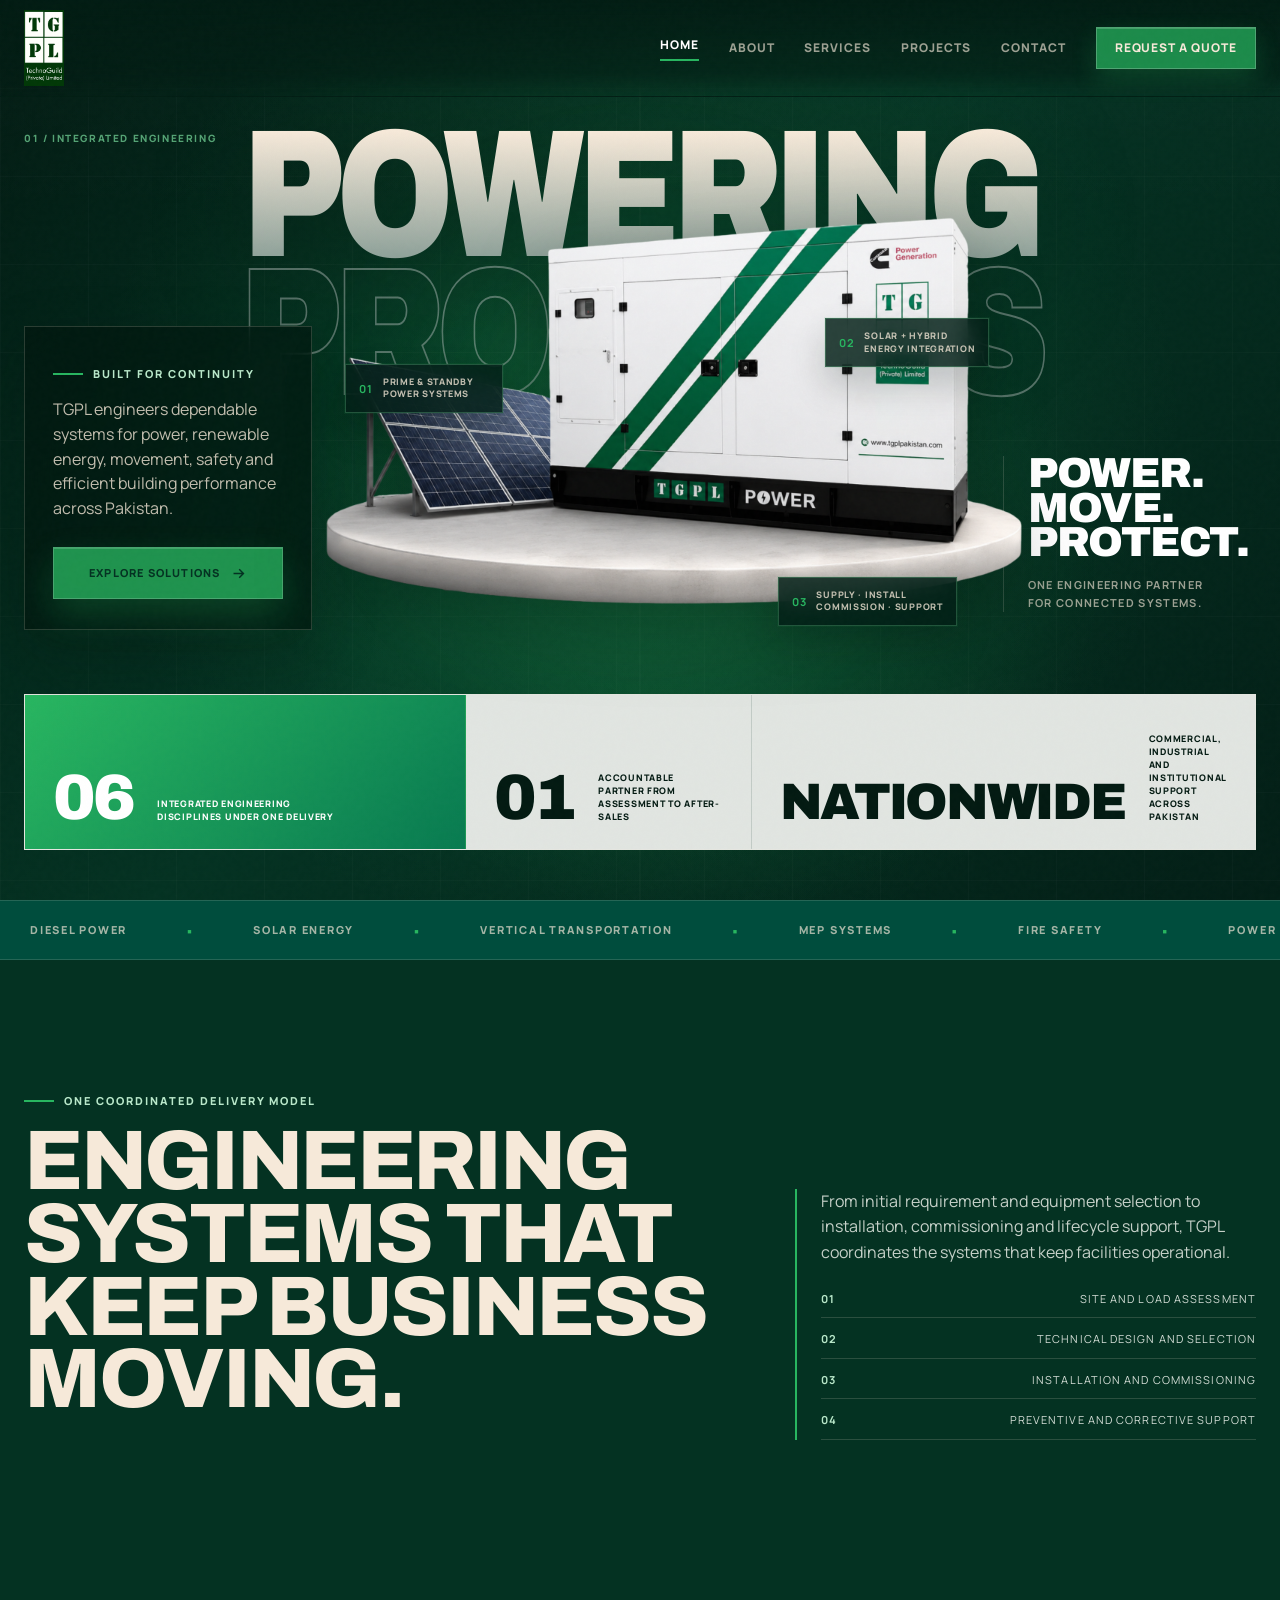
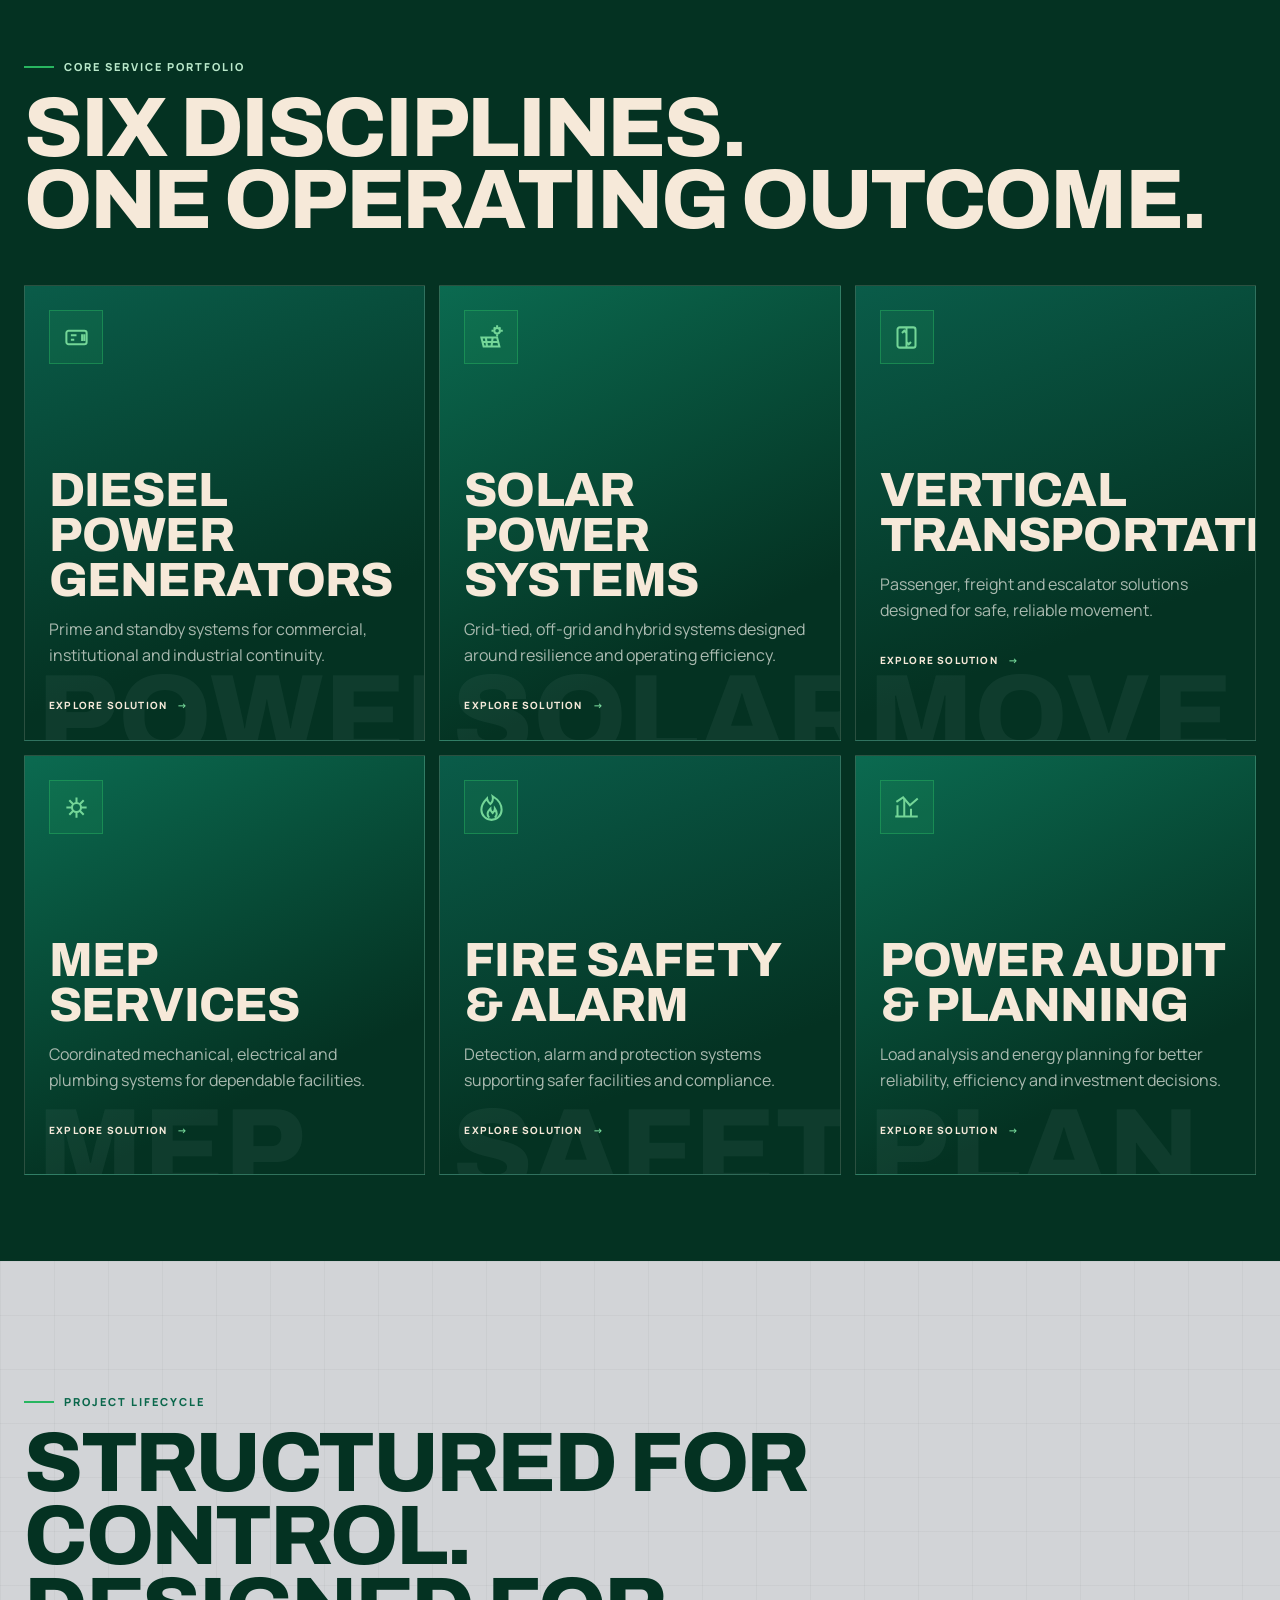
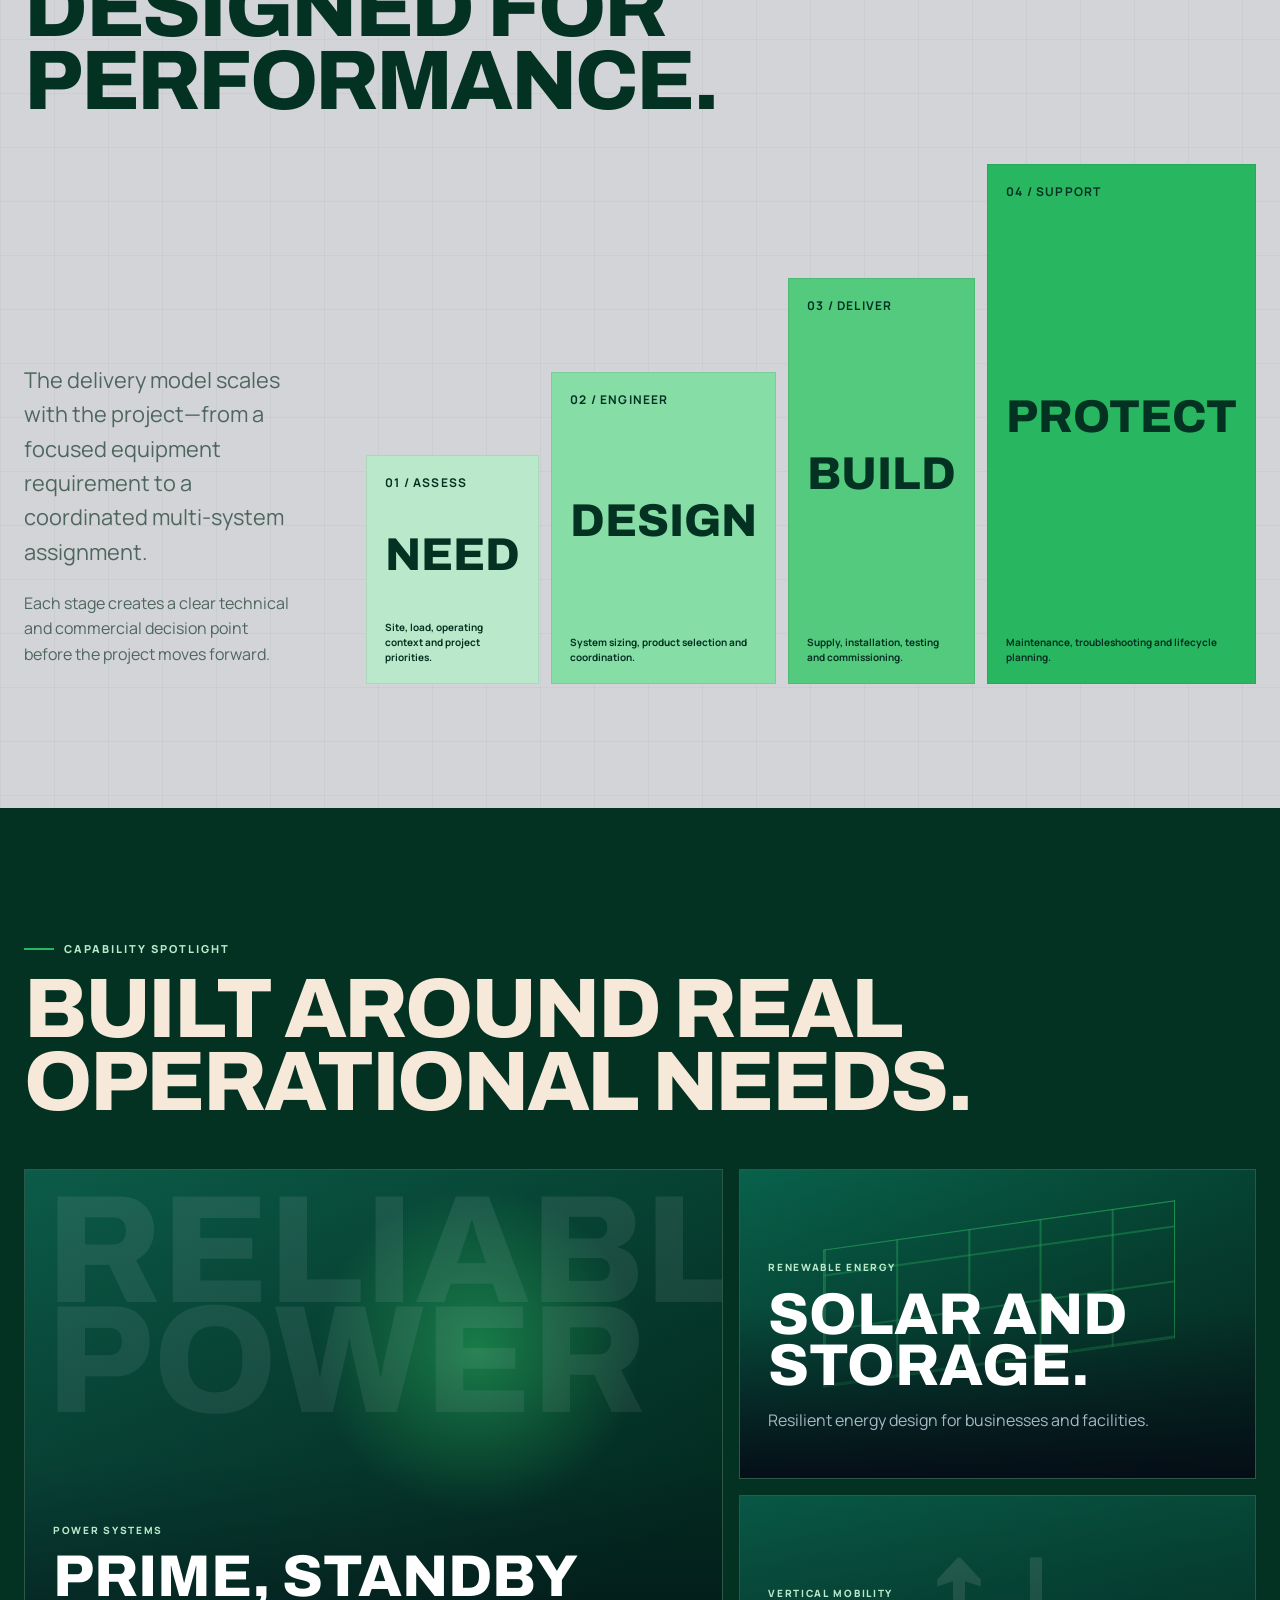
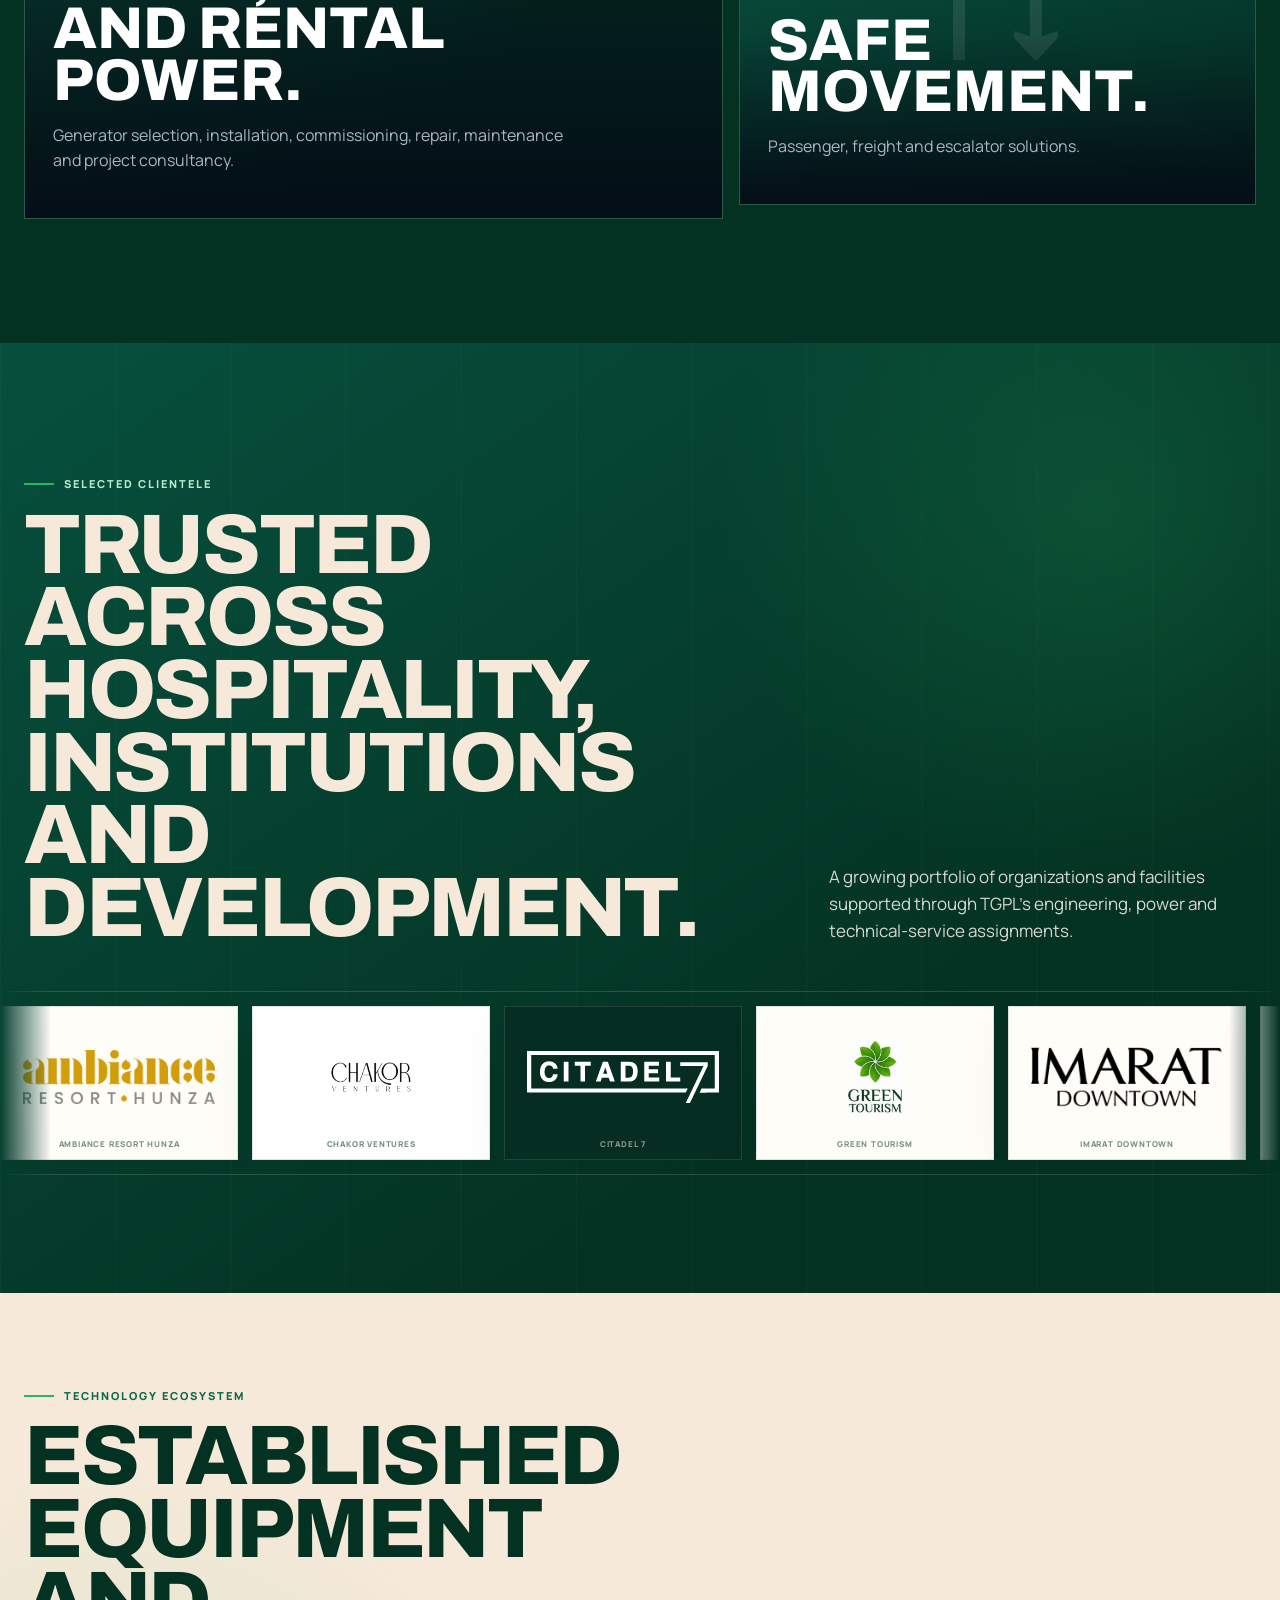
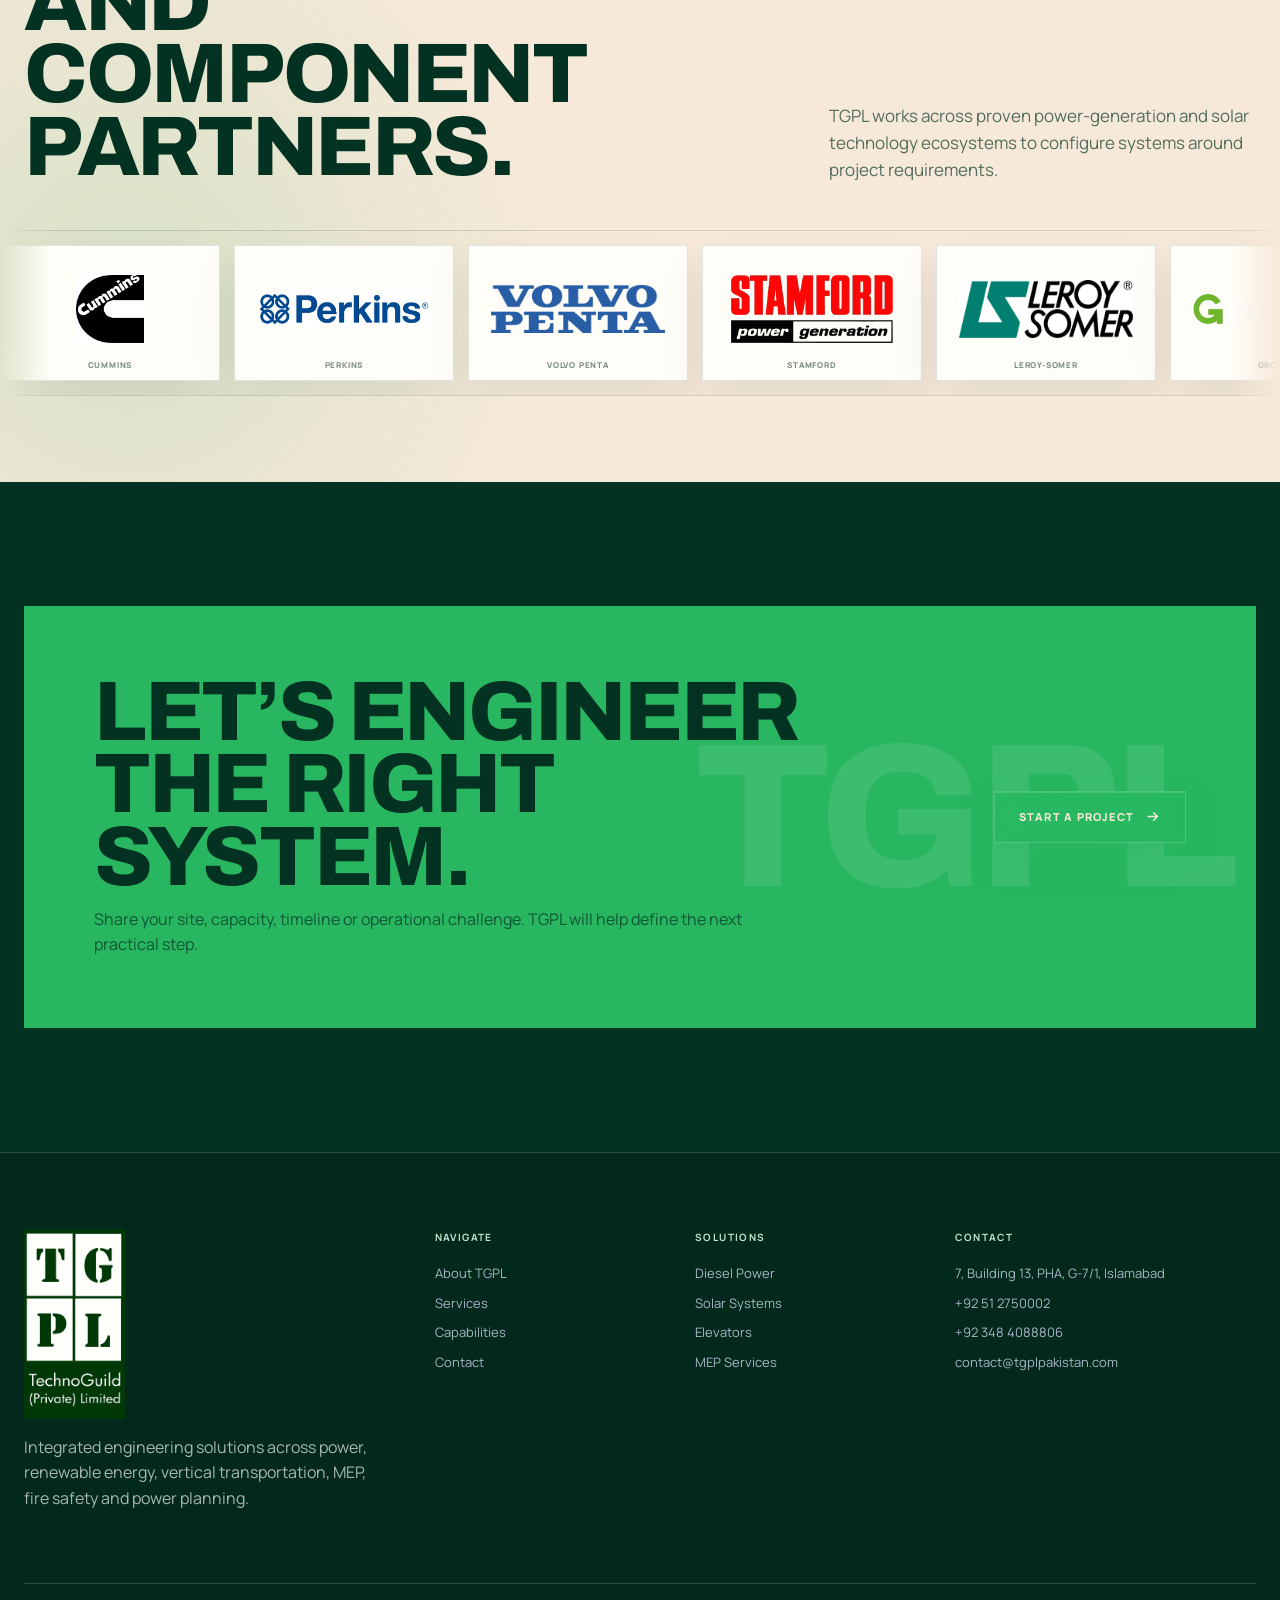
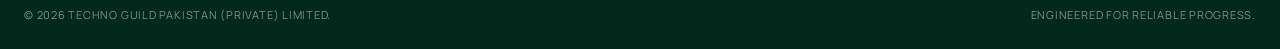
<file: index.html>
<!doctype html>
<html lang="en">
<head>
  <meta charset="utf-8">
  <meta name="viewport" content="width=device-width,initial-scale=1">
  <title>TGPL | Integrated Engineering Solutions Pakistan</title>
  <meta name="description" content="TGPL provides diesel power, solar, vertical transportation, MEP, fire safety and power-planning solutions across Pakistan.">
  <meta name="theme-color" content="#043222">
  <link rel="icon" href="assets/brand/tgpl-logo-complete.png" type="image/png">
  <link rel="manifest" href="site.webmanifest">
  <link rel="stylesheet" href="assets/styles.css?v=6">
</head>
<body class="home">
<header class="site-header">
  <div class="container nav">
    <a class="brand" href="index.html" aria-label="TGPL home"><img src="assets/brand/tgpl-logo-complete.png" alt="Techno Guild Pakistan (Private) Limited"></a>
    <button class="nav-toggle" aria-label="Open navigation" aria-expanded="false"><span></span><span></span><span></span></button>
    <nav class="nav-links">
      <a href="index.html" class="active">Home</a>
      <a href="about.html">About</a>
      <a href="services.html">Services</a>
      <a href="projects.html">Projects</a>
      <a href="contact.html">Contact</a>
      <a class="nav-cta" href="contact.html">Request a quote</a>
    </nav>
  </div>
</header>

<main>
  <section class="hero hero-v4">
    <div class="hero-v4-grid" aria-hidden="true"></div>
    <div class="hero-v4-glow" aria-hidden="true"></div>
    <div class="hero-v4-backdrop" aria-hidden="true">
      <span>Powering</span>
      <span>Progress</span>
    </div>

    <div class="container hero-v4-stage">
      <div class="hero-v4-index">01 / INTEGRATED ENGINEERING</div>

      <h1 class="mobile-hero-title" aria-label="Powering Progress"><span>Powering</span><span>Progress</span></h1>

      <article class="hero-v4-copy reveal">
        <span class="eyebrow">Built for continuity</span>
        <p>TGPL engineers dependable systems for power, renewable energy, movement, safety and efficient building performance across Pakistan.</p>
        <a class="btn btn-primary" href="services.html">Explore solutions
          <svg viewBox="0 0 24 24" fill="none" stroke="currentColor" stroke-width="2" aria-hidden="true"><path d="M5 12h14M13 6l6 6-6 6"/></svg>
        </a>
      </article>

      <div class="hero-v4-visual reveal delay-1" data-parallax aria-label="TGPL generator and solar system visual">
        <img class="hero-system-photo" src="assets/source/hero-generator-solar.png" alt="TGPL diesel generator with solar panel array" loading="eager">

        <div class="hero-float-card hero-float-a"><b>01</b><span>Prime &amp; standby<br>power systems</span></div>
        <div class="hero-float-card hero-float-b"><b>02</b><span>Solar + hybrid<br>energy integration</span></div>
        <div class="hero-float-card hero-float-c"><b>03</b><span>Supply · install<br>commission · support</span></div>
      </div>

      <aside class="hero-v4-side reveal delay-2">
        <strong>Power.<br>Move.<br>Protect.</strong>
        <span>One engineering partner<br>for connected systems.</span>
      </aside>

      <div class="hero-v4-metrics reveal delay-2" aria-label="TGPL delivery model">
        <div class="hero-v4-metric hero-v4-metric-accent"><strong>06</strong><span>Integrated engineering<br>disciplines under one delivery</span></div>
        <div class="hero-v4-metric"><strong>01</strong><span>Accountable partner from<br>assessment to after-sales</span></div>
        <div class="hero-v4-metric hero-v4-metric-wide"><strong>Nationwide</strong><span>Commercial, industrial and<br>institutional support across Pakistan</span></div>
      </div>
    </div>
  </section>

  <div class="marquee">
    <div class="marquee-track">
      <span>Diesel Power</span><span>Solar Energy</span><span>Vertical Transportation</span><span>MEP Systems</span><span>Fire Safety</span><span>Power Planning</span>
      <span>Diesel Power</span><span>Solar Energy</span><span>Vertical Transportation</span><span>MEP Systems</span><span>Fire Safety</span><span>Power Planning</span>
    </div>
  </div>

  <section class="section">
    <div class="container editorial-intro">
      <div class="reveal">
        <span class="eyebrow">One coordinated delivery model</span>
        <h2 class="h2">Engineering systems that keep business moving.</h2>
      </div>
      <div class="intro-note reveal delay-1">
        <p>From initial requirement and equipment selection to installation, commissioning and lifecycle support, TGPL coordinates the systems that keep facilities operational.</p>
        <div class="micro-list">
          <span><b>01</b> Site and load assessment</span>
          <span><b>02</b> Technical design and selection</span>
          <span><b>03</b> Installation and commissioning</span>
          <span><b>04</b> Preventive and corrective support</span>
        </div>
      </div>
    </div>
  </section>

  <section class="section-sm">
    <div class="container">
      <span class="eyebrow reveal">Core service portfolio</span>
      <h2 class="h2 reveal">Six disciplines.<br>One operating outcome.</h2>
      <div class="service-grid">
        <article class="service-card reveal" data-word="Power">
          <div class="service-icon"><svg viewBox="0 0 24 24" fill="none" stroke="currentColor" stroke-width="1.8"><rect x="3" y="6" width="18" height="12" rx="2"/><path d="M7 10h5M7 14h3M17 9v6M19 9v6"/></svg></div>
          <h3 class="h3">Diesel Power Generators</h3>
          <p>Prime and standby systems for commercial, institutional and industrial continuity.</p>
          <a class="service-link" href="diesel-generators.html">Explore solution <span>→</span></a>
        </article>
        <article class="service-card reveal" data-word="Solar">
          <div class="service-icon"><svg viewBox="0 0 24 24" fill="none" stroke="currentColor" stroke-width="1.8"><circle cx="17" cy="6" r="2.5"/><path d="M17 1v2M17 9v2M12 6h2M20 6h2M14 3l1.2 1.2M20 3l-1.2 1.2"/><path d="M3 12h14l2 8H5l-2-8Z"/><path d="M7 12l1 8M13 12l-1 8M4 16h14"/></svg></div>
          <h3 class="h3">Solar Power Systems</h3>
          <p>Grid-tied, off-grid and hybrid systems designed around resilience and operating efficiency.</p>
          <a class="service-link" href="solar-power.html">Explore solution <span>→</span></a>
        </article>
        <article class="service-card reveal" data-word="Move">
          <div class="service-icon"><svg viewBox="0 0 24 24" fill="none" stroke="currentColor" stroke-width="1.8"><rect x="4" y="3" width="16" height="18" rx="2"/><path d="M12 3v18M8 8l2-2 2 2M16 16l-2 2-2-2"/></svg></div>
          <h3 class="h3">Vertical Transportation</h3>
          <p>Passenger, freight and escalator solutions designed for safe, reliable movement.</p>
          <a class="service-link" href="vertical-transportation.html">Explore solution <span>→</span></a>
        </article>
        <article class="service-card reveal" data-word="MEP">
          <div class="service-icon"><svg viewBox="0 0 24 24" fill="none" stroke="currentColor" stroke-width="1.8"><path d="M12 3v5M12 16v5M3 12h5M16 12h5"/><circle cx="12" cy="12" r="4"/><path d="M5.6 5.6l3.5 3.5M14.9 14.9l3.5 3.5M18.4 5.6l-3.5 3.5M9.1 14.9l-3.5 3.5"/></svg></div>
          <h3 class="h3">MEP Services</h3>
          <p>Coordinated mechanical, electrical and plumbing systems for dependable facilities.</p>
          <a class="service-link" href="mep-services.html">Explore solution <span>→</span></a>
        </article>
        <article class="service-card reveal" data-word="Safety">
          <div class="service-icon"><svg viewBox="0 0 24 24" fill="none" stroke="currentColor" stroke-width="1.8"><path d="M13 2s1 4-2 7c-2-2-3-3-3-5-3 3-5 6-5 10a9 9 0 0 0 18 0c0-5-3-9-8-12Z"/><path d="M10 21c-2-2-2-5 1-8 0 2 1 3 2 4 1-1 2-2 2-4 2 3 2 6 0 8"/></svg></div>
          <h3 class="h3">Fire Safety & Alarm</h3>
          <p>Detection, alarm and protection systems supporting safer facilities and compliance.</p>
          <a class="service-link" href="fire-safety.html">Explore solution <span>→</span></a>
        </article>
        <article class="service-card reveal" data-word="Plan">
          <div class="service-icon"><svg viewBox="0 0 24 24" fill="none" stroke="currentColor" stroke-width="1.8"><path d="M4 20V10M10 20V4M16 20v-7M22 20H2"/><path d="m3 7 6-4 6 7 7-6"/></svg></div>
          <h3 class="h3">Power Audit & Planning</h3>
          <p>Load analysis and energy planning for better reliability, efficiency and investment decisions.</p>
          <a class="service-link" href="power-audit.html">Explore solution <span>→</span></a>
        </article>
      </div>
    </div>
  </section>

  <section class="section light-section">
    <div class="container">
      <span class="eyebrow reveal">Project lifecycle</span>
      <h2 class="h2 reveal">Structured for control.<br>Designed for performance.</h2>
      <div class="lifecycle-grid">
        <div class="lifecycle-copy reveal">
          <p class="lead">The delivery model scales with the project—from a focused equipment requirement to a coordinated multi-system assignment.</p>
          <p class="muted">Each stage creates a clear technical and commercial decision point before the project moves forward.</p>
        </div>
        <div class="lifecycle-bars reveal delay-1">
          <div class="lifecycle-bar" style="--h:44%"><i>01 / Assess</i><strong>Need</strong><span>Site, load, operating context and project priorities.</span></div>
          <div class="lifecycle-bar" style="--h:60%"><i>02 / Engineer</i><strong>Design</strong><span>System sizing, product selection and coordination.</span></div>
          <div class="lifecycle-bar" style="--h:78%"><i>03 / Deliver</i><strong>Build</strong><span>Supply, installation, testing and commissioning.</span></div>
          <div class="lifecycle-bar" style="--h:100%"><i>04 / Support</i><strong>Protect</strong><span>Maintenance, troubleshooting and lifecycle planning.</span></div>
        </div>
      </div>
    </div>
  </section>

  <section class="section">
    <div class="container">
      <span class="eyebrow reveal">Capability spotlight</span>
      <h2 class="h2 reveal">Built around real<br>operational needs.</h2>
      <div class="work-grid">
        <article class="work-card tall reveal">
          <div class="work-visual visual-generator"></div>
          <div class="work-content">
            <span class="work-tag">Power systems</span>
            <h3>Prime, standby and rental power.</h3>
            <p>Generator selection, installation, commissioning, repair, maintenance and project consultancy.</p>
          </div>
        </article>
        <div>
          <article class="work-card small reveal delay-1">
            <div class="work-visual visual-solar"></div>
            <div class="work-content"><span class="work-tag">Renewable energy</span><h3>Solar and storage.</h3><p>Resilient energy design for businesses and facilities.</p></div>
          </article>
          <article class="work-card small reveal delay-2" style="margin-top:16px">
            <div class="work-visual visual-elevator"></div>
            <div class="work-content"><span class="work-tag">Vertical mobility</span><h3>Safe movement.</h3><p>Passenger, freight and escalator solutions.</p></div>
          </article>
        </div>
      </div>
    </div>
  </section>


  <section class="section clientele-section">
    <div class="container logo-section-head">
      <div class="reveal">
        <span class="eyebrow">Selected clientele</span>
        <h2 class="h2">Trusted across hospitality,<br>institutions and development.</h2>
      </div>
      <p class="lead reveal delay-1">A growing portfolio of organizations and facilities supported through TGPL’s engineering, power and technical-service assignments.</p>
    </div>
    <div class="logo-rail client-rail reveal" aria-label="Selected TGPL clients">
      <div class="logo-track">
        <div class="logo-set"><div class="logo-tile"><img src="assets/clients/ambiance-resort-hunza.webp" alt="Ambiance Resort Hunza" loading="lazy"><span>Ambiance Resort Hunza</span></div><div class="logo-tile chakor-card"><img src="assets/clients/chakor-ventures.png" alt="Chakor Ventures" loading="lazy"><span>Chakor Ventures</span></div><div class="logo-tile dark"><img src="assets/clients/citadel-7.webp" alt="Citadel 7" loading="lazy"><span>Citadel 7</span></div><div class="logo-tile"><img src="assets/clients/green-tourism.webp" alt="Green Tourism" loading="lazy"><span>Green Tourism</span></div><div class="logo-tile"><img src="assets/clients/imarat-downtown.webp" alt="IMARAT Downtown" loading="lazy"><span>IMARAT Downtown</span></div><div class="logo-tile"><img src="assets/clients/islamabad-club.webp" alt="Islamabad Club" loading="lazy"><span>Islamabad Club</span></div><div class="logo-tile"><img src="assets/clients/marriott-international.png" alt="Marriott International" loading="lazy"><span>Marriott International</span></div><div class="logo-tile"><img src="assets/clients/numl.webp" alt="National University of Modern Languages" loading="lazy"><span>National University of Modern Languages</span></div><div class="logo-tile"><img src="assets/clients/ramada.webp" alt="Ramada" loading="lazy"><span>Ramada</span></div></div>
        <div class="logo-set" aria-hidden="true"><div class="logo-tile" aria-hidden="true"><img src="assets/clients/ambiance-resort-hunza.webp" alt="" loading="lazy"><span>Ambiance Resort Hunza</span></div><div class="logo-tile chakor-card" aria-hidden="true"><img src="assets/clients/chakor-ventures.png" alt="" loading="lazy"><span>Chakor Ventures</span></div><div class="logo-tile dark" aria-hidden="true"><img src="assets/clients/citadel-7.webp" alt="" loading="lazy"><span>Citadel 7</span></div><div class="logo-tile" aria-hidden="true"><img src="assets/clients/green-tourism.webp" alt="" loading="lazy"><span>Green Tourism</span></div><div class="logo-tile" aria-hidden="true"><img src="assets/clients/imarat-downtown.webp" alt="" loading="lazy"><span>IMARAT Downtown</span></div><div class="logo-tile" aria-hidden="true"><img src="assets/clients/islamabad-club.webp" alt="" loading="lazy"><span>Islamabad Club</span></div><div class="logo-tile" aria-hidden="true"><img src="assets/clients/marriott-international.png" alt="" loading="lazy"><span>Marriott International</span></div><div class="logo-tile" aria-hidden="true"><img src="assets/clients/numl.webp" alt="" loading="lazy"><span>National University of Modern Languages</span></div><div class="logo-tile" aria-hidden="true"><img src="assets/clients/ramada.webp" alt="" loading="lazy"><span>Ramada</span></div></div>
      </div>
    </div>
  </section>


  <section class="section-sm partner-section">
    <div class="container logo-section-head">
      <div class="reveal">
        <span class="eyebrow">Technology ecosystem</span>
        <h2 class="h2">Established equipment<br>and component partners.</h2>
      </div>
      <p class="lead reveal delay-1">TGPL works across proven power-generation and solar technology ecosystems to configure systems around project requirements.</p>
    </div>
    <div class="logo-rail partner-rail reveal" aria-label="TGPL technology partners">
      <div class="logo-track logo-track-reverse">
        <div class="logo-set"><div class="logo-tile"><img src="assets/partners/cummins.webp" alt="Cummins" loading="lazy"><span>Cummins</span></div><div class="logo-tile"><img src="assets/partners/perkins.webp" alt="Perkins" loading="lazy"><span>Perkins</span></div><div class="logo-tile"><img src="assets/partners/volvo-penta.webp" alt="Volvo Penta" loading="lazy"><span>Volvo Penta</span></div><div class="logo-tile"><img src="assets/partners/stamford.webp" alt="Stamford" loading="lazy"><span>Stamford</span></div><div class="logo-tile"><img src="assets/partners/leroy-somer.webp" alt="Leroy-Somer" loading="lazy"><span>Leroy-Somer</span></div><div class="logo-tile"><img src="assets/partners/growatt.webp" alt="Growatt" loading="lazy"><span>Growatt</span></div><div class="logo-tile"><img src="assets/partners/ja-solar.webp" alt="JA Solar" loading="lazy"><span>JA Solar</span></div><div class="logo-tile"><img src="assets/partners/jinko-solar.webp" alt="Jinko Solar" loading="lazy"><span>Jinko Solar</span></div><div class="logo-tile"><img src="assets/partners/knox.webp" alt="Knox" loading="lazy"><span>Knox</span></div><div class="logo-tile"><img src="assets/partners/canadian-solar.webp" alt="Canadian Solar" loading="lazy"><span>Canadian Solar</span></div><div class="logo-tile"><img src="assets/partners/longi-solar.webp" alt="LONGi Solar" loading="lazy"><span>LONGi Solar</span></div><div class="logo-tile"><img src="assets/partners/schneider-electric.webp" alt="Schneider Electric" loading="lazy"><span>Schneider Electric</span></div></div>
        <div class="logo-set" aria-hidden="true"><div class="logo-tile" aria-hidden="true"><img src="assets/partners/cummins.webp" alt="" loading="lazy"><span>Cummins</span></div><div class="logo-tile" aria-hidden="true"><img src="assets/partners/perkins.webp" alt="" loading="lazy"><span>Perkins</span></div><div class="logo-tile" aria-hidden="true"><img src="assets/partners/volvo-penta.webp" alt="" loading="lazy"><span>Volvo Penta</span></div><div class="logo-tile" aria-hidden="true"><img src="assets/partners/stamford.webp" alt="" loading="lazy"><span>Stamford</span></div><div class="logo-tile" aria-hidden="true"><img src="assets/partners/leroy-somer.webp" alt="" loading="lazy"><span>Leroy-Somer</span></div><div class="logo-tile" aria-hidden="true"><img src="assets/partners/growatt.webp" alt="" loading="lazy"><span>Growatt</span></div><div class="logo-tile" aria-hidden="true"><img src="assets/partners/ja-solar.webp" alt="" loading="lazy"><span>JA Solar</span></div><div class="logo-tile" aria-hidden="true"><img src="assets/partners/jinko-solar.webp" alt="" loading="lazy"><span>Jinko Solar</span></div><div class="logo-tile" aria-hidden="true"><img src="assets/partners/knox.webp" alt="" loading="lazy"><span>Knox</span></div><div class="logo-tile" aria-hidden="true"><img src="assets/partners/canadian-solar.webp" alt="" loading="lazy"><span>Canadian Solar</span></div><div class="logo-tile" aria-hidden="true"><img src="assets/partners/longi-solar.webp" alt="" loading="lazy"><span>LONGi Solar</span></div><div class="logo-tile" aria-hidden="true"><img src="assets/partners/schneider-electric.webp" alt="" loading="lazy"><span>Schneider Electric</span></div></div>
      </div>
    </div>
  </section>

  <section class="section">
    <div class="container">
      <div class="cta-band reveal">
        <div><h2 class="h2">Let’s engineer the right system.</h2><p>Share your site, capacity, timeline or operational challenge. TGPL will help define the next practical step.</p></div>
        <a class="btn" href="contact.html">Start a project <svg viewBox="0 0 24 24" fill="none" stroke="currentColor" stroke-width="2"><path d="M5 12h14M13 6l6 6-6 6"/></svg></a>
      </div>
    </div>
  </section>
</main>

<footer class="site-footer">
  <div class="container">
    <div class="footer-grid">
      <div class="footer-brand"><img src="assets/brand/tgpl-logo-complete.png" alt="Techno Guild Pakistan (Private) Limited"><p>Integrated engineering solutions across power, renewable energy, vertical transportation, MEP, fire safety and power planning.</p></div>
      <div class="footer-col"><h5>Navigate</h5><a href="about.html">About TGPL</a><a href="services.html">Services</a><a href="projects.html">Capabilities</a><a href="contact.html">Contact</a></div>
      <div class="footer-col"><h5>Solutions</h5><a href="diesel-generators.html">Diesel Power</a><a href="solar-power.html">Solar Systems</a><a href="vertical-transportation.html">Elevators</a><a href="mep-services.html">MEP Services</a></div>
      <div class="footer-col"><h5>Contact</h5><span>7, Building 13, PHA, G-7/1, Islamabad</span><a href="tel:+92512750002">+92 51 2750002</a><a href="tel:+923484088806">+92 348 4088806</a><a href="mailto:contact@tgplpakistan.com">contact@tgplpakistan.com</a></div>
    </div>
    <div class="footer-bottom"><span>© <span data-year></span> Techno Guild Pakistan (Private) Limited.</span><span>Engineered for reliable progress.</span></div>
  </div>
</footer>
<script src="assets/app.js?v=6"></script>
</body>
</html>
</file>
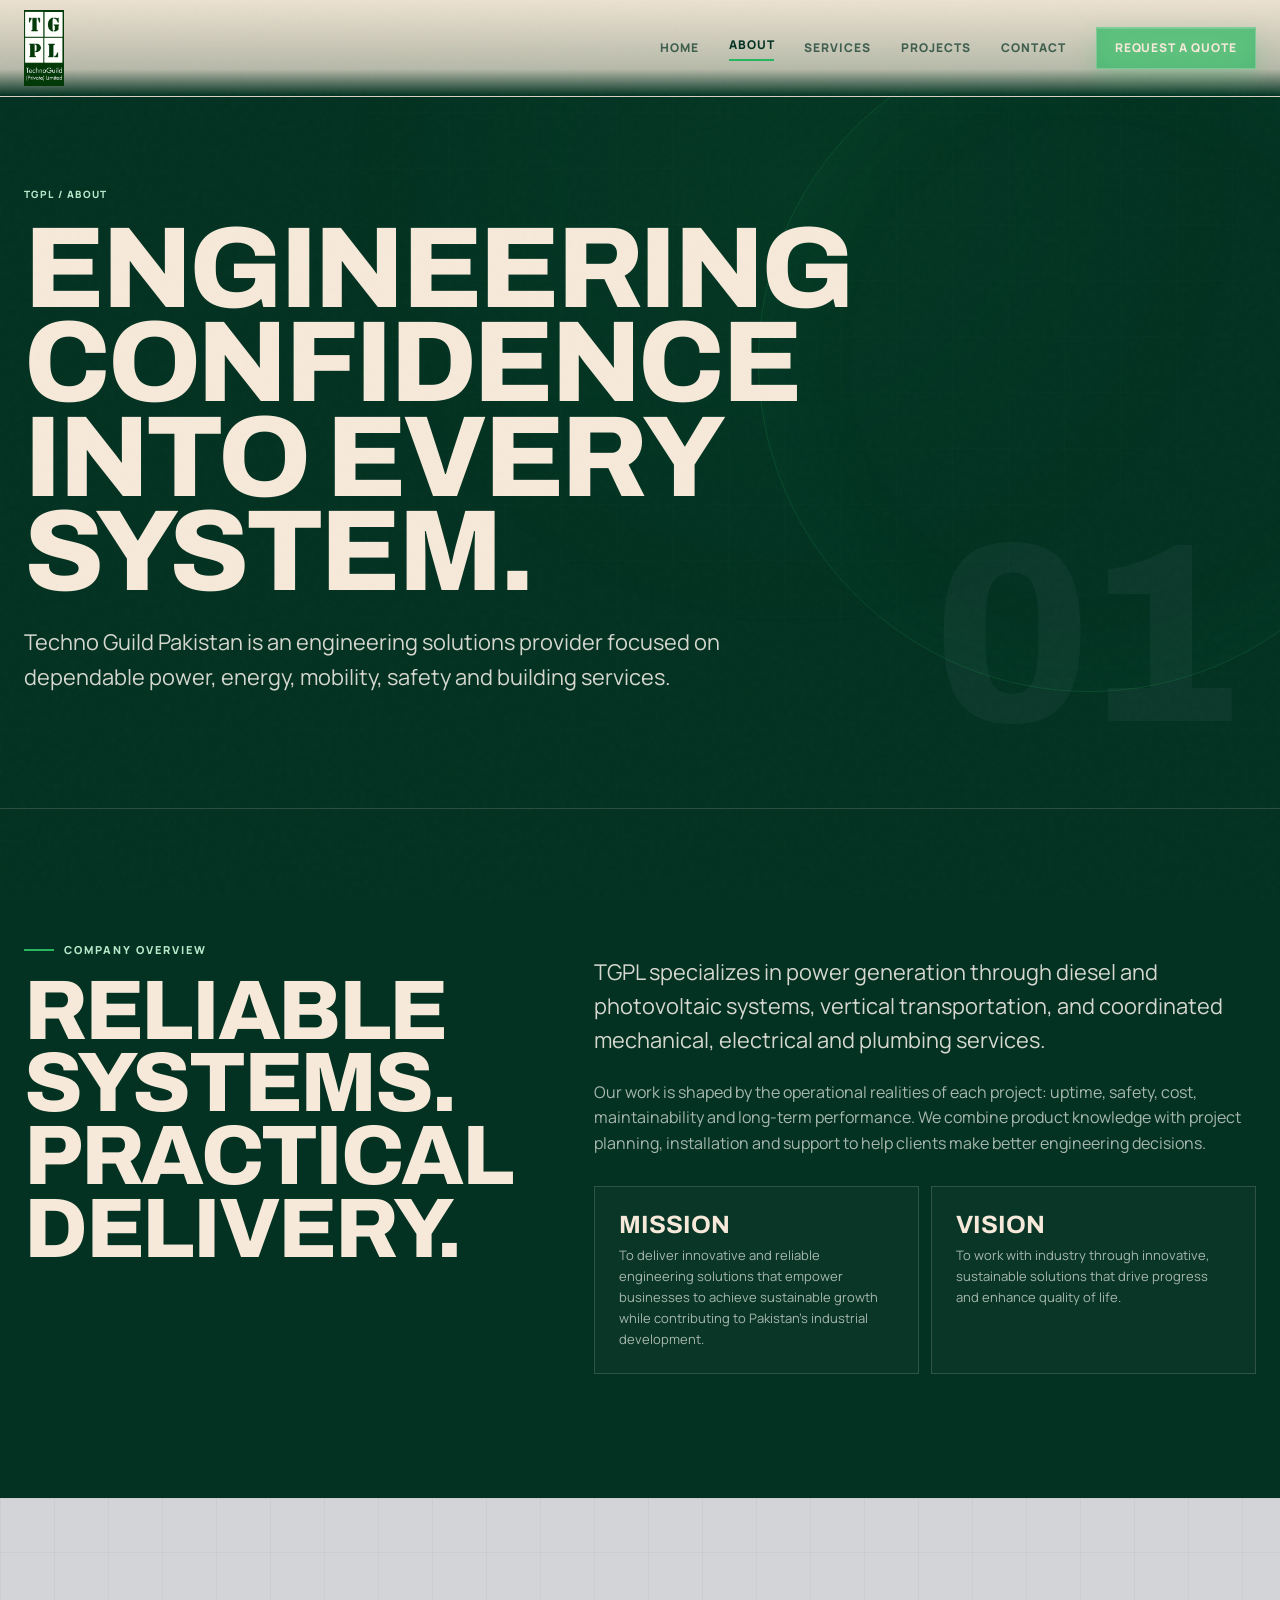
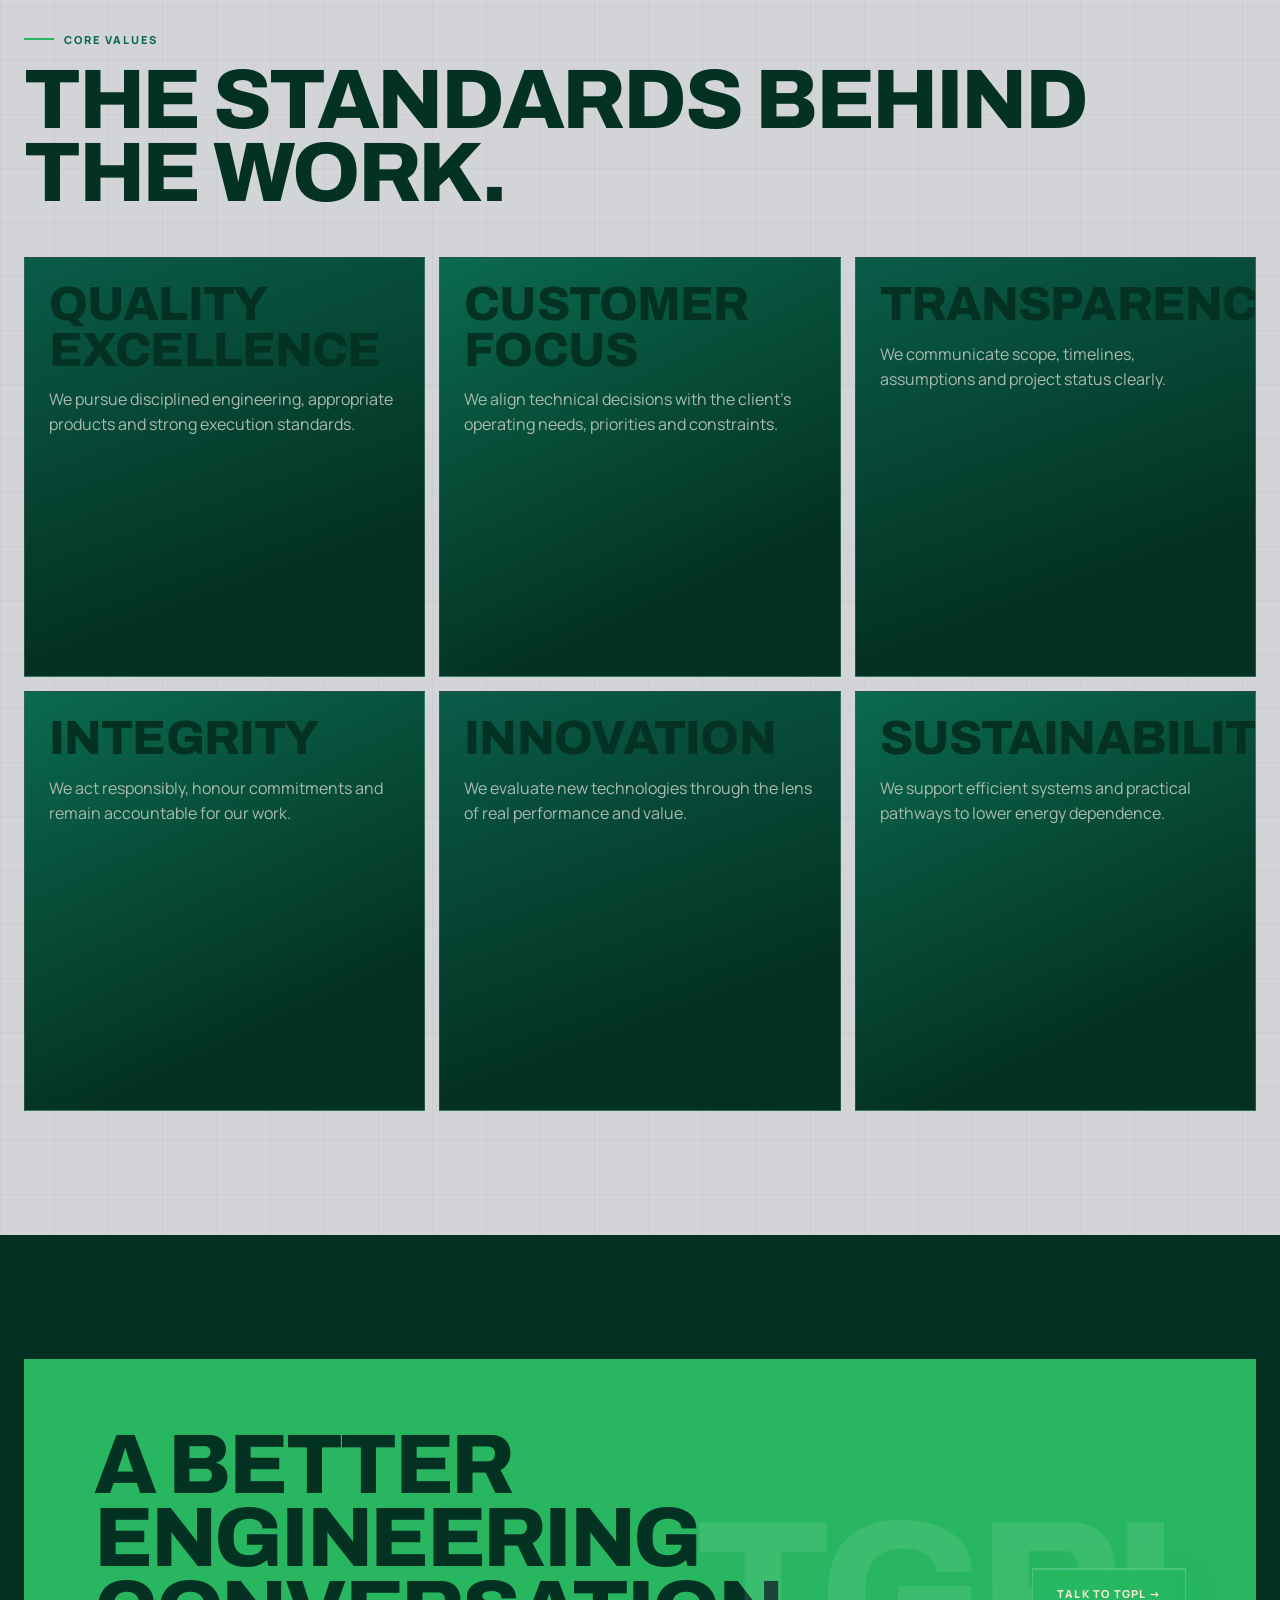
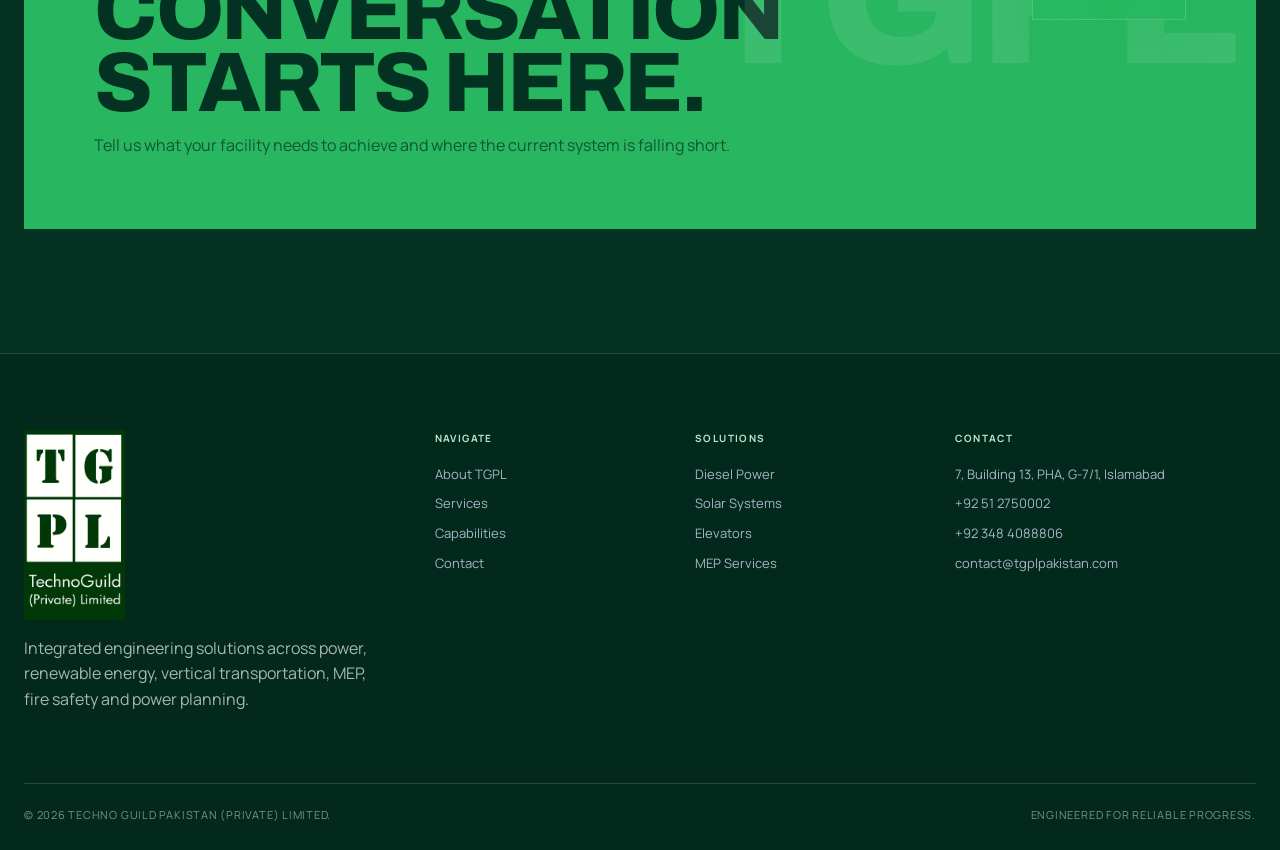
<file: about.html>
<!doctype html><html lang="en"><head><meta charset="utf-8"><meta name="viewport" content="width=device-width,initial-scale=1"><title>About TGPL | Techno Guild Pakistan</title><meta name="description" content="Learn about TGPL, its mission, vision and engineering approach."><meta name="theme-color" content="#043222"><link rel="icon" href="assets/brand/tgpl-logo-complete.png" type="image/png"><link rel="manifest" href="site.webmanifest"><link rel="stylesheet" href="assets/styles.css"></head><body><header class="site-header"><div class="container nav"><a class="brand" href="index.html" aria-label="TGPL home"><img src="assets/brand/tgpl-logo-complete.png" alt="Techno Guild Pakistan (Private) Limited"></a><button class="nav-toggle" aria-label="Open navigation" aria-expanded="false"><span></span><span></span><span></span></button><nav class="nav-links"><a href="index.html" class="">Home</a><a href="about.html" class="active">About</a><a href="services.html" class="">Services</a><a href="projects.html" class="">Projects</a><a href="contact.html" class="">Contact</a><a class="nav-cta" href="contact.html">Request a quote</a></nav></div></header><main><section class="page-hero"><div class="container page-hero-grid"><div class="reveal"><span class="breadcrumb">TGPL / About</span><h1 class="h1">Engineering confidence into every system.</h1><p class="lead">Techno Guild Pakistan is an engineering solutions provider focused on dependable power, energy, mobility, safety and building services.</p></div><div class="page-number">01</div></div></section><section class="section"><div class="container split"><div class="sticky reveal"><span class="eyebrow">Company overview</span><h2 class="h2">Reliable systems.<br>Practical delivery.</h2></div><div class="reveal"><p class="lead">TGPL specializes in power generation through diesel and photovoltaic systems, vertical transportation, and coordinated mechanical, electrical and plumbing services.</p><p class="muted">Our work is shaped by the operational realities of each project: uptime, safety, cost, maintainability and long-term performance. We combine product knowledge with project planning, installation and support to help clients make better engineering decisions.</p><div class="feature-grid"><div class="feature"><h4>Mission</h4><p>To deliver innovative and reliable engineering solutions that empower businesses to achieve sustainable growth while contributing to Pakistan’s industrial development.</p></div><div class="feature"><h4>Vision</h4><p>To work with industry through innovative, sustainable solutions that drive progress and enhance quality of life.</p></div></div></div></div></section><section class="section light-section"><div class="container"><span class="eyebrow reveal">Core values</span><h2 class="h2 reveal">The standards behind<br>the work.</h2><div class="service-grid"><article class="service-card reveal"><h3 class="h3">Quality excellence</h3><p>We pursue disciplined engineering, appropriate products and strong execution standards.</p></article><article class="service-card reveal delay-1"><h3 class="h3">Customer focus</h3><p>We align technical decisions with the client’s operating needs, priorities and constraints.</p></article><article class="service-card reveal delay-2"><h3 class="h3">Transparency</h3><p>We communicate scope, timelines, assumptions and project status clearly.</p></article><article class="service-card reveal"><h3 class="h3">Integrity</h3><p>We act responsibly, honour commitments and remain accountable for our work.</p></article><article class="service-card reveal delay-1"><h3 class="h3">Innovation</h3><p>We evaluate new technologies through the lens of real performance and value.</p></article><article class="service-card reveal delay-2"><h3 class="h3">Sustainability</h3><p>We support efficient systems and practical pathways to lower energy dependence.</p></article></div></div></section><section class="section"><div class="container"><div class="cta-band reveal"><div><h2 class="h2">A better engineering conversation starts here.</h2><p>Tell us what your facility needs to achieve and where the current system is falling short.</p></div><a class="btn" href="contact.html">Talk to TGPL →</a></div></div></section></main><footer class="site-footer"><div class="container"><div class="footer-grid"><div class="footer-brand"><img src="assets/brand/tgpl-logo-complete.png" alt="Techno Guild Pakistan (Private) Limited"><p>Integrated engineering solutions across power, renewable energy, vertical transportation, MEP, fire safety and power planning.</p></div><div class="footer-col"><h5>Navigate</h5><a href="about.html">About TGPL</a><a href="services.html">Services</a><a href="projects.html">Capabilities</a><a href="contact.html">Contact</a></div><div class="footer-col"><h5>Solutions</h5><a href="diesel-generators.html">Diesel Power</a><a href="solar-power.html">Solar Systems</a><a href="vertical-transportation.html">Elevators</a><a href="mep-services.html">MEP Services</a></div><div class="footer-col"><h5>Contact</h5><span>7, Building 13, PHA, G-7/1, Islamabad</span><a href="tel:+92512750002">+92 51 2750002</a><a href="tel:+923484088806">+92 348 4088806</a><a href="mailto:contact@tgplpakistan.com">contact@tgplpakistan.com</a></div></div><div class="footer-bottom"><span>© <span data-year></span> Techno Guild Pakistan (Private) Limited.</span><span>Engineered for reliable progress.</span></div></div></footer><script src="assets/app.js"></script></body></html>
</file>
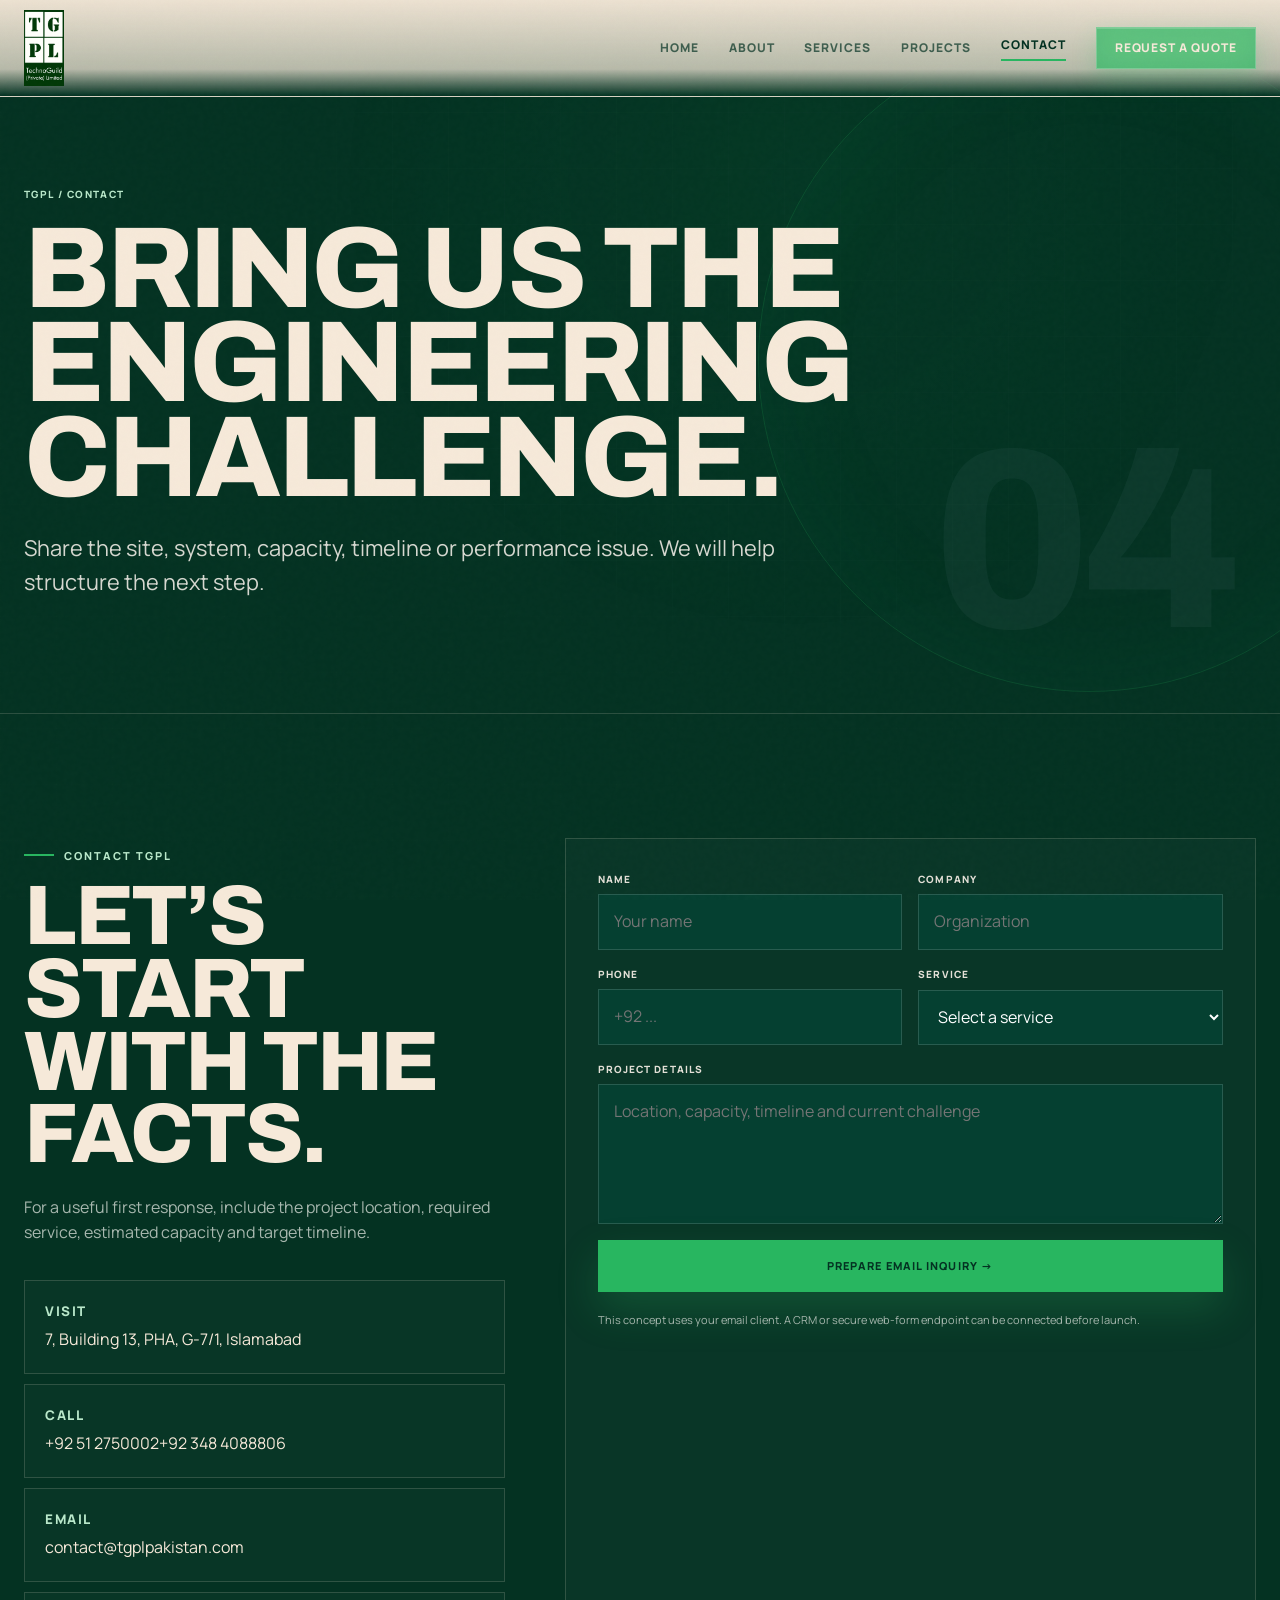
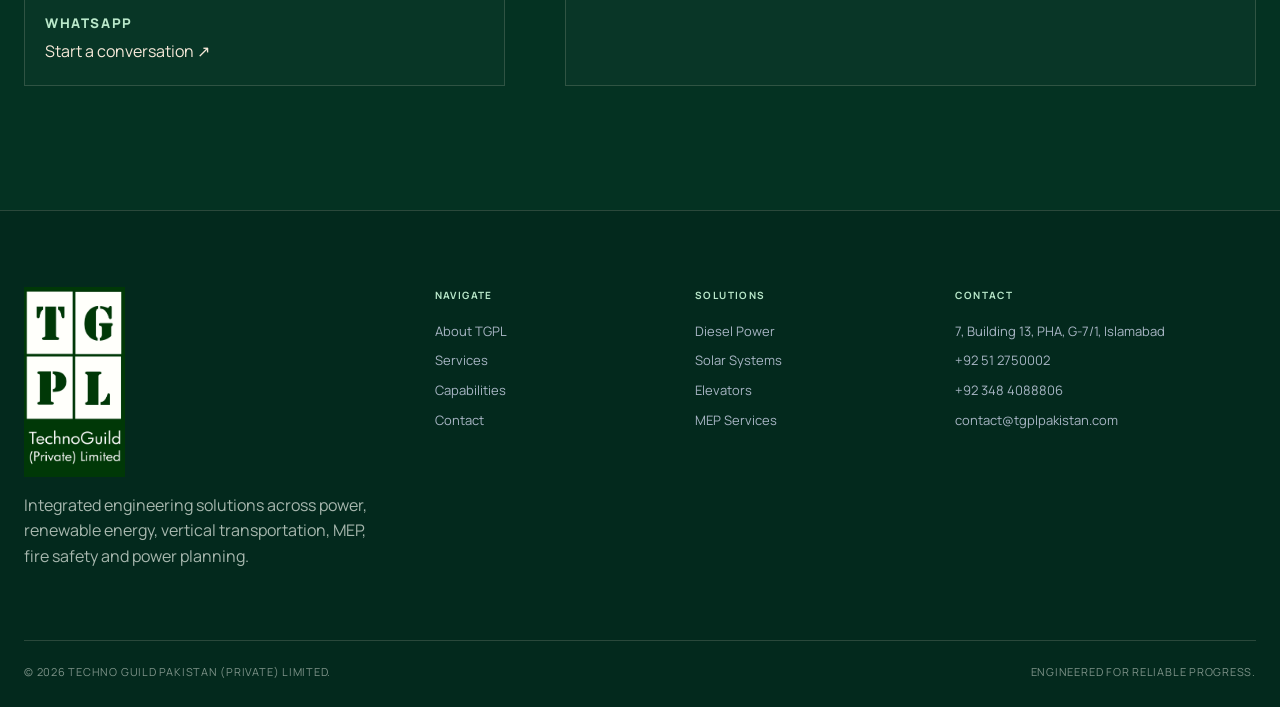
<file: contact.html>
<!doctype html><html lang="en"><head><meta charset="utf-8"><meta name="viewport" content="width=device-width,initial-scale=1"><title>Contact TGPL | Request an Engineering Quote</title><meta name="description" content="Contact TGPL in Islamabad for engineering solutions and project quotations."><meta name="theme-color" content="#043222"><link rel="icon" href="assets/brand/tgpl-logo-complete.png" type="image/png"><link rel="manifest" href="site.webmanifest"><link rel="stylesheet" href="assets/styles.css"></head><body><header class="site-header"><div class="container nav"><a class="brand" href="index.html" aria-label="TGPL home"><img src="assets/brand/tgpl-logo-complete.png" alt="Techno Guild Pakistan (Private) Limited"></a><button class="nav-toggle" aria-label="Open navigation" aria-expanded="false"><span></span><span></span><span></span></button><nav class="nav-links"><a href="index.html" class="">Home</a><a href="about.html" class="">About</a><a href="services.html" class="">Services</a><a href="projects.html" class="">Projects</a><a href="contact.html" class="active">Contact</a><a class="nav-cta" href="contact.html">Request a quote</a></nav></div></header><main><section class="page-hero"><div class="container page-hero-grid"><div class="reveal"><span class="breadcrumb">TGPL / Contact</span><h1 class="h1">Bring us the engineering challenge.</h1><p class="lead">Share the site, system, capacity, timeline or performance issue. We will help structure the next step.</p></div><div class="page-number">04</div></div></section><section class="section"><div class="container contact-grid"><div class="reveal"><span class="eyebrow">Contact TGPL</span><h2 class="h2">Let’s start with the facts.</h2><p class="muted">For a useful first response, include the project location, required service, estimated capacity and target timeline.</p><div class="contact-cards"><div class="contact-card"><small>Visit</small><span>7, Building 13, PHA, G-7/1, Islamabad</span></div><div class="contact-card"><small>Call</small><a href="tel:+92512750002">+92 51 2750002</a><a href="tel:+923484088806">+92 348 4088806</a></div><div class="contact-card"><small>Email</small><a href="mailto:contact@tgplpakistan.com">contact@tgplpakistan.com</a></div><div class="contact-card"><small>WhatsApp</small><a href="https://wa.me/923484088806" target="_blank" rel="noopener">Start a conversation ↗</a></div></div></div><form class="form reveal delay-1" id="inquiryForm"><div class="form-grid"><div class="field"><label for="name">Name</label><input id="name" name="name" required placeholder="Your name"></div><div class="field"><label for="company">Company</label><input id="company" name="company" placeholder="Organization"></div><div class="field"><label for="phone">Phone</label><input id="phone" name="phone" required placeholder="+92 ..."></div><div class="field"><label for="service">Service</label><select id="service" name="service" required><option value="">Select a service</option><option>Diesel Power Generators</option><option>Solar Power Systems</option><option>Vertical Transportation</option><option>MEP Services</option><option>Fire Safety & Alarm</option><option>Power Audit & Planning</option></select></div><div class="field full"><label for="message">Project details</label><textarea id="message" name="message" required placeholder="Location, capacity, timeline and current challenge"></textarea></div><div class="field full"><button class="btn btn-primary" type="submit">Prepare email inquiry →</button><p class="form-note">This concept uses your email client. A CRM or secure web-form endpoint can be connected before launch.</p></div></div></form></div></section></main><footer class="site-footer"><div class="container"><div class="footer-grid"><div class="footer-brand"><img src="assets/brand/tgpl-logo-complete.png" alt="Techno Guild Pakistan (Private) Limited"><p>Integrated engineering solutions across power, renewable energy, vertical transportation, MEP, fire safety and power planning.</p></div><div class="footer-col"><h5>Navigate</h5><a href="about.html">About TGPL</a><a href="services.html">Services</a><a href="projects.html">Capabilities</a><a href="contact.html">Contact</a></div><div class="footer-col"><h5>Solutions</h5><a href="diesel-generators.html">Diesel Power</a><a href="solar-power.html">Solar Systems</a><a href="vertical-transportation.html">Elevators</a><a href="mep-services.html">MEP Services</a></div><div class="footer-col"><h5>Contact</h5><span>7, Building 13, PHA, G-7/1, Islamabad</span><a href="tel:+92512750002">+92 51 2750002</a><a href="tel:+923484088806">+92 348 4088806</a><a href="mailto:contact@tgplpakistan.com">contact@tgplpakistan.com</a></div></div><div class="footer-bottom"><span>© <span data-year></span> Techno Guild Pakistan (Private) Limited.</span><span>Engineered for reliable progress.</span></div></div></footer><script src="assets/app.js"></script></body></html>
</file>
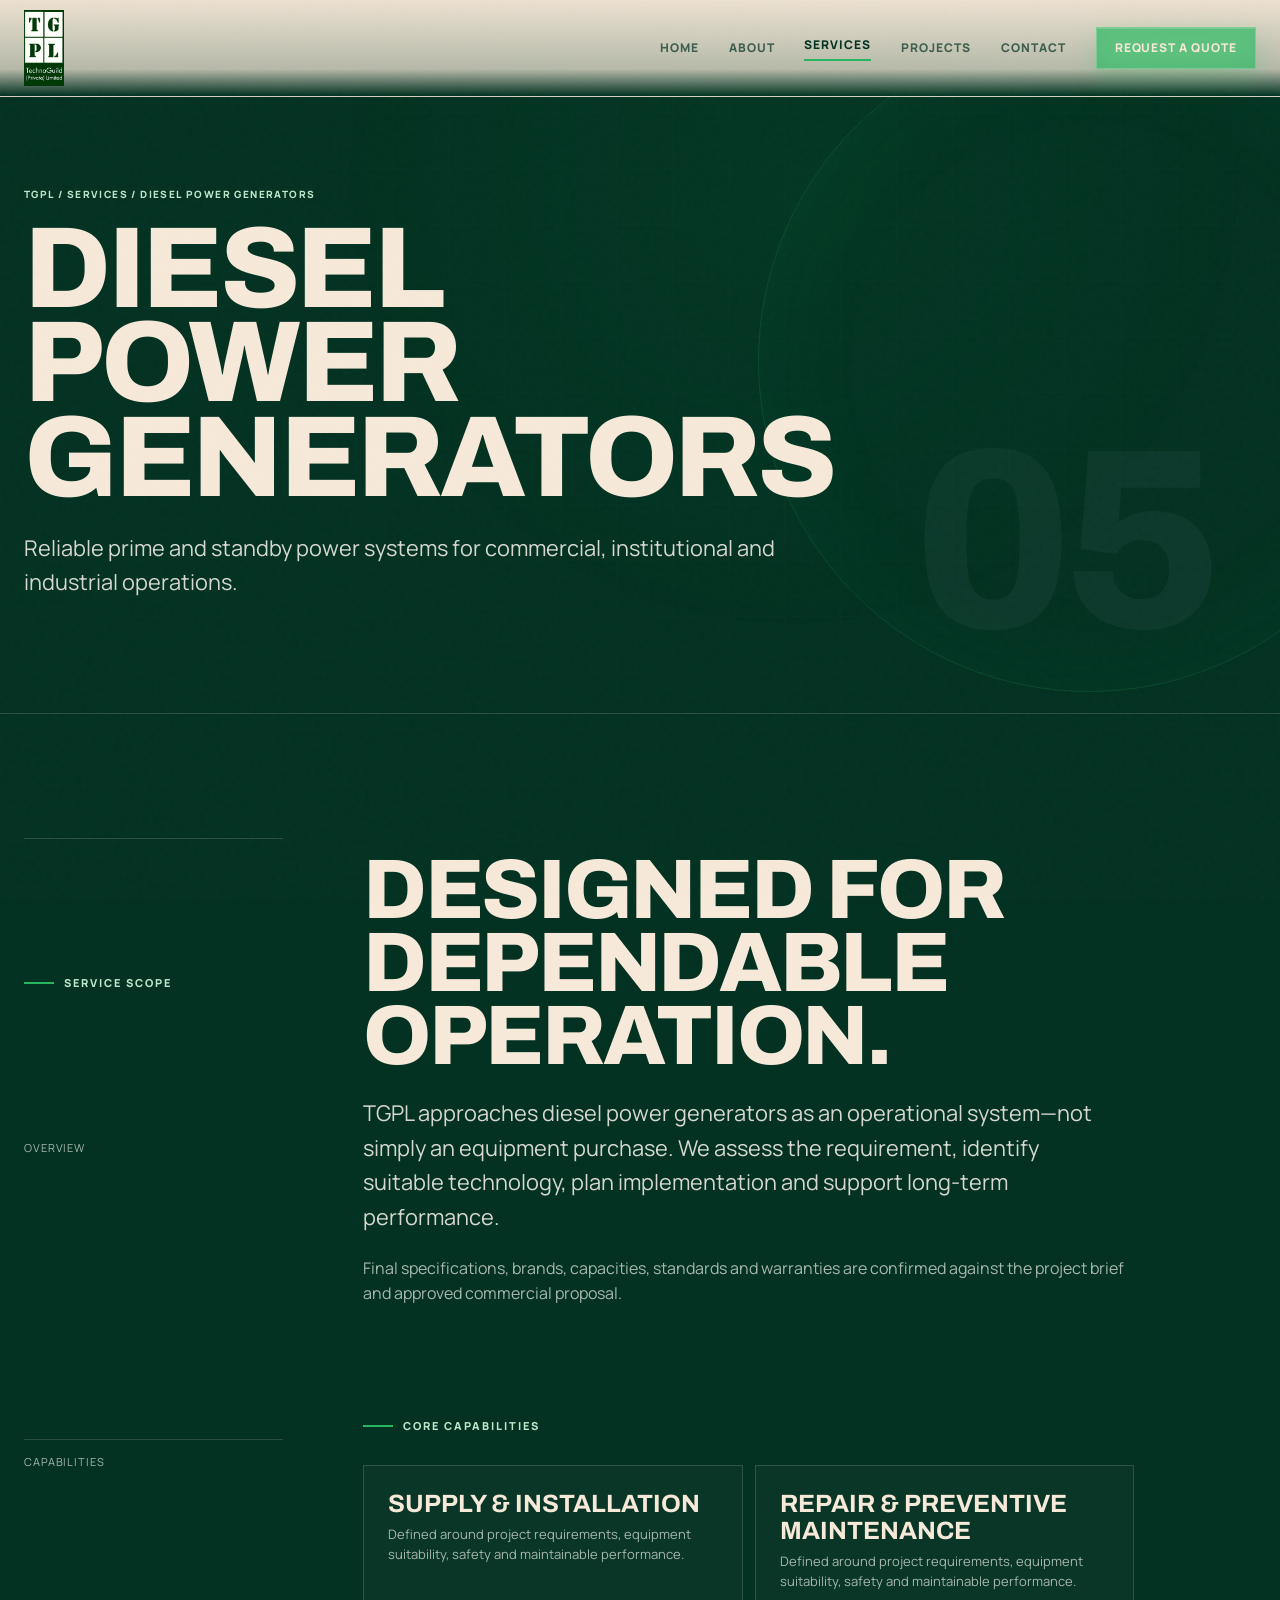
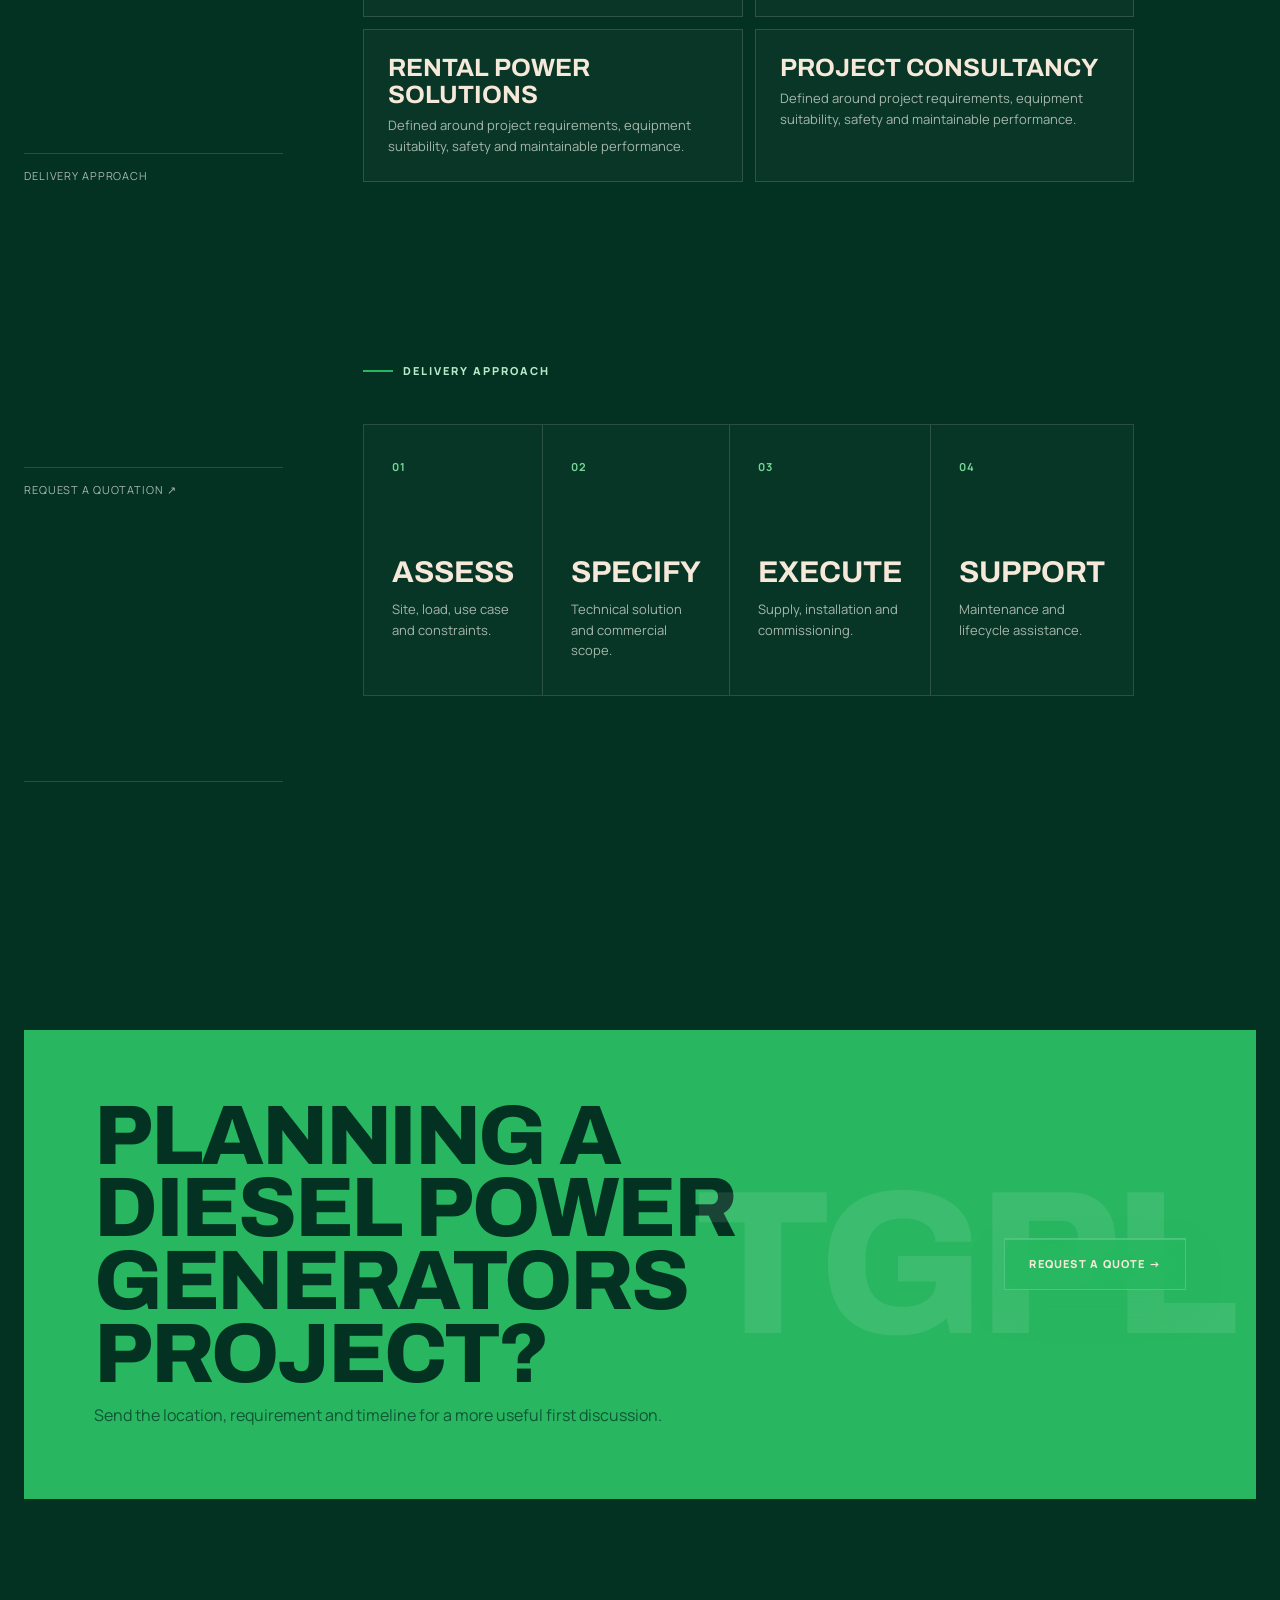
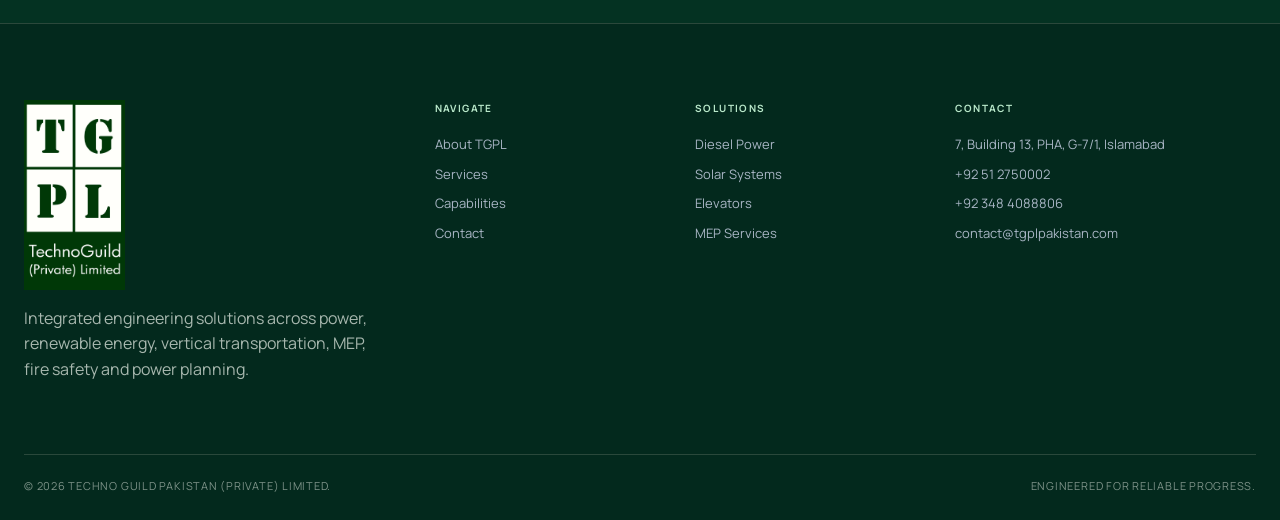
<file: diesel-generators.html>
<!doctype html><html lang="en"><head><meta charset="utf-8"><meta name="viewport" content="width=device-width,initial-scale=1"><title>Diesel Power Generators | TGPL Pakistan</title><meta name="description" content="Reliable prime and standby power systems for commercial, institutional and industrial operations."><meta name="theme-color" content="#043222"><link rel="icon" href="assets/brand/tgpl-logo-complete.png" type="image/png"><link rel="manifest" href="site.webmanifest"><link rel="stylesheet" href="assets/styles.css"></head><body><header class="site-header"><div class="container nav"><a class="brand" href="index.html" aria-label="TGPL home"><img src="assets/brand/tgpl-logo-complete.png" alt="Techno Guild Pakistan (Private) Limited"></a><button class="nav-toggle" aria-label="Open navigation" aria-expanded="false"><span></span><span></span><span></span></button><nav class="nav-links"><a href="index.html" class="">Home</a><a href="about.html" class="">About</a><a href="services.html" class="active">Services</a><a href="projects.html" class="">Projects</a><a href="contact.html" class="">Contact</a><a class="nav-cta" href="contact.html">Request a quote</a></nav></div></header><main><section class="page-hero"><div class="container page-hero-grid"><div class="reveal"><span class="breadcrumb">TGPL / Services / Diesel Power Generators</span><h1 class="h1">Diesel Power Generators</h1><p class="lead">Reliable prime and standby power systems for commercial, institutional and industrial operations.</p></div><div class="page-number">05</div></div></section><section class="section"><div class="container detail-grid"><aside class="detail-nav reveal"><span class="eyebrow">Service scope</span><a href="#overview">Overview</a><a href="#capabilities">Capabilities</a><a href="#delivery">Delivery approach</a><a href="contact.html">Request a quotation ↗</a></aside><div><section id="overview" class="reveal"><h2 class="h2">Designed for dependable operation.</h2><p class="lead">TGPL approaches diesel power generators as an operational system—not simply an equipment purchase. We assess the requirement, identify suitable technology, plan implementation and support long-term performance.</p><p class="muted">Final specifications, brands, capacities, standards and warranties are confirmed against the project brief and approved commercial proposal.</p></section><section id="capabilities" class="section-sm"><span class="eyebrow reveal">Core capabilities</span><div class="feature-grid"><div class="feature"><h4>Supply & installation</h4><p>Defined around project requirements, equipment suitability, safety and maintainable performance.</p></div><div class="feature"><h4>Repair & preventive maintenance</h4><p>Defined around project requirements, equipment suitability, safety and maintainable performance.</p></div><div class="feature"><h4>Rental power solutions</h4><p>Defined around project requirements, equipment suitability, safety and maintainable performance.</p></div><div class="feature"><h4>Project consultancy</h4><p>Defined around project requirements, equipment suitability, safety and maintainable performance.</p></div></div></section><section id="delivery" class="section-sm"><span class="eyebrow reveal">Delivery approach</span><div class="process"><div class="process-step reveal"><b>01</b><h4>Assess</h4><p>Site, load, use case and constraints.</p></div><div class="process-step reveal delay-1"><b>02</b><h4>Specify</h4><p>Technical solution and commercial scope.</p></div><div class="process-step reveal delay-2"><b>03</b><h4>Execute</h4><p>Supply, installation and commissioning.</p></div><div class="process-step reveal delay-3"><b>04</b><h4>Support</h4><p>Maintenance and lifecycle assistance.</p></div></div></section></div></div></section><section class="section"><div class="container"><div class="cta-band reveal"><div><h2 class="h2">Planning a diesel power generators project?</h2><p>Send the location, requirement and timeline for a more useful first discussion.</p></div><a class="btn" href="contact.html">Request a quote →</a></div></div></section></main><footer class="site-footer"><div class="container"><div class="footer-grid"><div class="footer-brand"><img src="assets/brand/tgpl-logo-complete.png" alt="Techno Guild Pakistan (Private) Limited"><p>Integrated engineering solutions across power, renewable energy, vertical transportation, MEP, fire safety and power planning.</p></div><div class="footer-col"><h5>Navigate</h5><a href="about.html">About TGPL</a><a href="services.html">Services</a><a href="projects.html">Capabilities</a><a href="contact.html">Contact</a></div><div class="footer-col"><h5>Solutions</h5><a href="diesel-generators.html">Diesel Power</a><a href="solar-power.html">Solar Systems</a><a href="vertical-transportation.html">Elevators</a><a href="mep-services.html">MEP Services</a></div><div class="footer-col"><h5>Contact</h5><span>7, Building 13, PHA, G-7/1, Islamabad</span><a href="tel:+92512750002">+92 51 2750002</a><a href="tel:+923484088806">+92 348 4088806</a><a href="mailto:contact@tgplpakistan.com">contact@tgplpakistan.com</a></div></div><div class="footer-bottom"><span>© <span data-year></span> Techno Guild Pakistan (Private) Limited.</span><span>Engineered for reliable progress.</span></div></div></footer><script src="assets/app.js"></script></body></html>
</file>
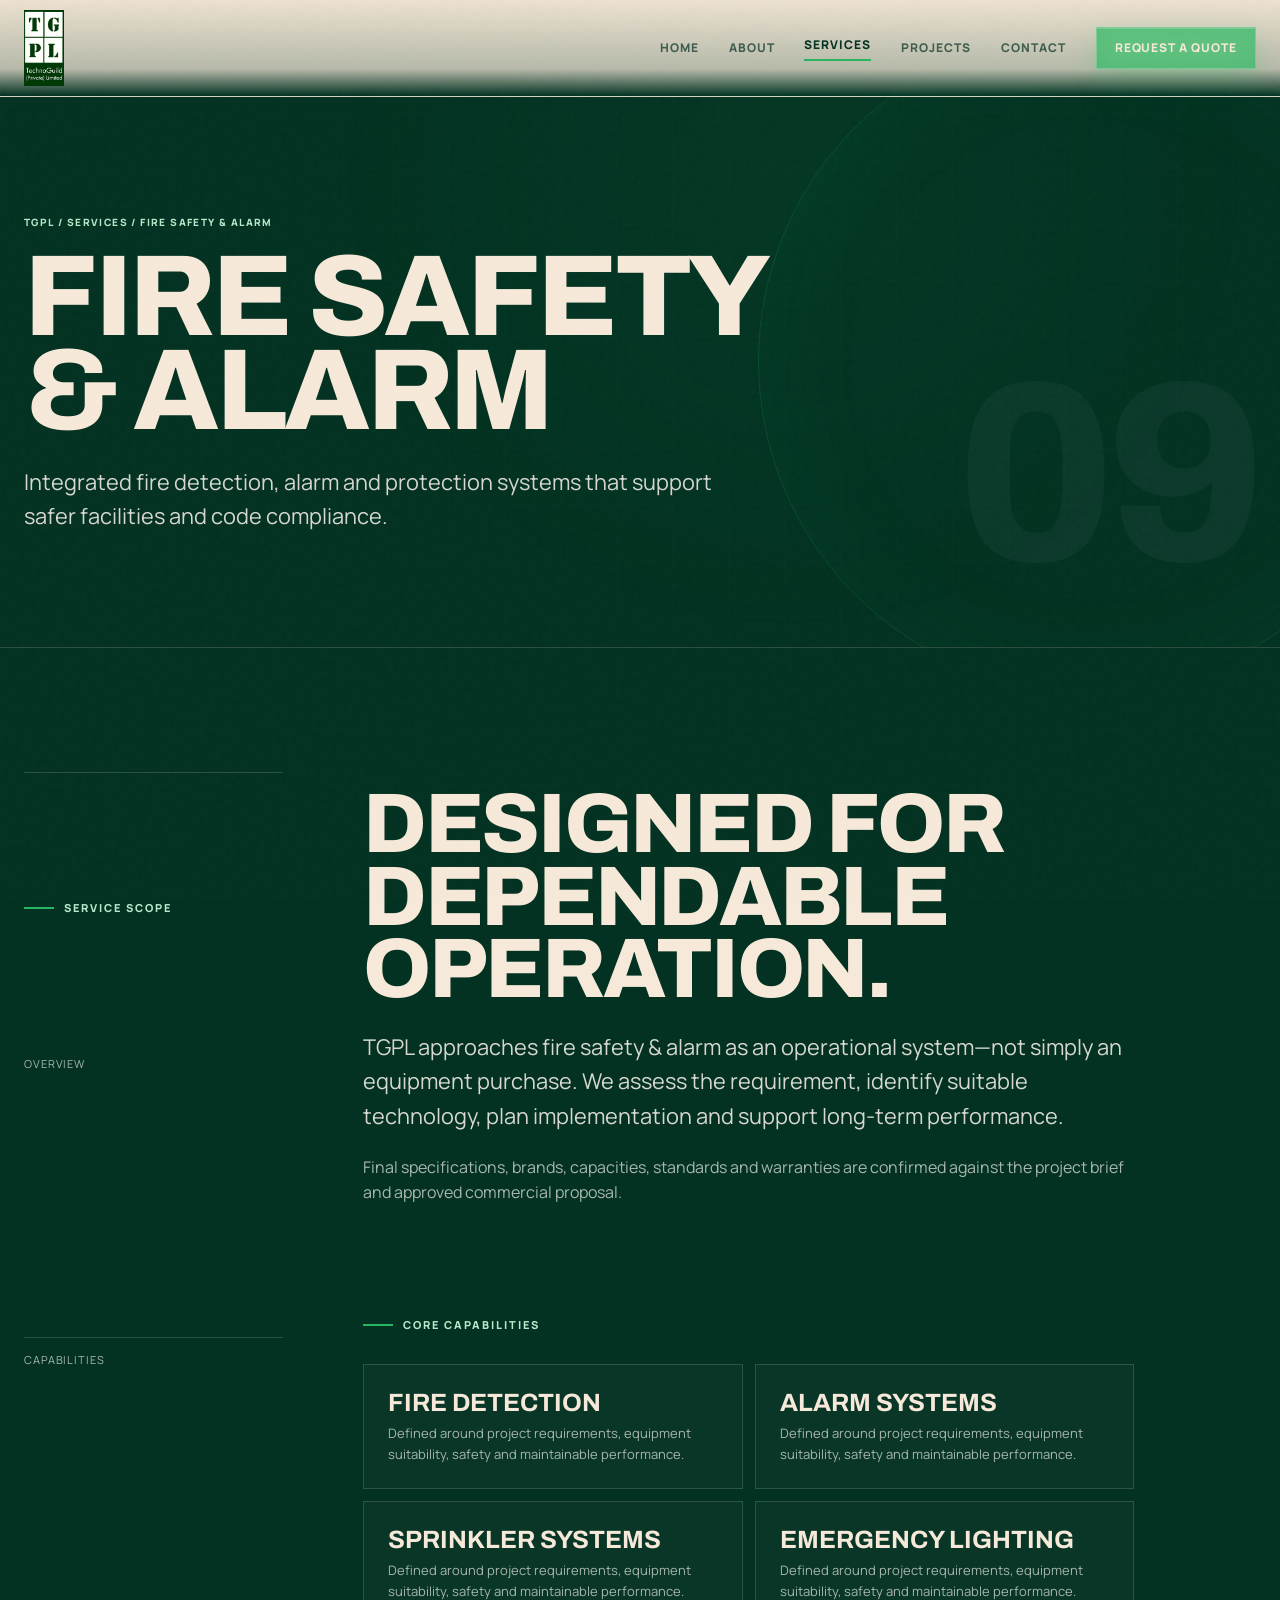
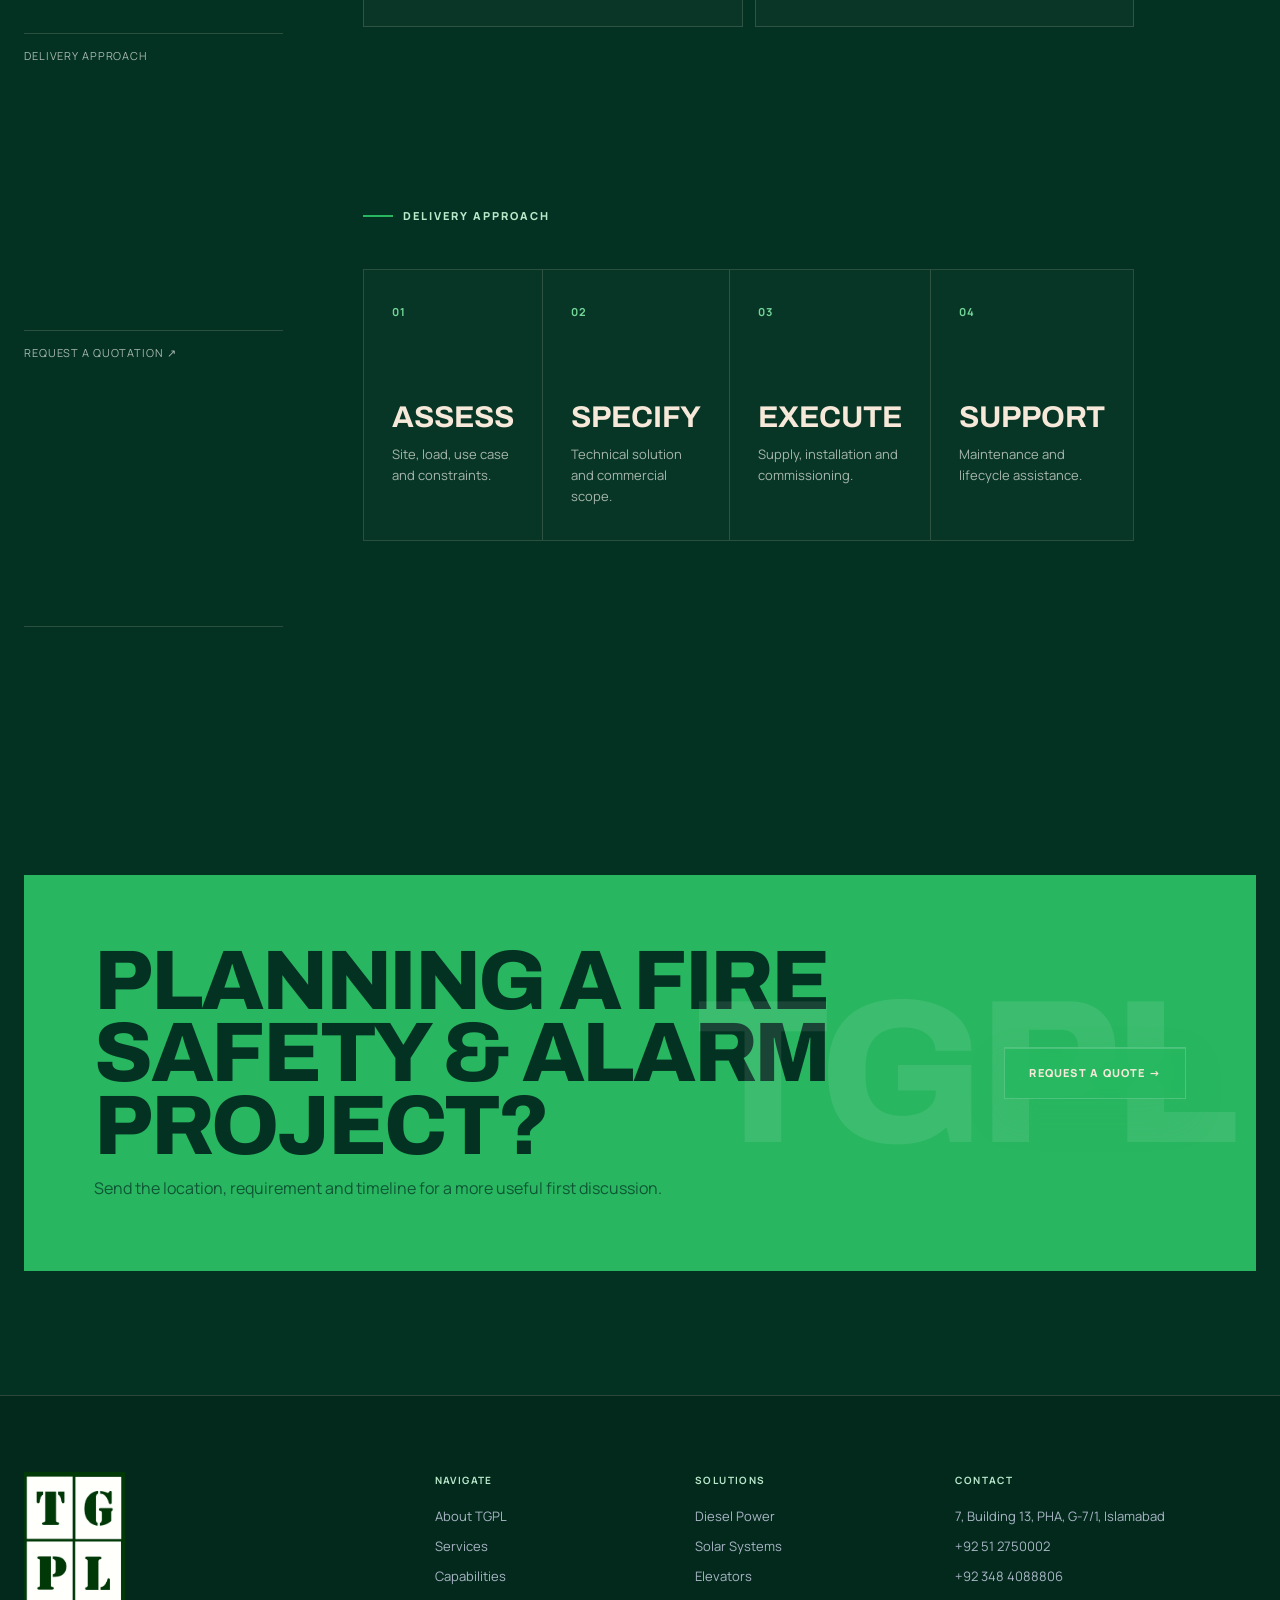
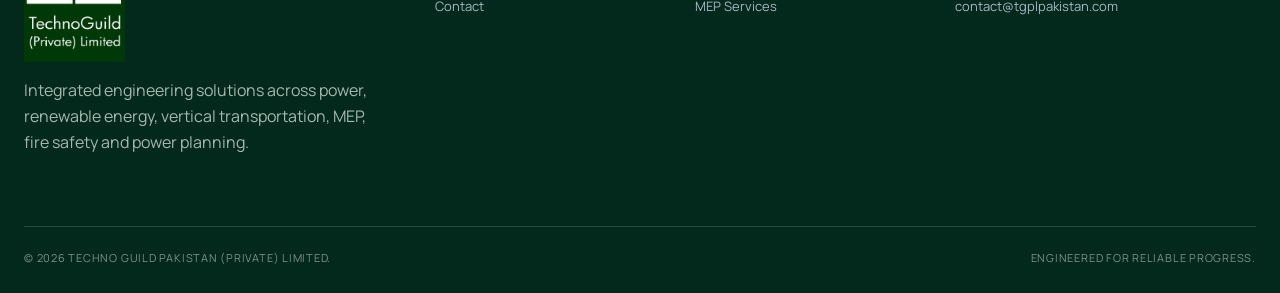
<file: fire-safety.html>
<!doctype html><html lang="en"><head><meta charset="utf-8"><meta name="viewport" content="width=device-width,initial-scale=1"><title>Fire Safety & Alarm | TGPL Pakistan</title><meta name="description" content="Integrated fire detection, alarm and protection systems that support safer facilities and code compliance."><meta name="theme-color" content="#043222"><link rel="icon" href="assets/brand/tgpl-logo-complete.png" type="image/png"><link rel="manifest" href="site.webmanifest"><link rel="stylesheet" href="assets/styles.css"></head><body><header class="site-header"><div class="container nav"><a class="brand" href="index.html" aria-label="TGPL home"><img src="assets/brand/tgpl-logo-complete.png" alt="Techno Guild Pakistan (Private) Limited"></a><button class="nav-toggle" aria-label="Open navigation" aria-expanded="false"><span></span><span></span><span></span></button><nav class="nav-links"><a href="index.html" class="">Home</a><a href="about.html" class="">About</a><a href="services.html" class="active">Services</a><a href="projects.html" class="">Projects</a><a href="contact.html" class="">Contact</a><a class="nav-cta" href="contact.html">Request a quote</a></nav></div></header><main><section class="page-hero"><div class="container page-hero-grid"><div class="reveal"><span class="breadcrumb">TGPL / Services / Fire Safety & Alarm</span><h1 class="h1">Fire Safety & Alarm</h1><p class="lead">Integrated fire detection, alarm and protection systems that support safer facilities and code compliance.</p></div><div class="page-number">09</div></div></section><section class="section"><div class="container detail-grid"><aside class="detail-nav reveal"><span class="eyebrow">Service scope</span><a href="#overview">Overview</a><a href="#capabilities">Capabilities</a><a href="#delivery">Delivery approach</a><a href="contact.html">Request a quotation ↗</a></aside><div><section id="overview" class="reveal"><h2 class="h2">Designed for dependable operation.</h2><p class="lead">TGPL approaches fire safety & alarm as an operational system—not simply an equipment purchase. We assess the requirement, identify suitable technology, plan implementation and support long-term performance.</p><p class="muted">Final specifications, brands, capacities, standards and warranties are confirmed against the project brief and approved commercial proposal.</p></section><section id="capabilities" class="section-sm"><span class="eyebrow reveal">Core capabilities</span><div class="feature-grid"><div class="feature"><h4>Fire detection</h4><p>Defined around project requirements, equipment suitability, safety and maintainable performance.</p></div><div class="feature"><h4>Alarm systems</h4><p>Defined around project requirements, equipment suitability, safety and maintainable performance.</p></div><div class="feature"><h4>Sprinkler systems</h4><p>Defined around project requirements, equipment suitability, safety and maintainable performance.</p></div><div class="feature"><h4>Emergency lighting</h4><p>Defined around project requirements, equipment suitability, safety and maintainable performance.</p></div></div></section><section id="delivery" class="section-sm"><span class="eyebrow reveal">Delivery approach</span><div class="process"><div class="process-step reveal"><b>01</b><h4>Assess</h4><p>Site, load, use case and constraints.</p></div><div class="process-step reveal delay-1"><b>02</b><h4>Specify</h4><p>Technical solution and commercial scope.</p></div><div class="process-step reveal delay-2"><b>03</b><h4>Execute</h4><p>Supply, installation and commissioning.</p></div><div class="process-step reveal delay-3"><b>04</b><h4>Support</h4><p>Maintenance and lifecycle assistance.</p></div></div></section></div></div></section><section class="section"><div class="container"><div class="cta-band reveal"><div><h2 class="h2">Planning a fire safety & alarm project?</h2><p>Send the location, requirement and timeline for a more useful first discussion.</p></div><a class="btn" href="contact.html">Request a quote →</a></div></div></section></main><footer class="site-footer"><div class="container"><div class="footer-grid"><div class="footer-brand"><img src="assets/brand/tgpl-logo-complete.png" alt="Techno Guild Pakistan (Private) Limited"><p>Integrated engineering solutions across power, renewable energy, vertical transportation, MEP, fire safety and power planning.</p></div><div class="footer-col"><h5>Navigate</h5><a href="about.html">About TGPL</a><a href="services.html">Services</a><a href="projects.html">Capabilities</a><a href="contact.html">Contact</a></div><div class="footer-col"><h5>Solutions</h5><a href="diesel-generators.html">Diesel Power</a><a href="solar-power.html">Solar Systems</a><a href="vertical-transportation.html">Elevators</a><a href="mep-services.html">MEP Services</a></div><div class="footer-col"><h5>Contact</h5><span>7, Building 13, PHA, G-7/1, Islamabad</span><a href="tel:+92512750002">+92 51 2750002</a><a href="tel:+923484088806">+92 348 4088806</a><a href="mailto:contact@tgplpakistan.com">contact@tgplpakistan.com</a></div></div><div class="footer-bottom"><span>© <span data-year></span> Techno Guild Pakistan (Private) Limited.</span><span>Engineered for reliable progress.</span></div></div></footer><script src="assets/app.js"></script></body></html>
</file>
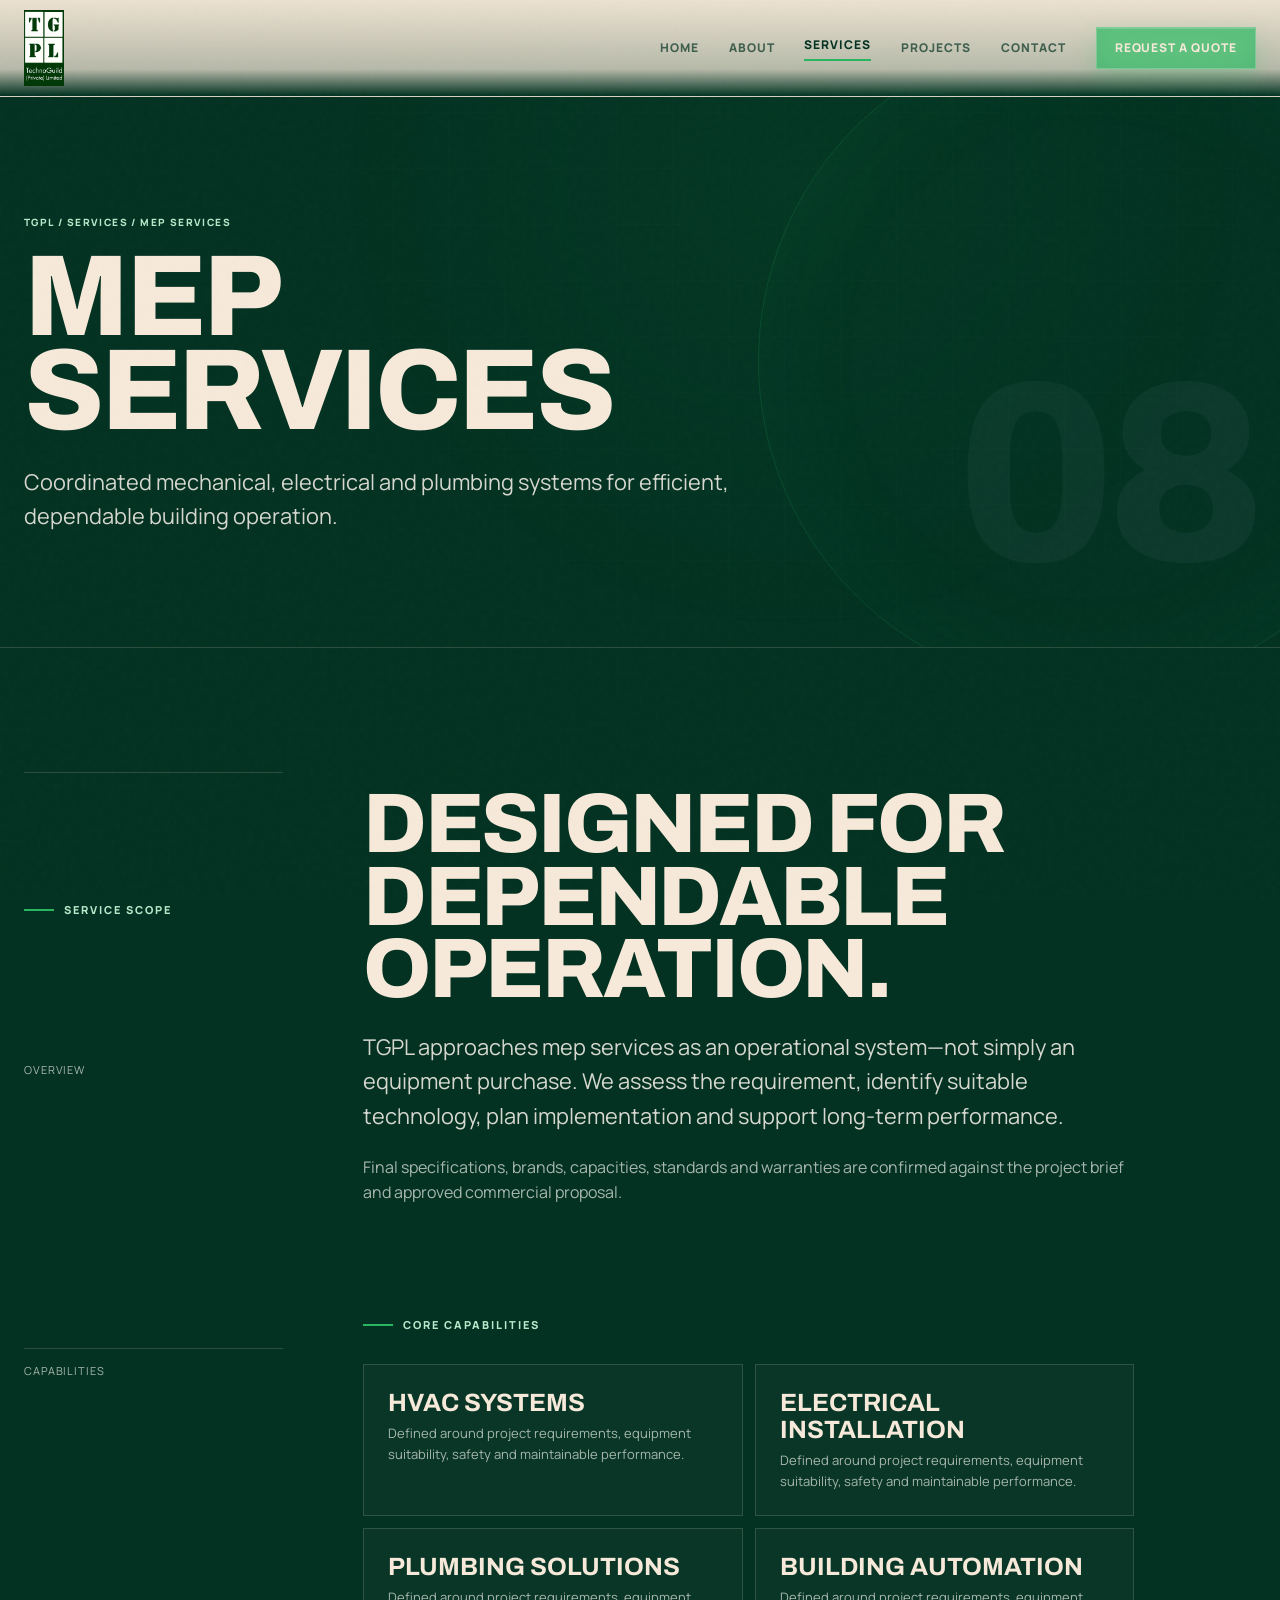
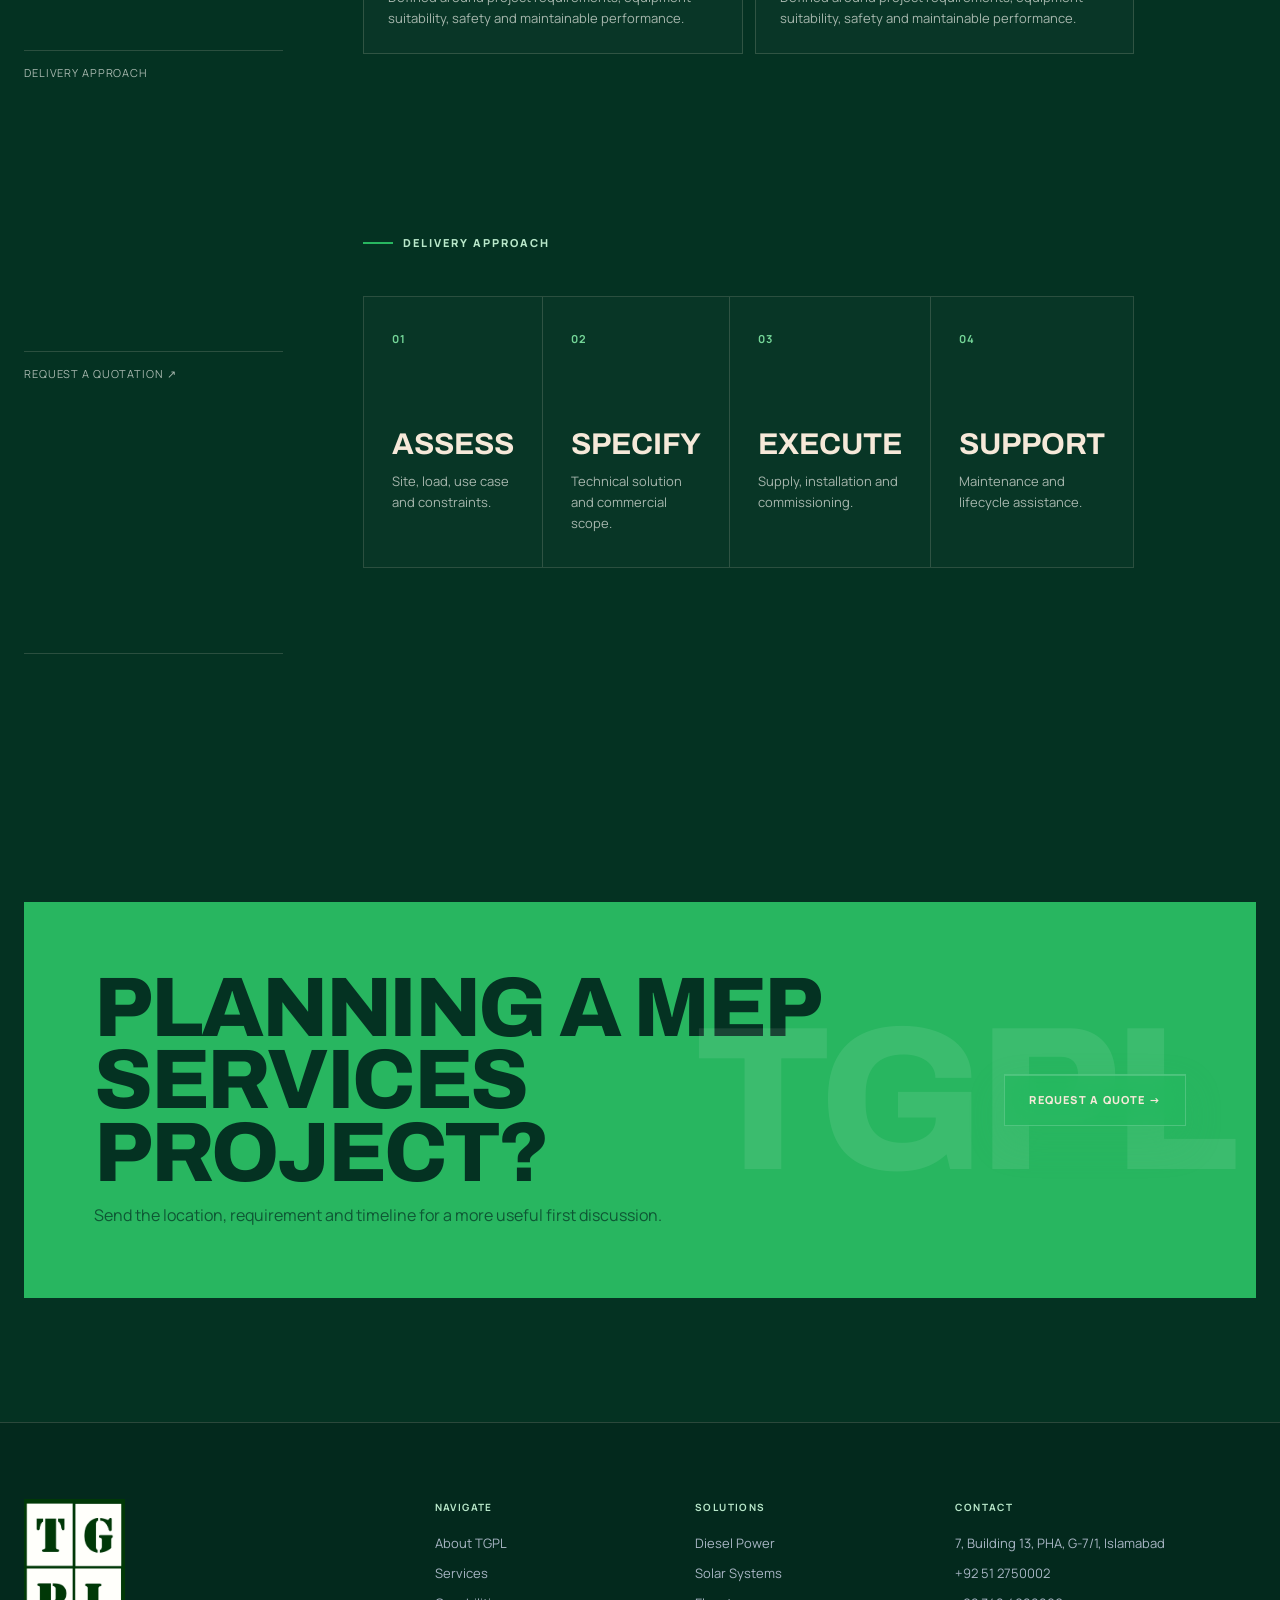
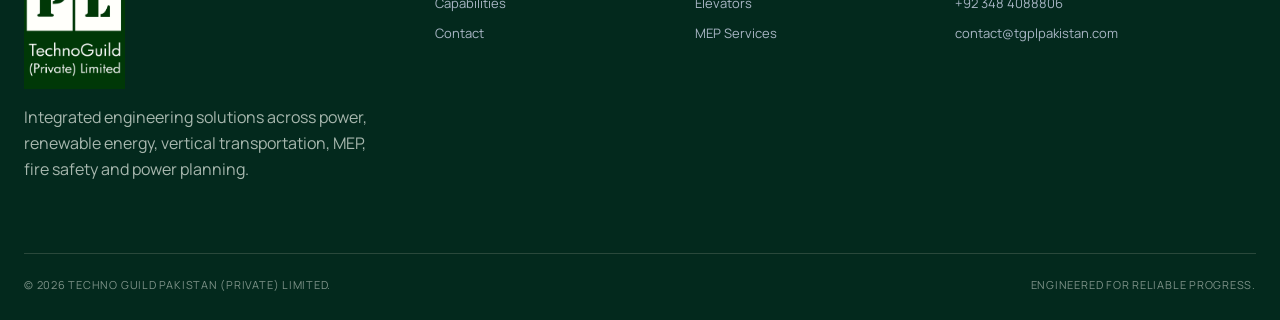
<file: mep-services.html>
<!doctype html><html lang="en"><head><meta charset="utf-8"><meta name="viewport" content="width=device-width,initial-scale=1"><title>MEP Services | TGPL Pakistan</title><meta name="description" content="Coordinated mechanical, electrical and plumbing systems for efficient, dependable building operation."><meta name="theme-color" content="#043222"><link rel="icon" href="assets/brand/tgpl-logo-complete.png" type="image/png"><link rel="manifest" href="site.webmanifest"><link rel="stylesheet" href="assets/styles.css"></head><body><header class="site-header"><div class="container nav"><a class="brand" href="index.html" aria-label="TGPL home"><img src="assets/brand/tgpl-logo-complete.png" alt="Techno Guild Pakistan (Private) Limited"></a><button class="nav-toggle" aria-label="Open navigation" aria-expanded="false"><span></span><span></span><span></span></button><nav class="nav-links"><a href="index.html" class="">Home</a><a href="about.html" class="">About</a><a href="services.html" class="active">Services</a><a href="projects.html" class="">Projects</a><a href="contact.html" class="">Contact</a><a class="nav-cta" href="contact.html">Request a quote</a></nav></div></header><main><section class="page-hero"><div class="container page-hero-grid"><div class="reveal"><span class="breadcrumb">TGPL / Services / MEP Services</span><h1 class="h1">MEP Services</h1><p class="lead">Coordinated mechanical, electrical and plumbing systems for efficient, dependable building operation.</p></div><div class="page-number">08</div></div></section><section class="section"><div class="container detail-grid"><aside class="detail-nav reveal"><span class="eyebrow">Service scope</span><a href="#overview">Overview</a><a href="#capabilities">Capabilities</a><a href="#delivery">Delivery approach</a><a href="contact.html">Request a quotation ↗</a></aside><div><section id="overview" class="reveal"><h2 class="h2">Designed for dependable operation.</h2><p class="lead">TGPL approaches mep services as an operational system—not simply an equipment purchase. We assess the requirement, identify suitable technology, plan implementation and support long-term performance.</p><p class="muted">Final specifications, brands, capacities, standards and warranties are confirmed against the project brief and approved commercial proposal.</p></section><section id="capabilities" class="section-sm"><span class="eyebrow reveal">Core capabilities</span><div class="feature-grid"><div class="feature"><h4>HVAC systems</h4><p>Defined around project requirements, equipment suitability, safety and maintainable performance.</p></div><div class="feature"><h4>Electrical installation</h4><p>Defined around project requirements, equipment suitability, safety and maintainable performance.</p></div><div class="feature"><h4>Plumbing solutions</h4><p>Defined around project requirements, equipment suitability, safety and maintainable performance.</p></div><div class="feature"><h4>Building automation</h4><p>Defined around project requirements, equipment suitability, safety and maintainable performance.</p></div></div></section><section id="delivery" class="section-sm"><span class="eyebrow reveal">Delivery approach</span><div class="process"><div class="process-step reveal"><b>01</b><h4>Assess</h4><p>Site, load, use case and constraints.</p></div><div class="process-step reveal delay-1"><b>02</b><h4>Specify</h4><p>Technical solution and commercial scope.</p></div><div class="process-step reveal delay-2"><b>03</b><h4>Execute</h4><p>Supply, installation and commissioning.</p></div><div class="process-step reveal delay-3"><b>04</b><h4>Support</h4><p>Maintenance and lifecycle assistance.</p></div></div></section></div></div></section><section class="section"><div class="container"><div class="cta-band reveal"><div><h2 class="h2">Planning a mep services project?</h2><p>Send the location, requirement and timeline for a more useful first discussion.</p></div><a class="btn" href="contact.html">Request a quote →</a></div></div></section></main><footer class="site-footer"><div class="container"><div class="footer-grid"><div class="footer-brand"><img src="assets/brand/tgpl-logo-complete.png" alt="Techno Guild Pakistan (Private) Limited"><p>Integrated engineering solutions across power, renewable energy, vertical transportation, MEP, fire safety and power planning.</p></div><div class="footer-col"><h5>Navigate</h5><a href="about.html">About TGPL</a><a href="services.html">Services</a><a href="projects.html">Capabilities</a><a href="contact.html">Contact</a></div><div class="footer-col"><h5>Solutions</h5><a href="diesel-generators.html">Diesel Power</a><a href="solar-power.html">Solar Systems</a><a href="vertical-transportation.html">Elevators</a><a href="mep-services.html">MEP Services</a></div><div class="footer-col"><h5>Contact</h5><span>7, Building 13, PHA, G-7/1, Islamabad</span><a href="tel:+92512750002">+92 51 2750002</a><a href="tel:+923484088806">+92 348 4088806</a><a href="mailto:contact@tgplpakistan.com">contact@tgplpakistan.com</a></div></div><div class="footer-bottom"><span>© <span data-year></span> Techno Guild Pakistan (Private) Limited.</span><span>Engineered for reliable progress.</span></div></div></footer><script src="assets/app.js"></script></body></html>
</file>
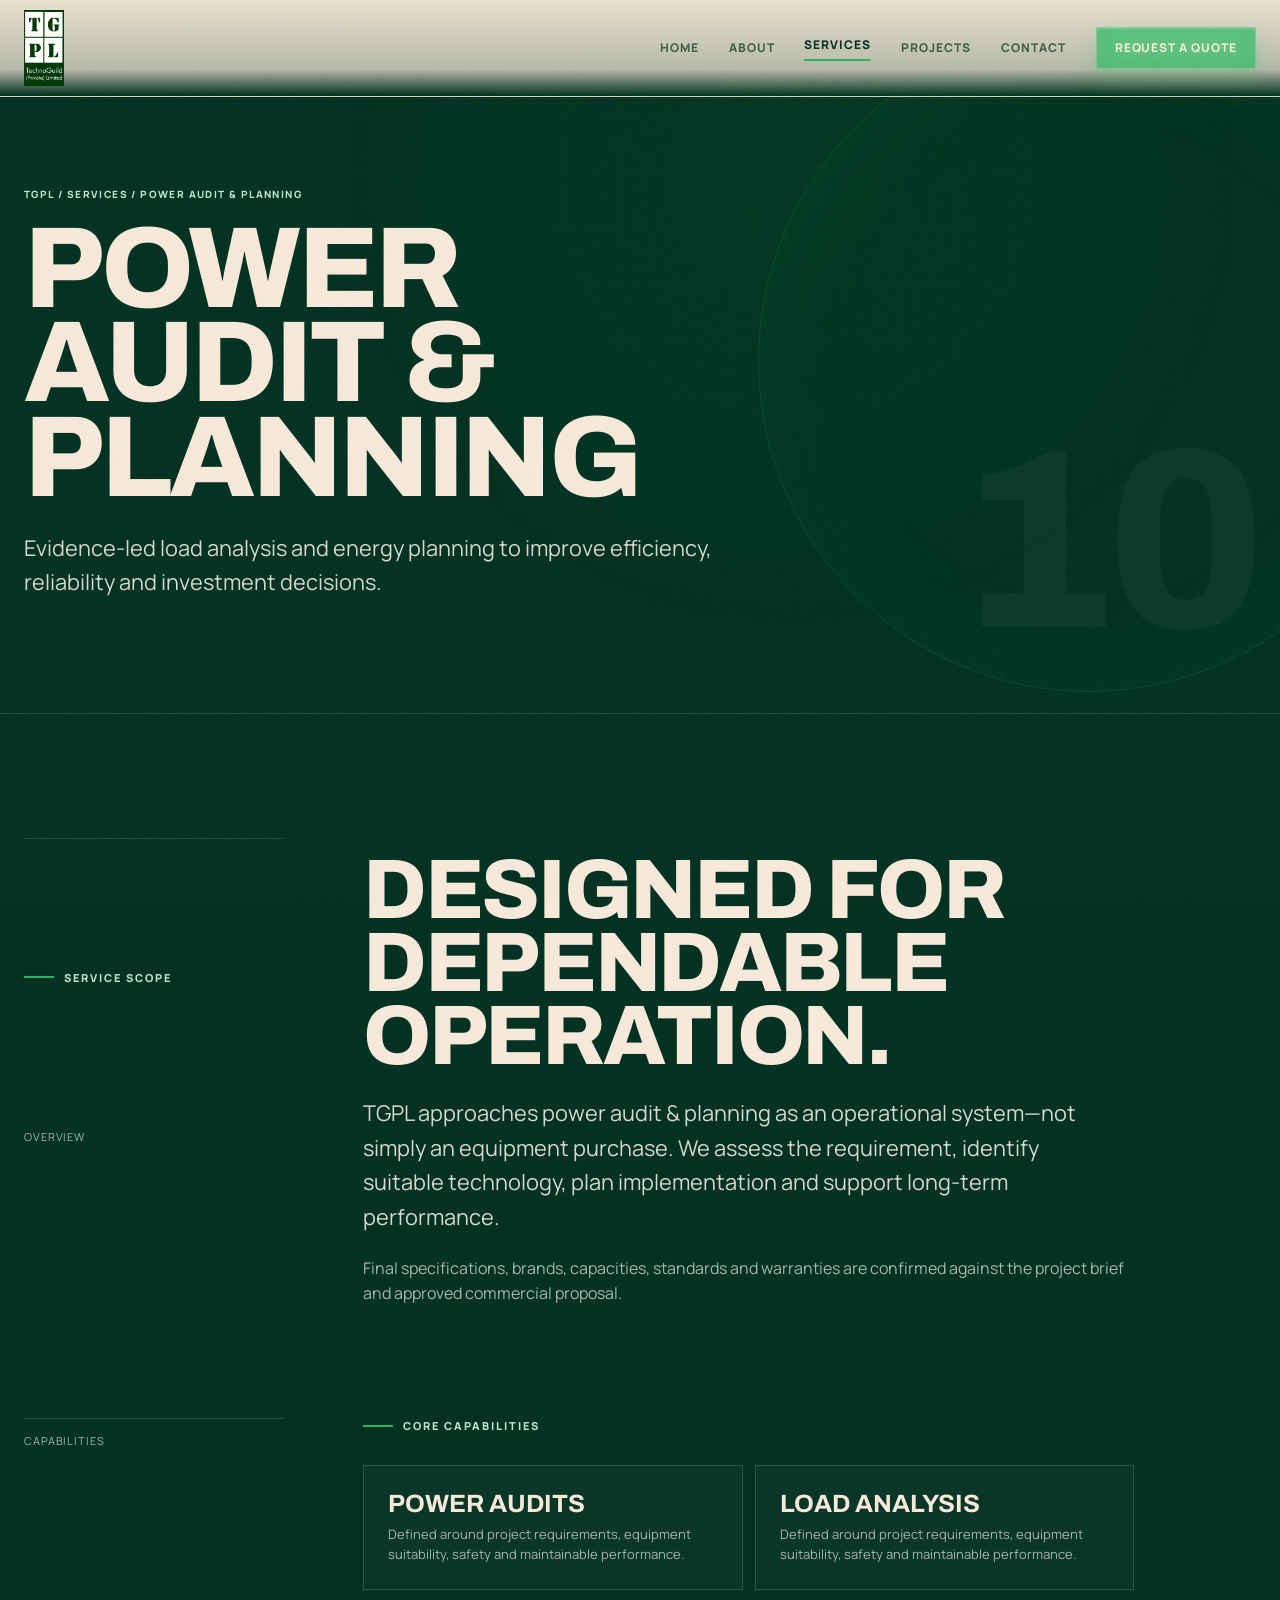
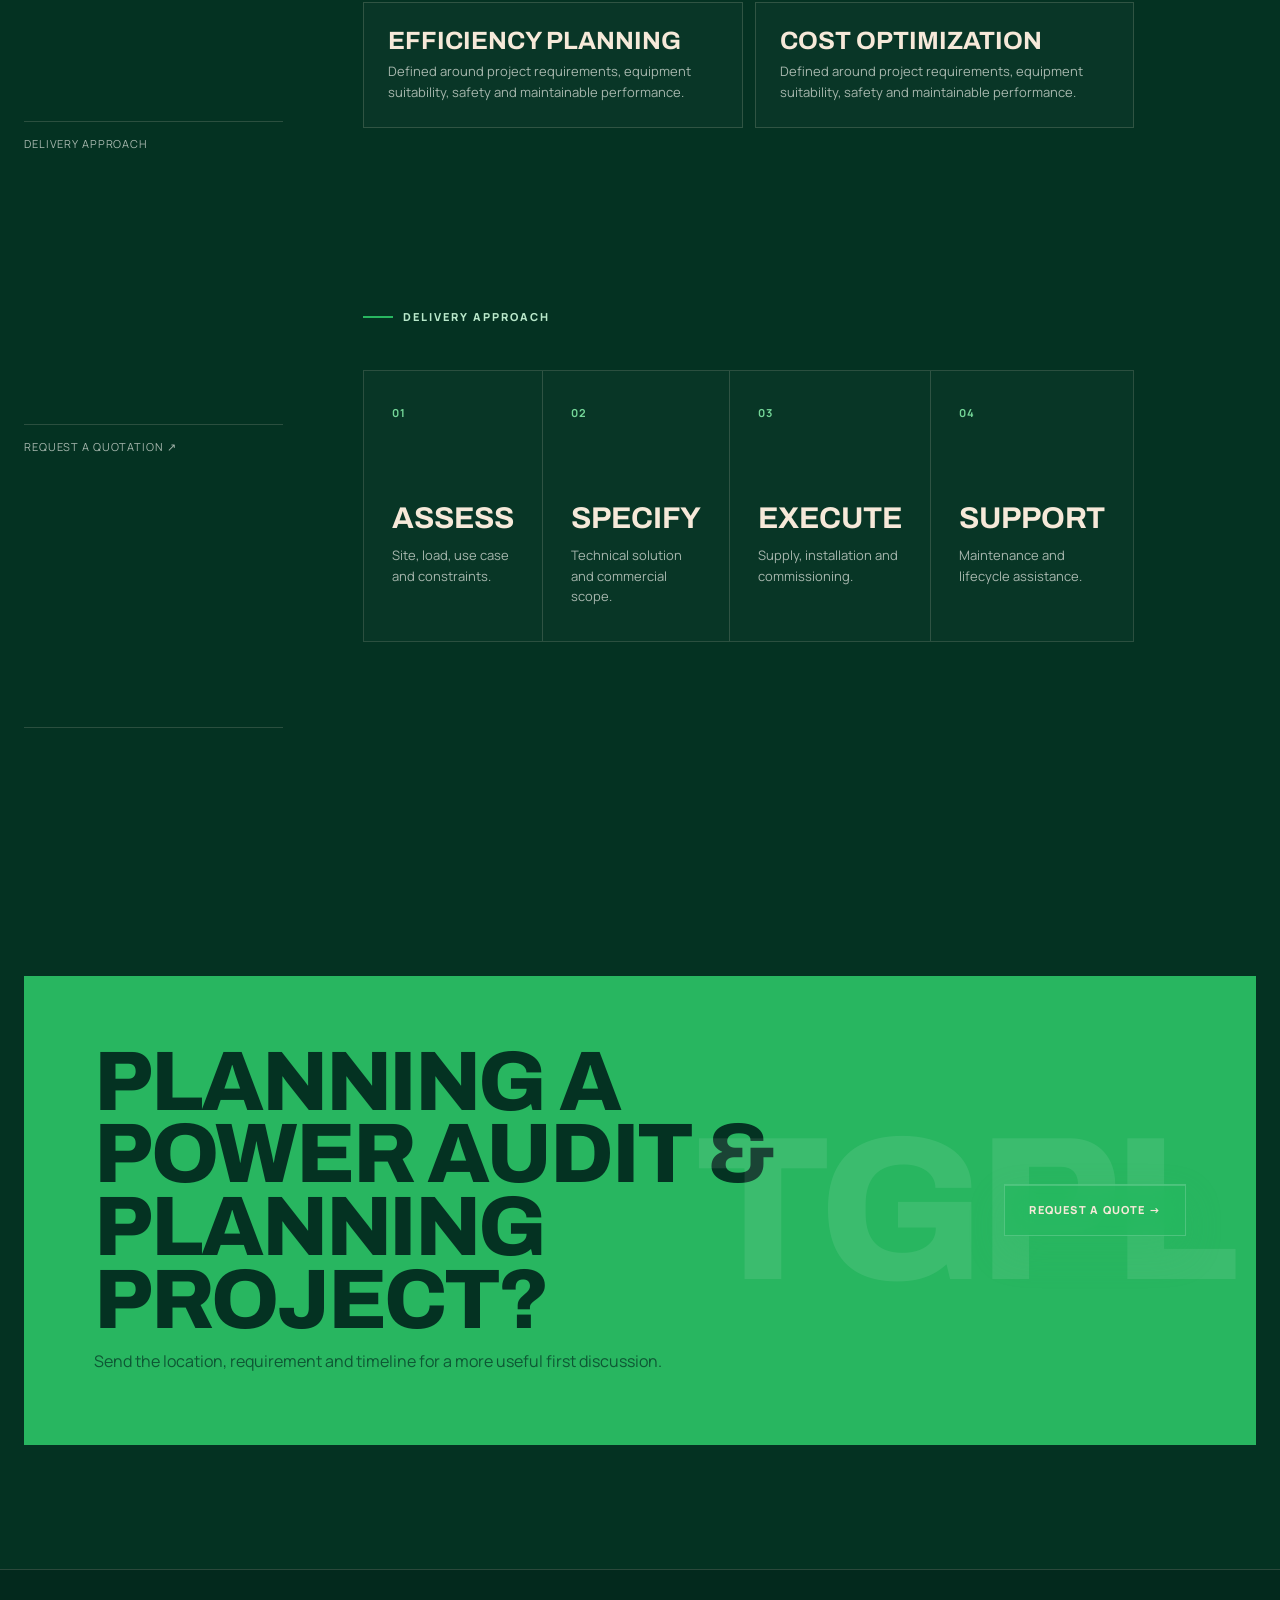
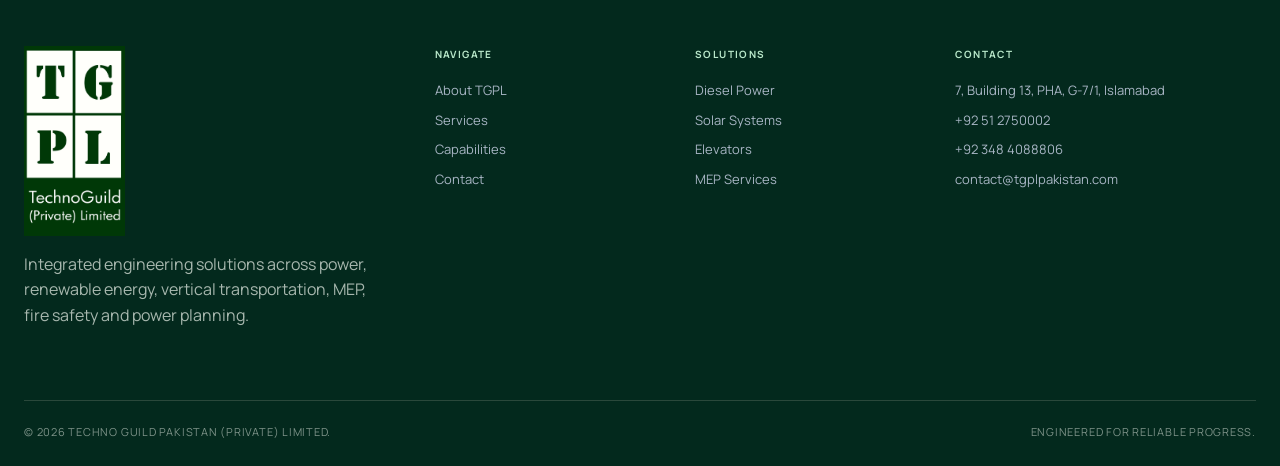
<file: power-audit.html>
<!doctype html><html lang="en"><head><meta charset="utf-8"><meta name="viewport" content="width=device-width,initial-scale=1"><title>Power Audit & Planning | TGPL Pakistan</title><meta name="description" content="Evidence-led load analysis and energy planning to improve efficiency, reliability and investment decisions."><meta name="theme-color" content="#043222"><link rel="icon" href="assets/brand/tgpl-logo-complete.png" type="image/png"><link rel="manifest" href="site.webmanifest"><link rel="stylesheet" href="assets/styles.css"></head><body><header class="site-header"><div class="container nav"><a class="brand" href="index.html" aria-label="TGPL home"><img src="assets/brand/tgpl-logo-complete.png" alt="Techno Guild Pakistan (Private) Limited"></a><button class="nav-toggle" aria-label="Open navigation" aria-expanded="false"><span></span><span></span><span></span></button><nav class="nav-links"><a href="index.html" class="">Home</a><a href="about.html" class="">About</a><a href="services.html" class="active">Services</a><a href="projects.html" class="">Projects</a><a href="contact.html" class="">Contact</a><a class="nav-cta" href="contact.html">Request a quote</a></nav></div></header><main><section class="page-hero"><div class="container page-hero-grid"><div class="reveal"><span class="breadcrumb">TGPL / Services / Power Audit & Planning</span><h1 class="h1">Power Audit & Planning</h1><p class="lead">Evidence-led load analysis and energy planning to improve efficiency, reliability and investment decisions.</p></div><div class="page-number">10</div></div></section><section class="section"><div class="container detail-grid"><aside class="detail-nav reveal"><span class="eyebrow">Service scope</span><a href="#overview">Overview</a><a href="#capabilities">Capabilities</a><a href="#delivery">Delivery approach</a><a href="contact.html">Request a quotation ↗</a></aside><div><section id="overview" class="reveal"><h2 class="h2">Designed for dependable operation.</h2><p class="lead">TGPL approaches power audit & planning as an operational system—not simply an equipment purchase. We assess the requirement, identify suitable technology, plan implementation and support long-term performance.</p><p class="muted">Final specifications, brands, capacities, standards and warranties are confirmed against the project brief and approved commercial proposal.</p></section><section id="capabilities" class="section-sm"><span class="eyebrow reveal">Core capabilities</span><div class="feature-grid"><div class="feature"><h4>Power audits</h4><p>Defined around project requirements, equipment suitability, safety and maintainable performance.</p></div><div class="feature"><h4>Load analysis</h4><p>Defined around project requirements, equipment suitability, safety and maintainable performance.</p></div><div class="feature"><h4>Efficiency planning</h4><p>Defined around project requirements, equipment suitability, safety and maintainable performance.</p></div><div class="feature"><h4>Cost optimization</h4><p>Defined around project requirements, equipment suitability, safety and maintainable performance.</p></div></div></section><section id="delivery" class="section-sm"><span class="eyebrow reveal">Delivery approach</span><div class="process"><div class="process-step reveal"><b>01</b><h4>Assess</h4><p>Site, load, use case and constraints.</p></div><div class="process-step reveal delay-1"><b>02</b><h4>Specify</h4><p>Technical solution and commercial scope.</p></div><div class="process-step reveal delay-2"><b>03</b><h4>Execute</h4><p>Supply, installation and commissioning.</p></div><div class="process-step reveal delay-3"><b>04</b><h4>Support</h4><p>Maintenance and lifecycle assistance.</p></div></div></section></div></div></section><section class="section"><div class="container"><div class="cta-band reveal"><div><h2 class="h2">Planning a power audit & planning project?</h2><p>Send the location, requirement and timeline for a more useful first discussion.</p></div><a class="btn" href="contact.html">Request a quote →</a></div></div></section></main><footer class="site-footer"><div class="container"><div class="footer-grid"><div class="footer-brand"><img src="assets/brand/tgpl-logo-complete.png" alt="Techno Guild Pakistan (Private) Limited"><p>Integrated engineering solutions across power, renewable energy, vertical transportation, MEP, fire safety and power planning.</p></div><div class="footer-col"><h5>Navigate</h5><a href="about.html">About TGPL</a><a href="services.html">Services</a><a href="projects.html">Capabilities</a><a href="contact.html">Contact</a></div><div class="footer-col"><h5>Solutions</h5><a href="diesel-generators.html">Diesel Power</a><a href="solar-power.html">Solar Systems</a><a href="vertical-transportation.html">Elevators</a><a href="mep-services.html">MEP Services</a></div><div class="footer-col"><h5>Contact</h5><span>7, Building 13, PHA, G-7/1, Islamabad</span><a href="tel:+92512750002">+92 51 2750002</a><a href="tel:+923484088806">+92 348 4088806</a><a href="mailto:contact@tgplpakistan.com">contact@tgplpakistan.com</a></div></div><div class="footer-bottom"><span>© <span data-year></span> Techno Guild Pakistan (Private) Limited.</span><span>Engineered for reliable progress.</span></div></div></footer><script src="assets/app.js"></script></body></html>
</file>
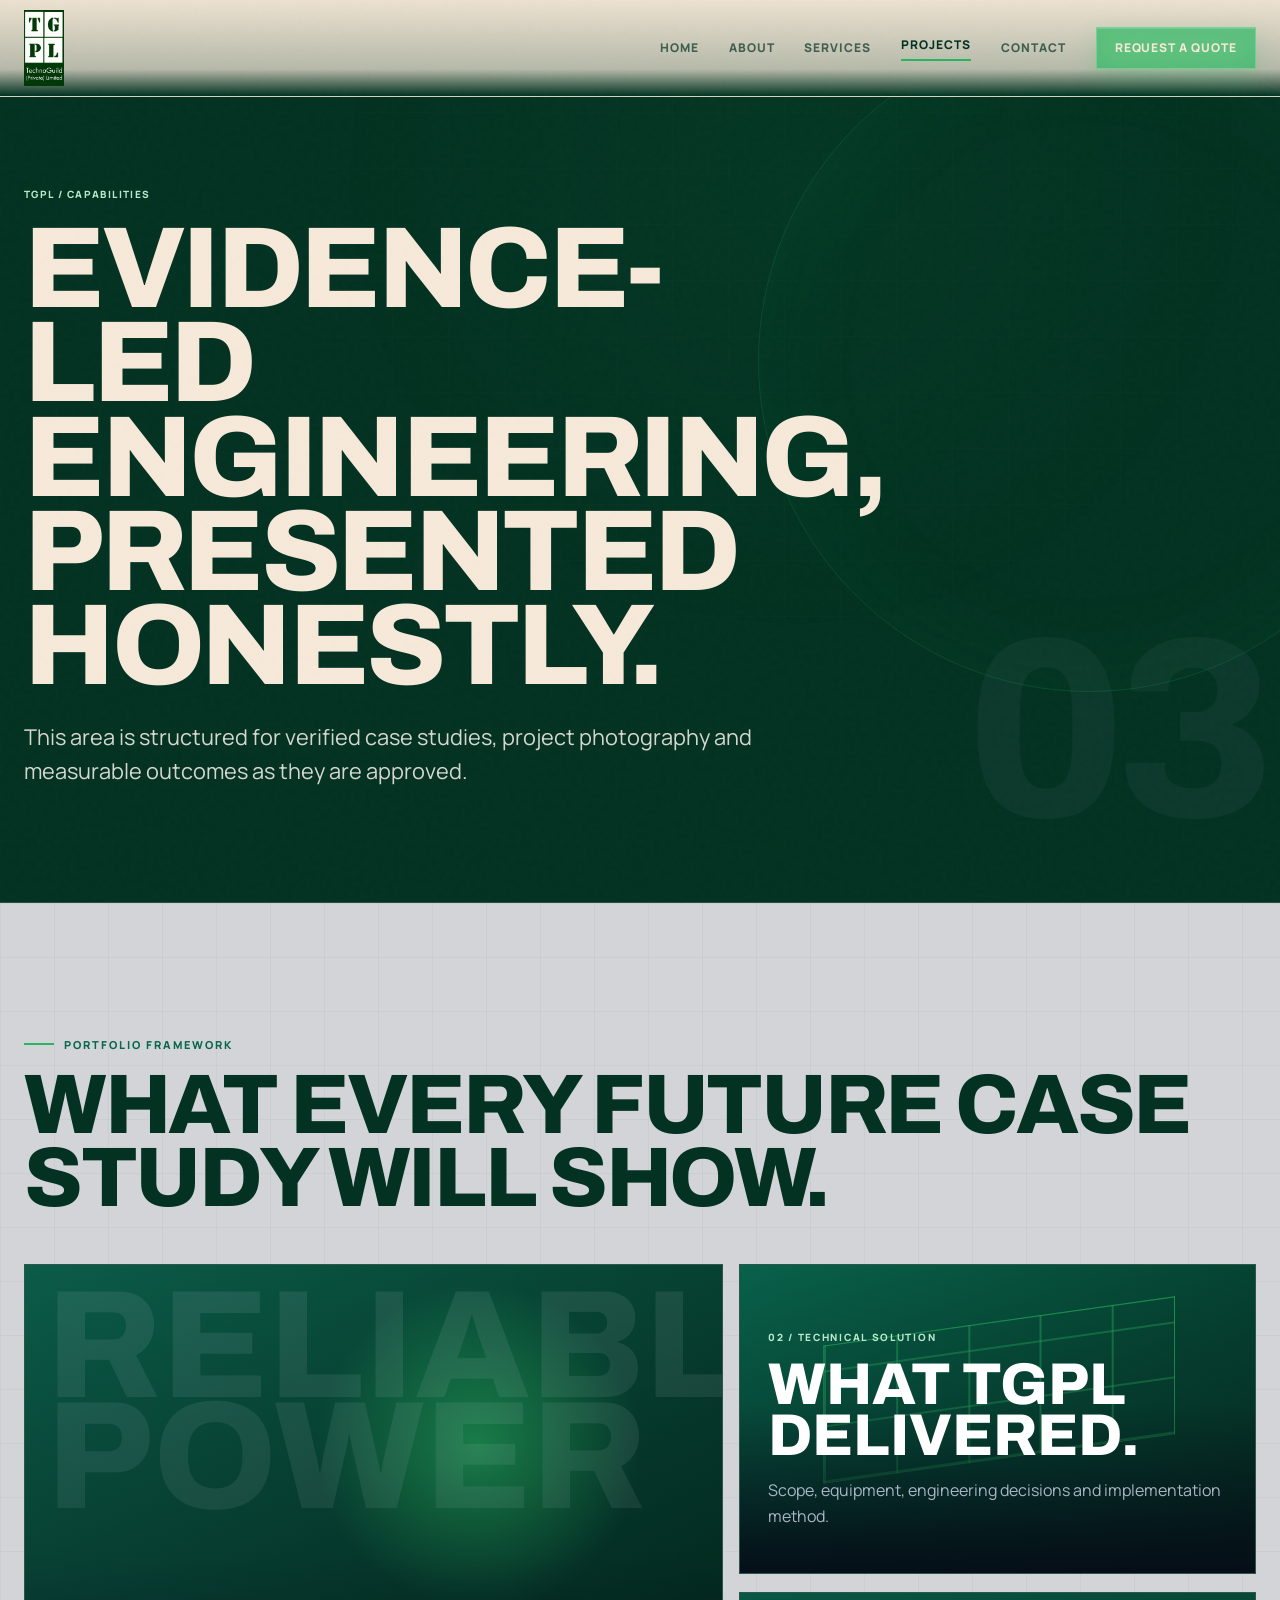
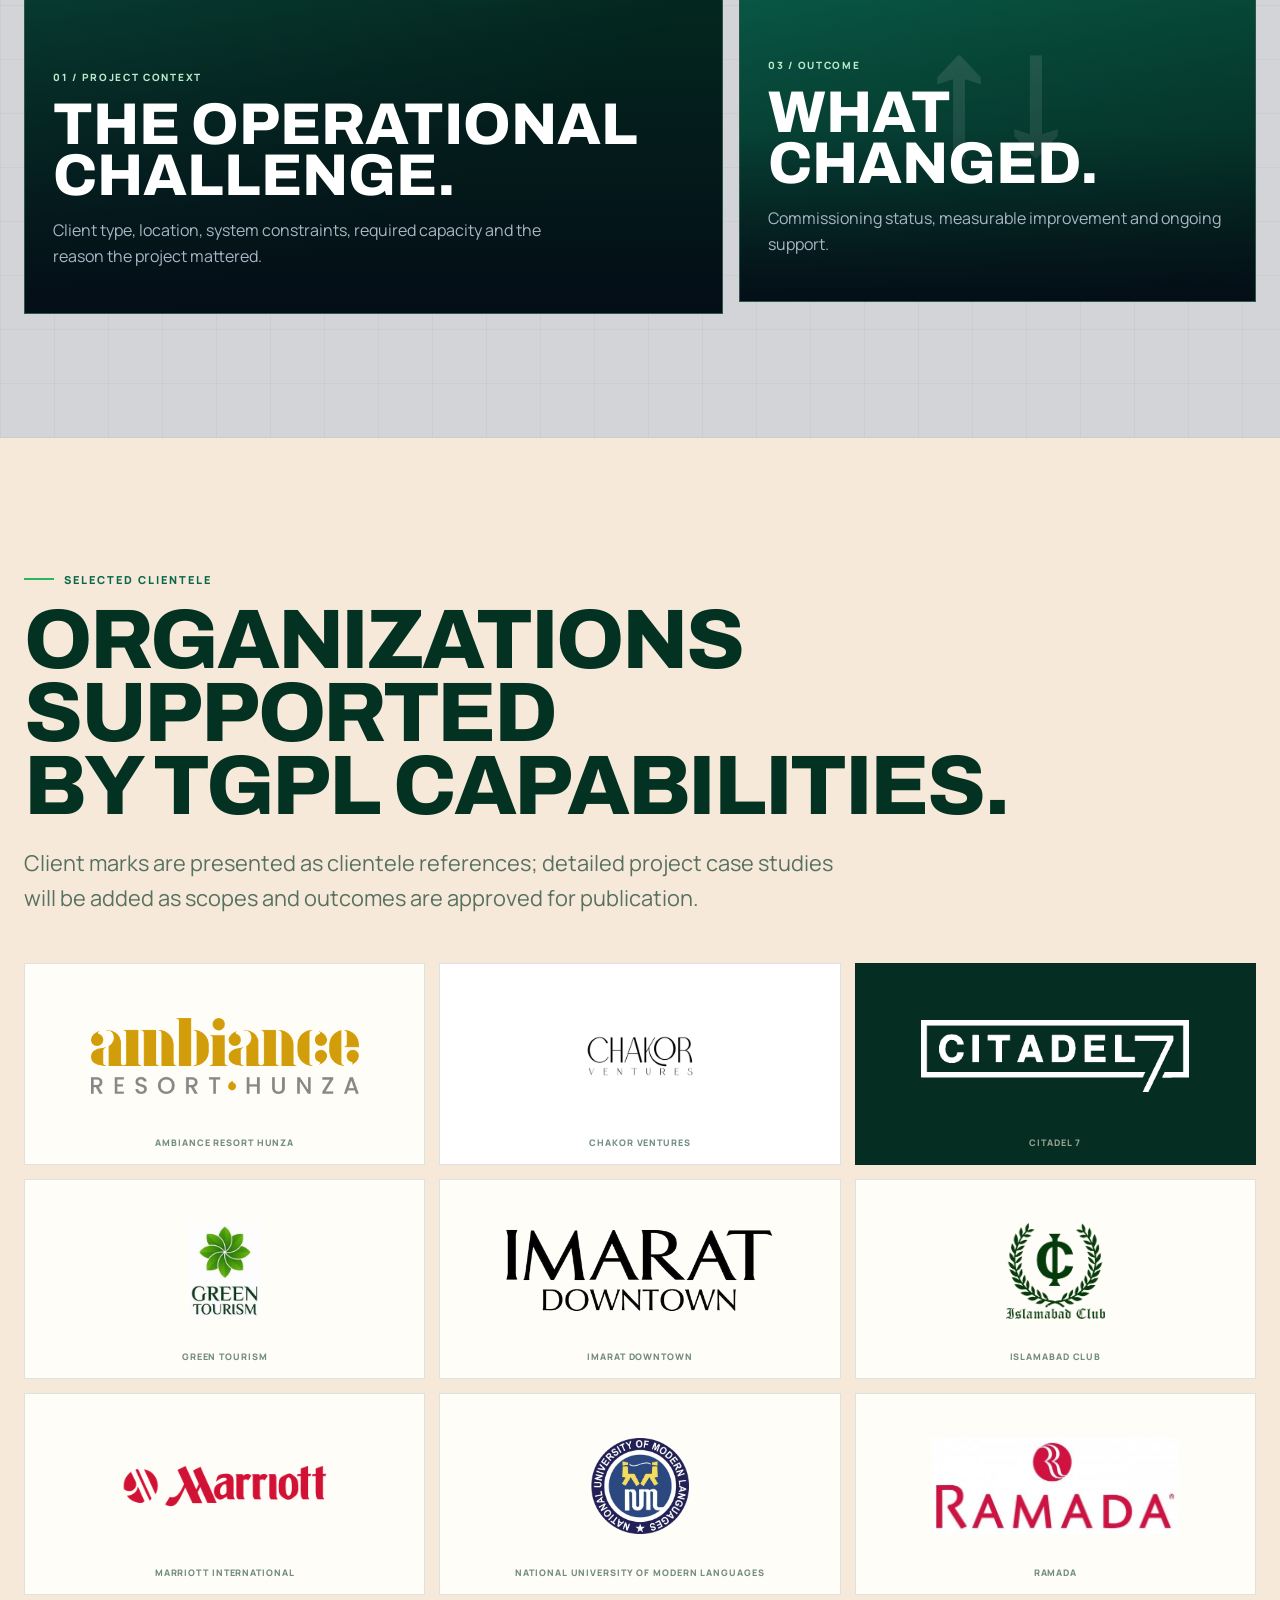
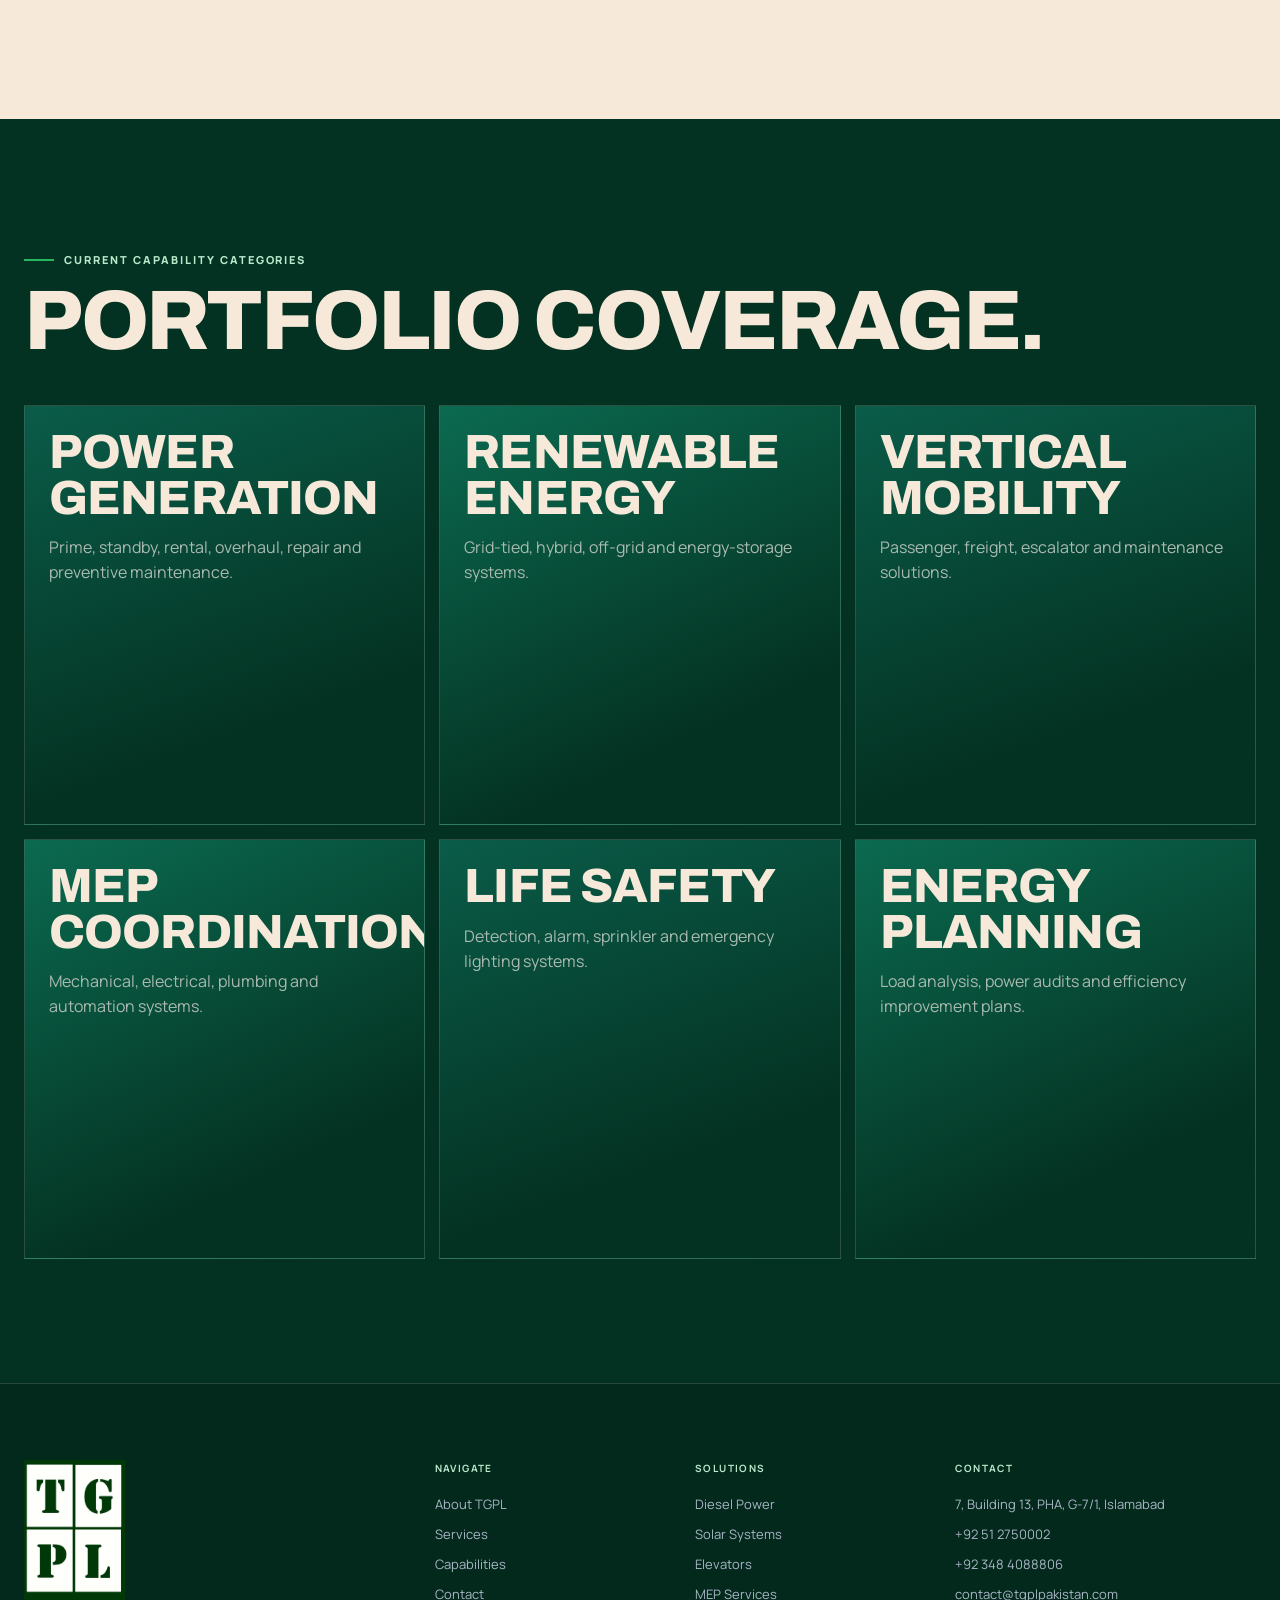
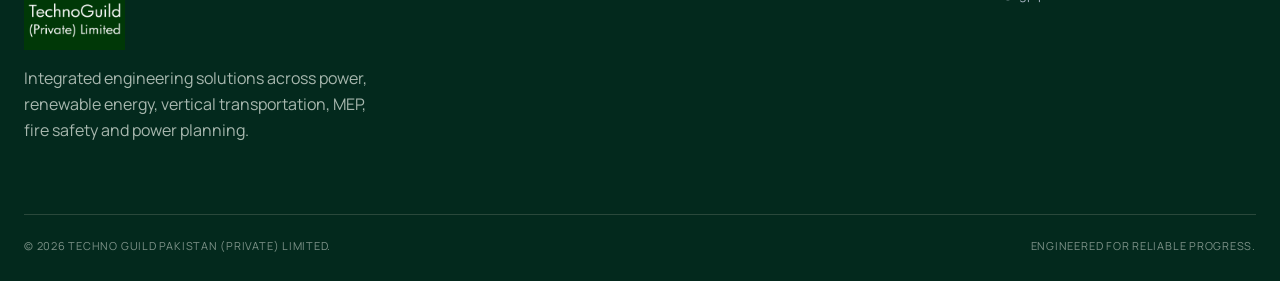
<file: projects.html>
<!DOCTYPE html>
<html lang="en"><head><meta charset="utf-8"/><meta content="width=device-width,initial-scale=1" name="viewport"/><title>Projects &amp; Capabilities | TGPL</title><meta content="TGPL project capability areas and future case-study framework." name="description"/><meta content="#043222" name="theme-color"/><link href="assets/brand/tgpl-logo-complete.png" rel="icon" type="image/png"/><link href="site.webmanifest" rel="manifest"/><link href="assets/styles.css" rel="stylesheet"/></head><body><header class="site-header"><div class="container nav"><a aria-label="TGPL home" class="brand" href="index.html"><img alt="Techno Guild Pakistan (Private) Limited" src="assets/brand/tgpl-logo-complete.png"/></a><button aria-expanded="false" aria-label="Open navigation" class="nav-toggle"><span></span><span></span><span></span></button><nav class="nav-links"><a class="" href="index.html">Home</a><a class="" href="about.html">About</a><a class="" href="services.html">Services</a><a class="active" href="projects.html">Projects</a><a class="" href="contact.html">Contact</a><a class="nav-cta" href="contact.html">Request a quote</a></nav></div></header><main><section class="page-hero"><div class="container page-hero-grid"><div class="reveal"><span class="breadcrumb">TGPL / Capabilities</span><h1 class="h1">Evidence-led engineering, presented honestly.</h1><p class="lead">This area is structured for verified case studies, project photography and measurable outcomes as they are approved.</p></div><div class="page-number">03</div></div></section><section class="section light-section"><div class="container"><span class="eyebrow reveal">Portfolio framework</span><h2 class="h2 reveal">What every future case study will show.</h2><div class="work-grid"><article class="work-card tall reveal"><div class="work-visual visual-generator"></div><div class="work-content"><span class="work-tag">01 / Project context</span><h3>The operational challenge.</h3><p>Client type, location, system constraints, required capacity and the reason the project mattered.</p></div></article><div><article class="work-card small reveal delay-1"><div class="work-visual visual-solar"></div><div class="work-content"><span class="work-tag">02 / Technical solution</span><h3>What TGPL delivered.</h3><p>Scope, equipment, engineering decisions and implementation method.</p></div></article><article class="work-card small reveal delay-2" style="margin-top:18px"><div class="work-visual visual-elevator"></div><div class="work-content"><span class="work-tag">03 / Outcome</span><h3>What changed.</h3><p>Commissioning status, measurable improvement and ongoing support.</p></div></article></div></div></div></section><section class="section project-clientele"><div class="container"><span class="eyebrow reveal">Selected clientele</span><h2 class="h2 reveal">Organizations supported<br/>by TGPL capabilities.</h2><p class="lead reveal">Client marks are presented as clientele references; detailed project case studies will be added as scopes and outcomes are approved for publication.</p><div class="client-logo-grid"><div class="client-logo-card"><img alt="Ambiance Resort Hunza" loading="lazy" src="assets/clients/ambiance-resort-hunza.webp"/><span>Ambiance Resort Hunza</span></div><div class="client-logo-card chakor-card"><img alt="Chakor Ventures" loading="lazy" src="assets/clients/chakor-ventures.png"/><span>Chakor Ventures</span></div><div class="client-logo-card dark"><img alt="Citadel 7" loading="lazy" src="assets/clients/citadel-7.webp"/><span>Citadel 7</span></div><div class="client-logo-card"><img alt="Green Tourism" loading="lazy" src="assets/clients/green-tourism.webp"/><span>Green Tourism</span></div><div class="client-logo-card"><img alt="IMARAT Downtown" loading="lazy" src="assets/clients/imarat-downtown.webp"/><span>IMARAT Downtown</span></div><div class="client-logo-card"><img alt="Islamabad Club" loading="lazy" src="assets/clients/islamabad-club.webp"/><span>Islamabad Club</span></div><div class="client-logo-card"><img alt="Marriott International" loading="lazy" src="assets/clients/marriott-international.png"/><span>Marriott International</span></div><div class="client-logo-card"><img alt="National University of Modern Languages" loading="lazy" src="assets/clients/numl.webp"/><span>National University of Modern Languages</span></div><div class="client-logo-card"><img alt="Ramada" loading="lazy" src="assets/clients/ramada.webp"/><span>Ramada</span></div></div></div></section><section class="section"><div class="container"><span class="eyebrow reveal">Current capability categories</span><h2 class="h2 reveal">Portfolio coverage.</h2><div class="service-grid"><article class="service-card reveal"><h3 class="h3">Power generation</h3><p>Prime, standby, rental, overhaul, repair and preventive maintenance.</p></article><article class="service-card reveal delay-1"><h3 class="h3">Renewable energy</h3><p>Grid-tied, hybrid, off-grid and energy-storage systems.</p></article><article class="service-card reveal delay-2"><h3 class="h3">Vertical mobility</h3><p>Passenger, freight, escalator and maintenance solutions.</p></article><article class="service-card reveal"><h3 class="h3">MEP coordination</h3><p>Mechanical, electrical, plumbing and automation systems.</p></article><article class="service-card reveal delay-1"><h3 class="h3">Life safety</h3><p>Detection, alarm, sprinkler and emergency lighting systems.</p></article><article class="service-card reveal delay-2"><h3 class="h3">Energy planning</h3><p>Load analysis, power audits and efficiency improvement plans.</p></article></div></div></section></main><footer class="site-footer"><div class="container"><div class="footer-grid"><div class="footer-brand"><img alt="Techno Guild Pakistan (Private) Limited" src="assets/brand/tgpl-logo-complete.png"/><p>Integrated engineering solutions across power, renewable energy, vertical transportation, MEP, fire safety and power planning.</p></div><div class="footer-col"><h5>Navigate</h5><a href="about.html">About TGPL</a><a href="services.html">Services</a><a href="projects.html">Capabilities</a><a href="contact.html">Contact</a></div><div class="footer-col"><h5>Solutions</h5><a href="diesel-generators.html">Diesel Power</a><a href="solar-power.html">Solar Systems</a><a href="vertical-transportation.html">Elevators</a><a href="mep-services.html">MEP Services</a></div><div class="footer-col"><h5>Contact</h5><span>7, Building 13, PHA, G-7/1, Islamabad</span><a href="tel:+92512750002">+92 51 2750002</a><a href="tel:+923484088806">+92 348 4088806</a><a href="mailto:contact@tgplpakistan.com">contact@tgplpakistan.com</a></div></div><div class="footer-bottom"><span>© <span data-year=""></span> Techno Guild Pakistan (Private) Limited.</span><span>Engineered for reliable progress.</span></div></div></footer><script src="assets/app.js"></script></body></html>
</file>
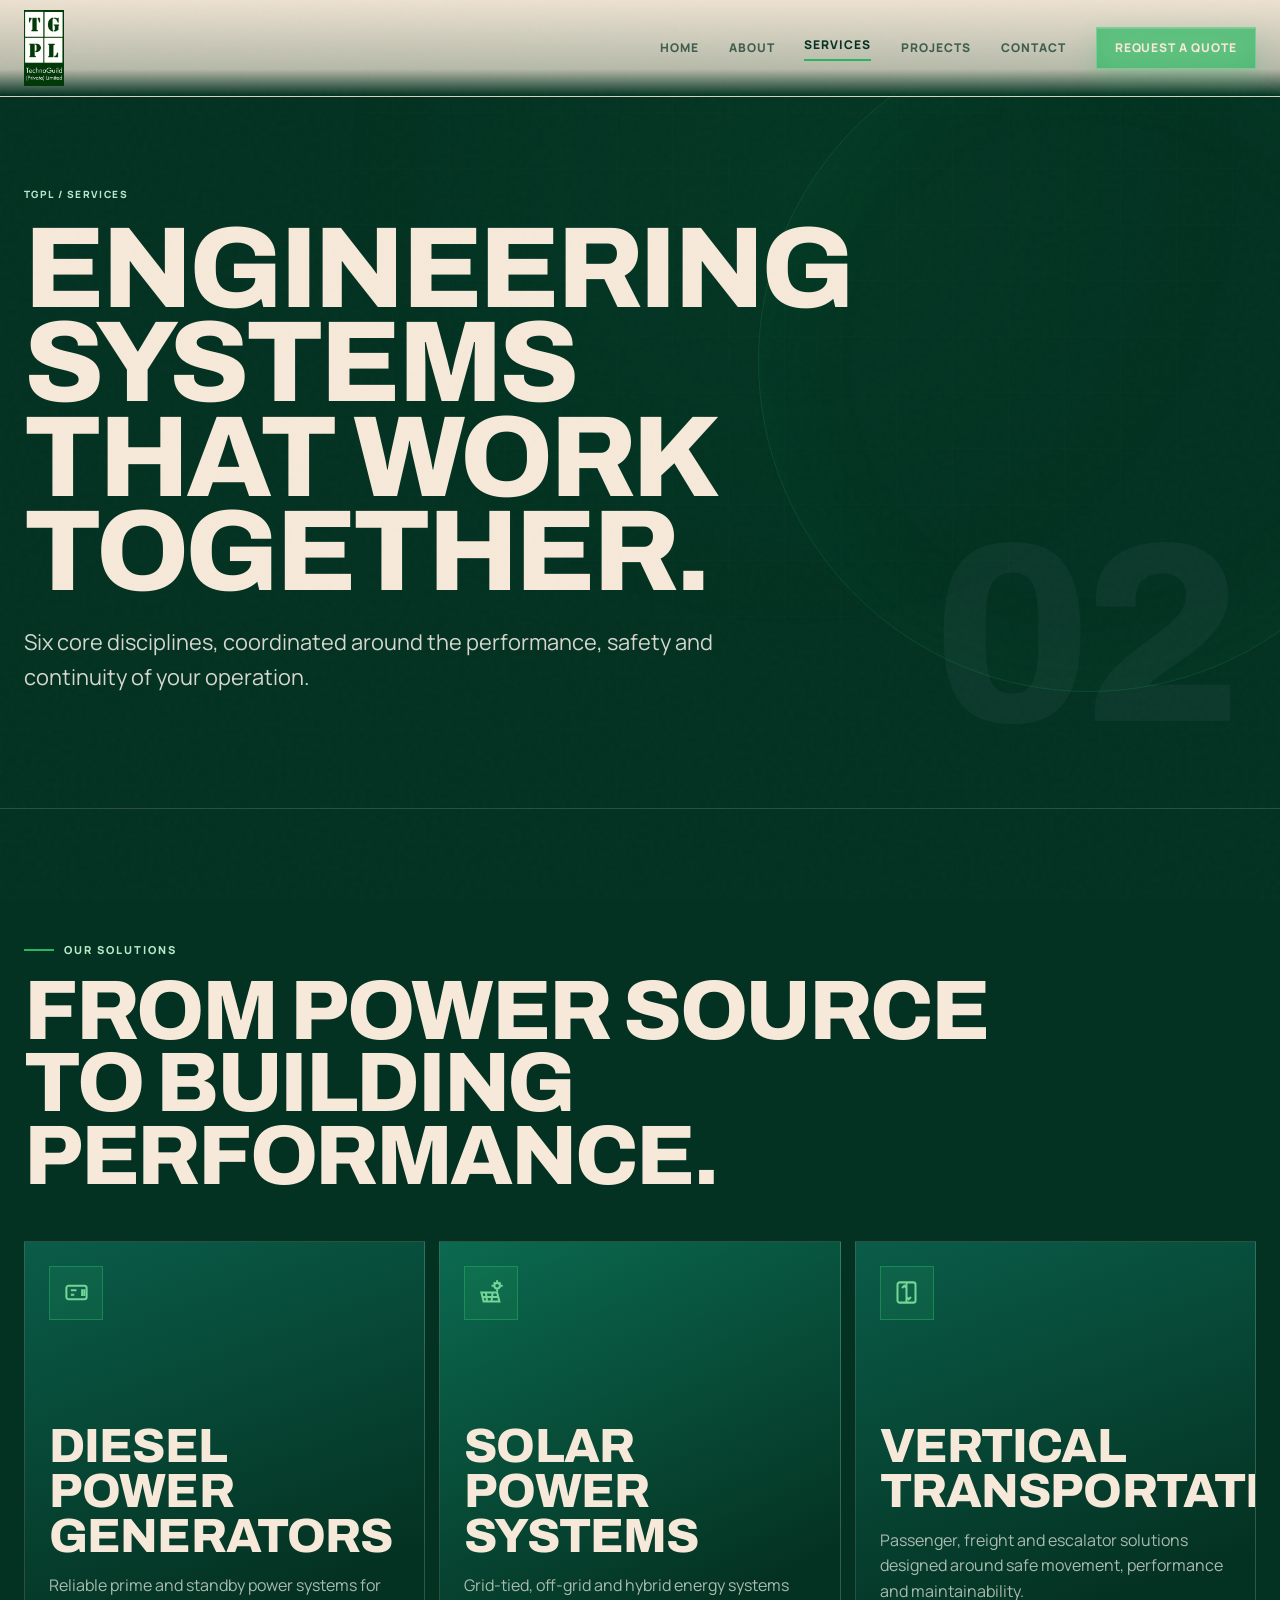
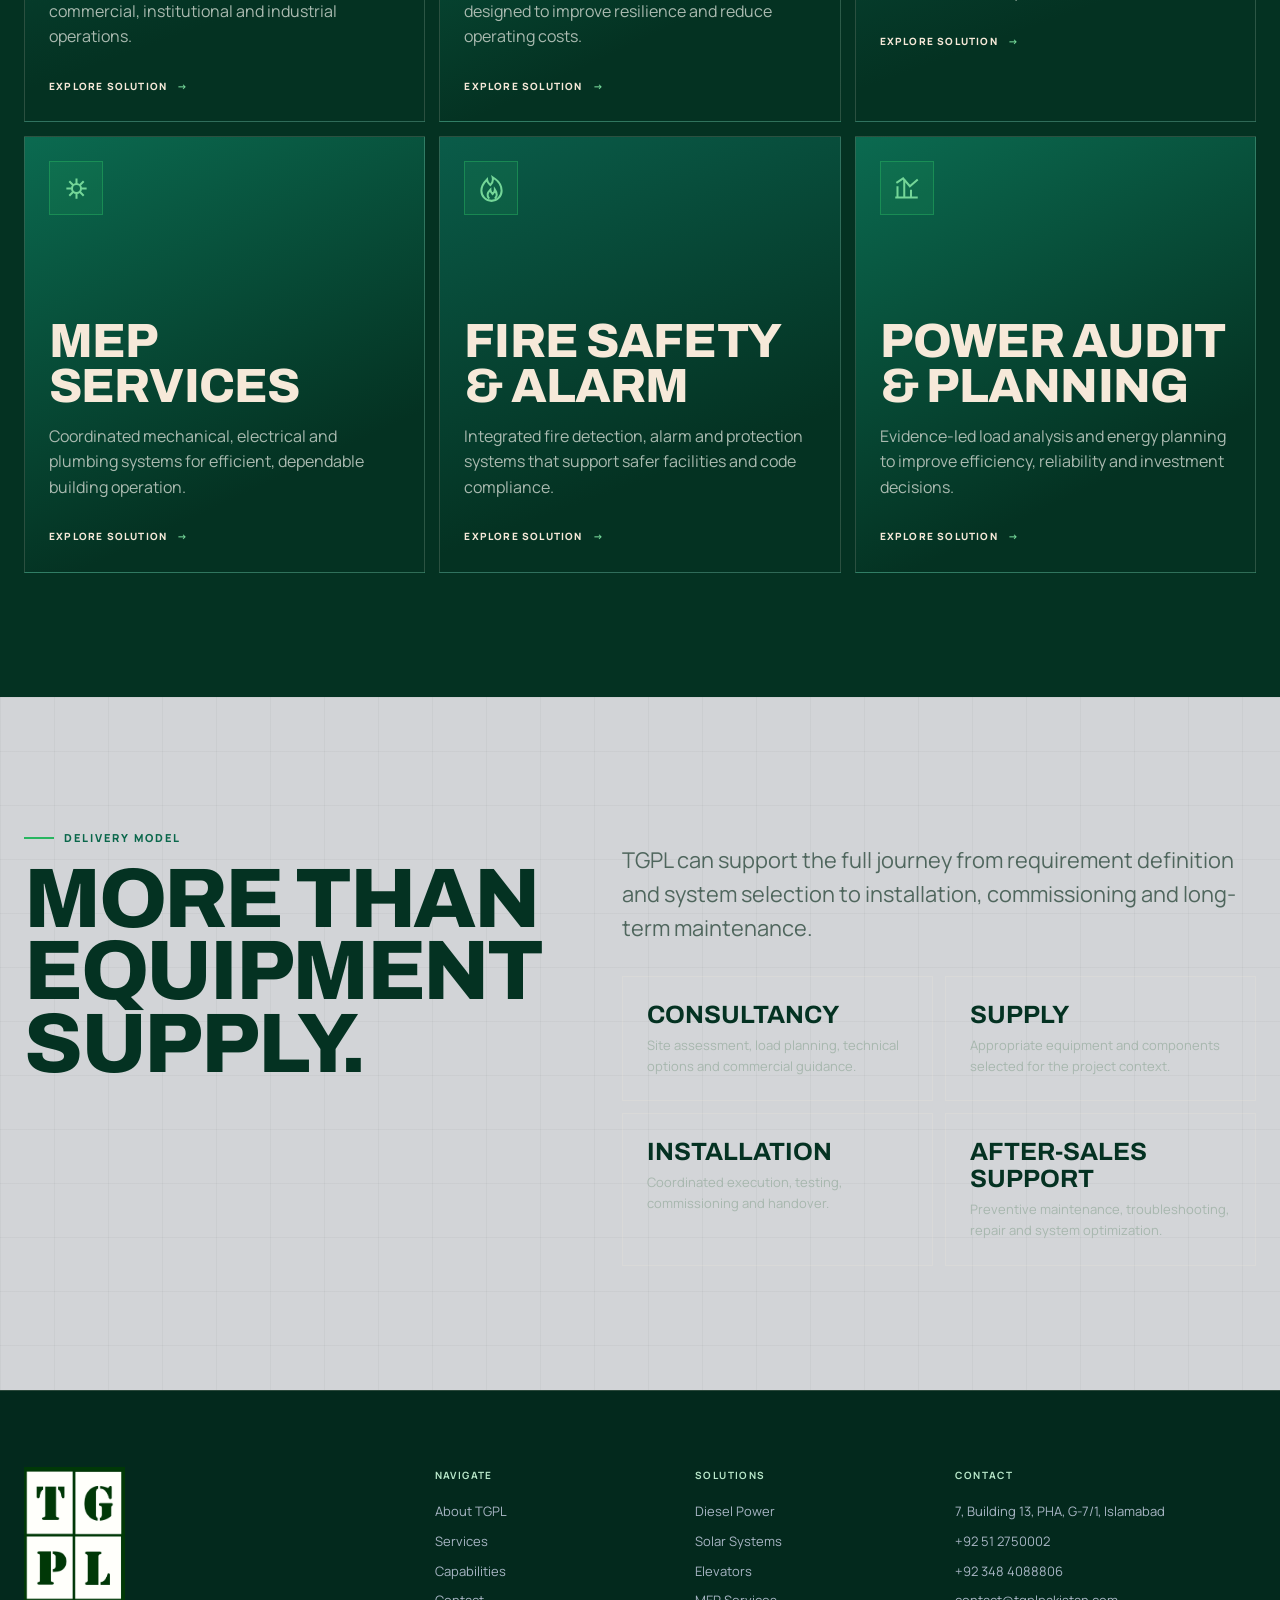
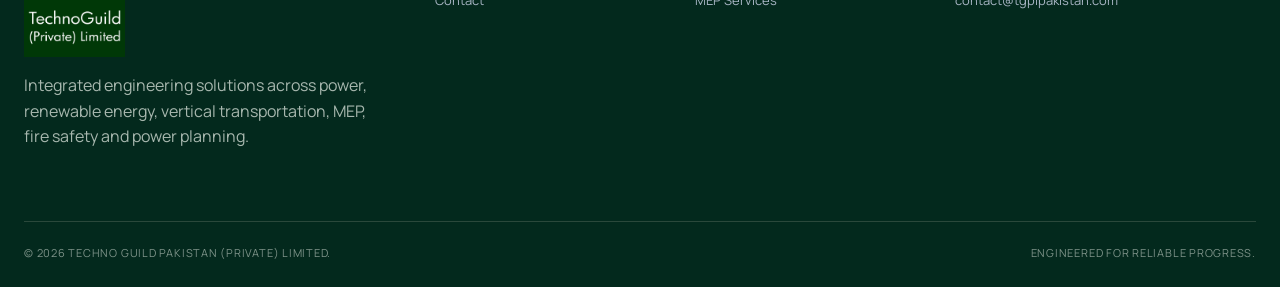
<file: services.html>
<!doctype html><html lang="en"><head><meta charset="utf-8"><meta name="viewport" content="width=device-width,initial-scale=1"><title>Engineering Services | TGPL Pakistan</title><meta name="description" content="Explore TGPL services in diesel generators, solar power, elevators, MEP, fire safety and power audits."><meta name="theme-color" content="#043222"><link rel="icon" href="assets/brand/tgpl-logo-complete.png" type="image/png"><link rel="manifest" href="site.webmanifest"><link rel="stylesheet" href="assets/styles.css"></head><body><header class="site-header"><div class="container nav"><a class="brand" href="index.html" aria-label="TGPL home"><img src="assets/brand/tgpl-logo-complete.png" alt="Techno Guild Pakistan (Private) Limited"></a><button class="nav-toggle" aria-label="Open navigation" aria-expanded="false"><span></span><span></span><span></span></button><nav class="nav-links"><a href="index.html" class="">Home</a><a href="about.html" class="">About</a><a href="services.html" class="active">Services</a><a href="projects.html" class="">Projects</a><a href="contact.html" class="">Contact</a><a class="nav-cta" href="contact.html">Request a quote</a></nav></div></header><main><section class="page-hero"><div class="container page-hero-grid"><div class="reveal"><span class="breadcrumb">TGPL / Services</span><h1 class="h1">Engineering systems that work together.</h1><p class="lead">Six core disciplines, coordinated around the performance, safety and continuity of your operation.</p></div><div class="page-number">02</div></div></section><section class="section"><div class="container"><span class="eyebrow reveal">Our solutions</span><h2 class="h2 reveal">From power source<br>to building performance.</h2><div class="service-grid"><article class="service-card reveal"><div class="service-icon"><svg viewBox="0 0 24 24" fill="none" stroke="currentColor" stroke-width="1.8"><rect x="3" y="6" width="18" height="12" rx="2"/><path d="M7 10h5M7 14h3M17 9v6M19 9v6"/></svg></div><h3 class="h3">Diesel Power Generators</h3><p>Reliable prime and standby power systems for commercial, institutional and industrial operations.</p><a class="service-link" href="diesel-generators.html">Explore solution <span>→</span></a></article><article class="service-card reveal"><div class="service-icon"><svg viewBox="0 0 24 24" fill="none" stroke="currentColor" stroke-width="1.8"><circle cx="17" cy="6" r="2.5"/><path d="M17 1v2M17 9v2M12 6h2M20 6h2M14 3l1.2 1.2M20 3l-1.2 1.2"/><path d="M3 12h14l2 8H5l-2-8Z"/><path d="M7 12l1 8M13 12l-1 8M4 16h14"/></svg></div><h3 class="h3">Solar Power Systems</h3><p>Grid-tied, off-grid and hybrid energy systems designed to improve resilience and reduce operating costs.</p><a class="service-link" href="solar-power.html">Explore solution <span>→</span></a></article><article class="service-card reveal"><div class="service-icon"><svg viewBox="0 0 24 24" fill="none" stroke="currentColor" stroke-width="1.8"><rect x="4" y="3" width="16" height="18" rx="2"/><path d="M12 3v18M8 8l2-2 2 2M16 16l-2 2-2-2"/></svg></div><h3 class="h3">Vertical Transportation</h3><p>Passenger, freight and escalator solutions designed around safe movement, performance and maintainability.</p><a class="service-link" href="vertical-transportation.html">Explore solution <span>→</span></a></article><article class="service-card reveal"><div class="service-icon"><svg viewBox="0 0 24 24" fill="none" stroke="currentColor" stroke-width="1.8"><path d="M12 3v5M12 16v5M3 12h5M16 12h5"/><circle cx="12" cy="12" r="4"/><path d="M5.6 5.6l3.5 3.5M14.9 14.9l3.5 3.5M18.4 5.6l-3.5 3.5M9.1 14.9l-3.5 3.5"/></svg></div><h3 class="h3">MEP Services</h3><p>Coordinated mechanical, electrical and plumbing systems for efficient, dependable building operation.</p><a class="service-link" href="mep-services.html">Explore solution <span>→</span></a></article><article class="service-card reveal"><div class="service-icon"><svg viewBox="0 0 24 24" fill="none" stroke="currentColor" stroke-width="1.8"><path d="M13 2s1 4-2 7c-2-2-3-3-3-5-3 3-5 6-5 10a9 9 0 0 0 18 0c0-5-3-9-8-12Z"/><path d="M10 21c-2-2-2-5 1-8 0 2 1 3 2 4 1-1 2-2 2-4 2 3 2 6 0 8"/></svg></div><h3 class="h3">Fire Safety & Alarm</h3><p>Integrated fire detection, alarm and protection systems that support safer facilities and code compliance.</p><a class="service-link" href="fire-safety.html">Explore solution <span>→</span></a></article><article class="service-card reveal"><div class="service-icon"><svg viewBox="0 0 24 24" fill="none" stroke="currentColor" stroke-width="1.8"><path d="M4 20V10M10 20V4M16 20v-7M22 20H2"/><path d="m3 7 6-4 6 7 7-6"/></svg></div><h3 class="h3">Power Audit & Planning</h3><p>Evidence-led load analysis and energy planning to improve efficiency, reliability and investment decisions.</p><a class="service-link" href="power-audit.html">Explore solution <span>→</span></a></article></div></div></section><section class="section light-section"><div class="container split"><div class="sticky reveal"><span class="eyebrow">Delivery model</span><h2 class="h2">More than equipment supply.</h2></div><div class="reveal"><p class="lead">TGPL can support the full journey from requirement definition and system selection to installation, commissioning and long-term maintenance.</p><div class="feature-grid"><div class="feature"><h4>Consultancy</h4><p>Site assessment, load planning, technical options and commercial guidance.</p></div><div class="feature"><h4>Supply</h4><p>Appropriate equipment and components selected for the project context.</p></div><div class="feature"><h4>Installation</h4><p>Coordinated execution, testing, commissioning and handover.</p></div><div class="feature"><h4>After-sales support</h4><p>Preventive maintenance, troubleshooting, repair and system optimization.</p></div></div></div></div></section></main><footer class="site-footer"><div class="container"><div class="footer-grid"><div class="footer-brand"><img src="assets/brand/tgpl-logo-complete.png" alt="Techno Guild Pakistan (Private) Limited"><p>Integrated engineering solutions across power, renewable energy, vertical transportation, MEP, fire safety and power planning.</p></div><div class="footer-col"><h5>Navigate</h5><a href="about.html">About TGPL</a><a href="services.html">Services</a><a href="projects.html">Capabilities</a><a href="contact.html">Contact</a></div><div class="footer-col"><h5>Solutions</h5><a href="diesel-generators.html">Diesel Power</a><a href="solar-power.html">Solar Systems</a><a href="vertical-transportation.html">Elevators</a><a href="mep-services.html">MEP Services</a></div><div class="footer-col"><h5>Contact</h5><span>7, Building 13, PHA, G-7/1, Islamabad</span><a href="tel:+92512750002">+92 51 2750002</a><a href="tel:+923484088806">+92 348 4088806</a><a href="mailto:contact@tgplpakistan.com">contact@tgplpakistan.com</a></div></div><div class="footer-bottom"><span>© <span data-year></span> Techno Guild Pakistan (Private) Limited.</span><span>Engineered for reliable progress.</span></div></div></footer><script src="assets/app.js"></script></body></html>
</file>
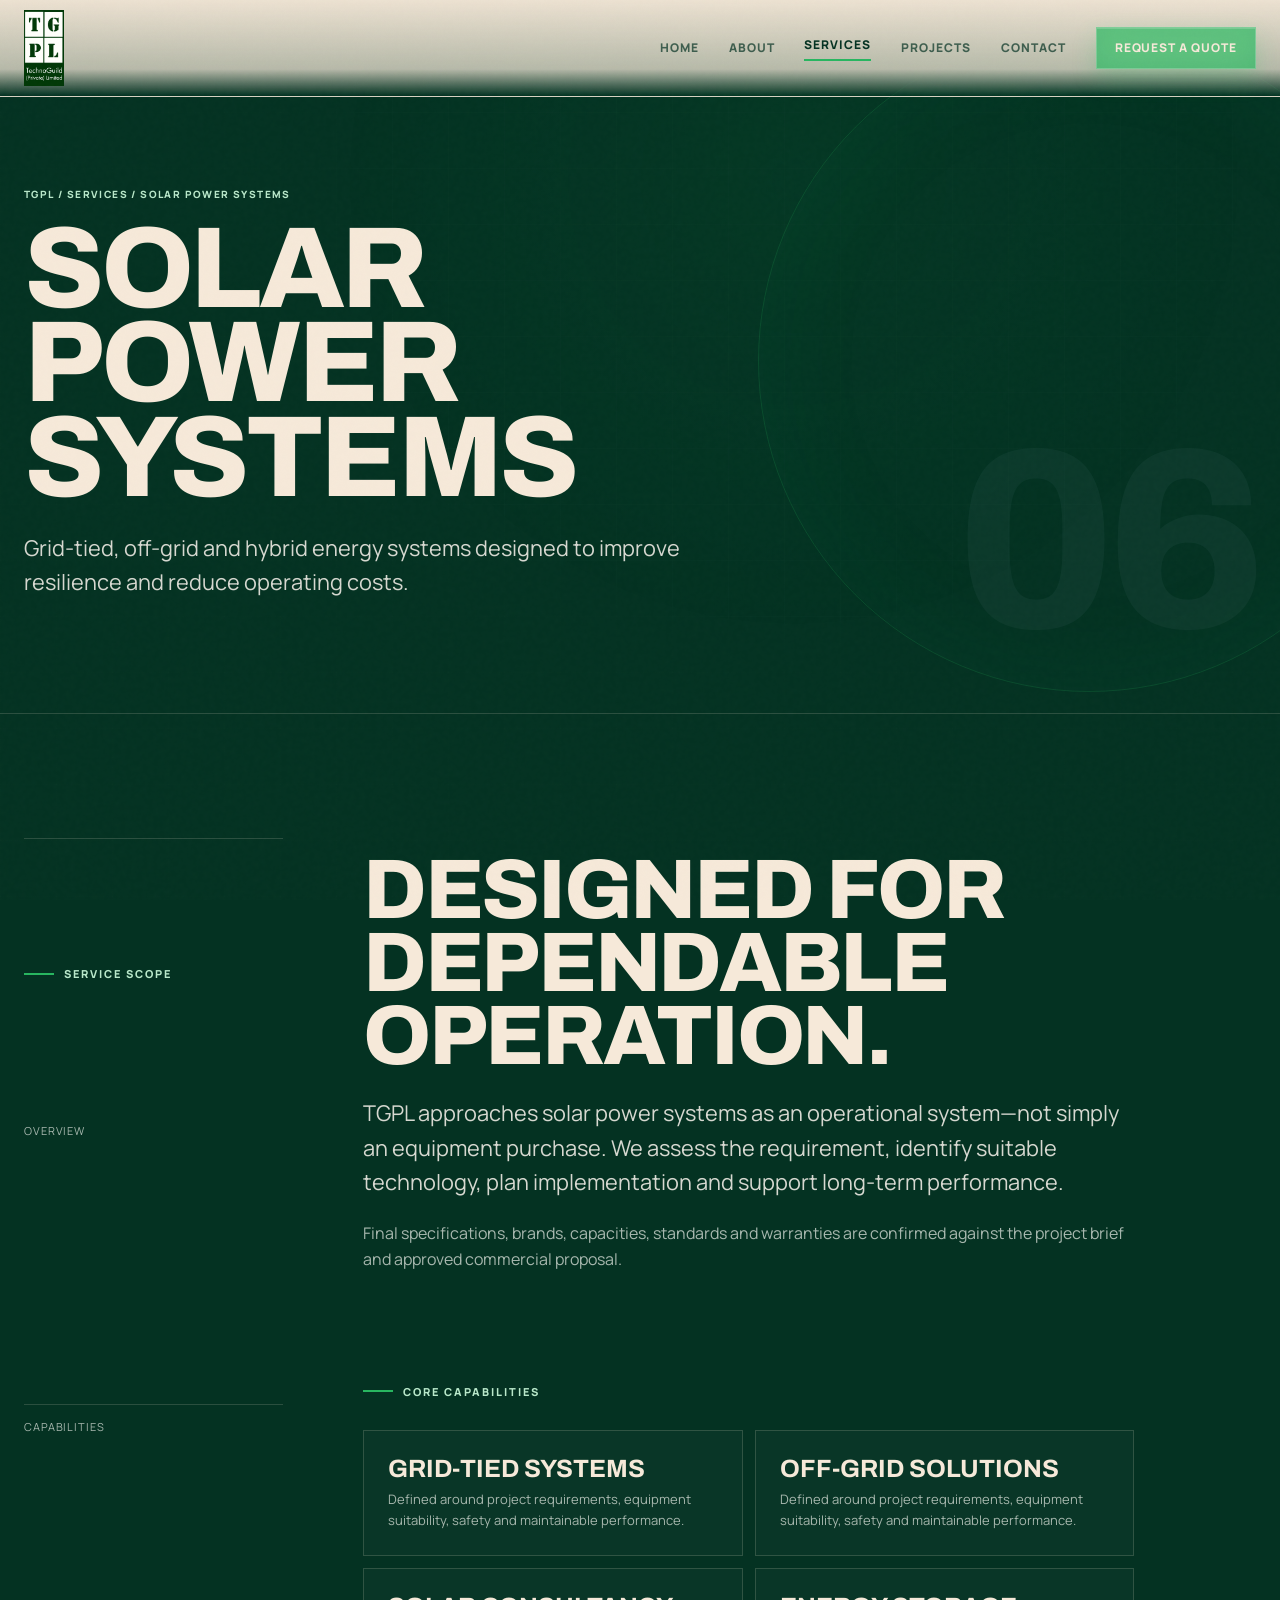
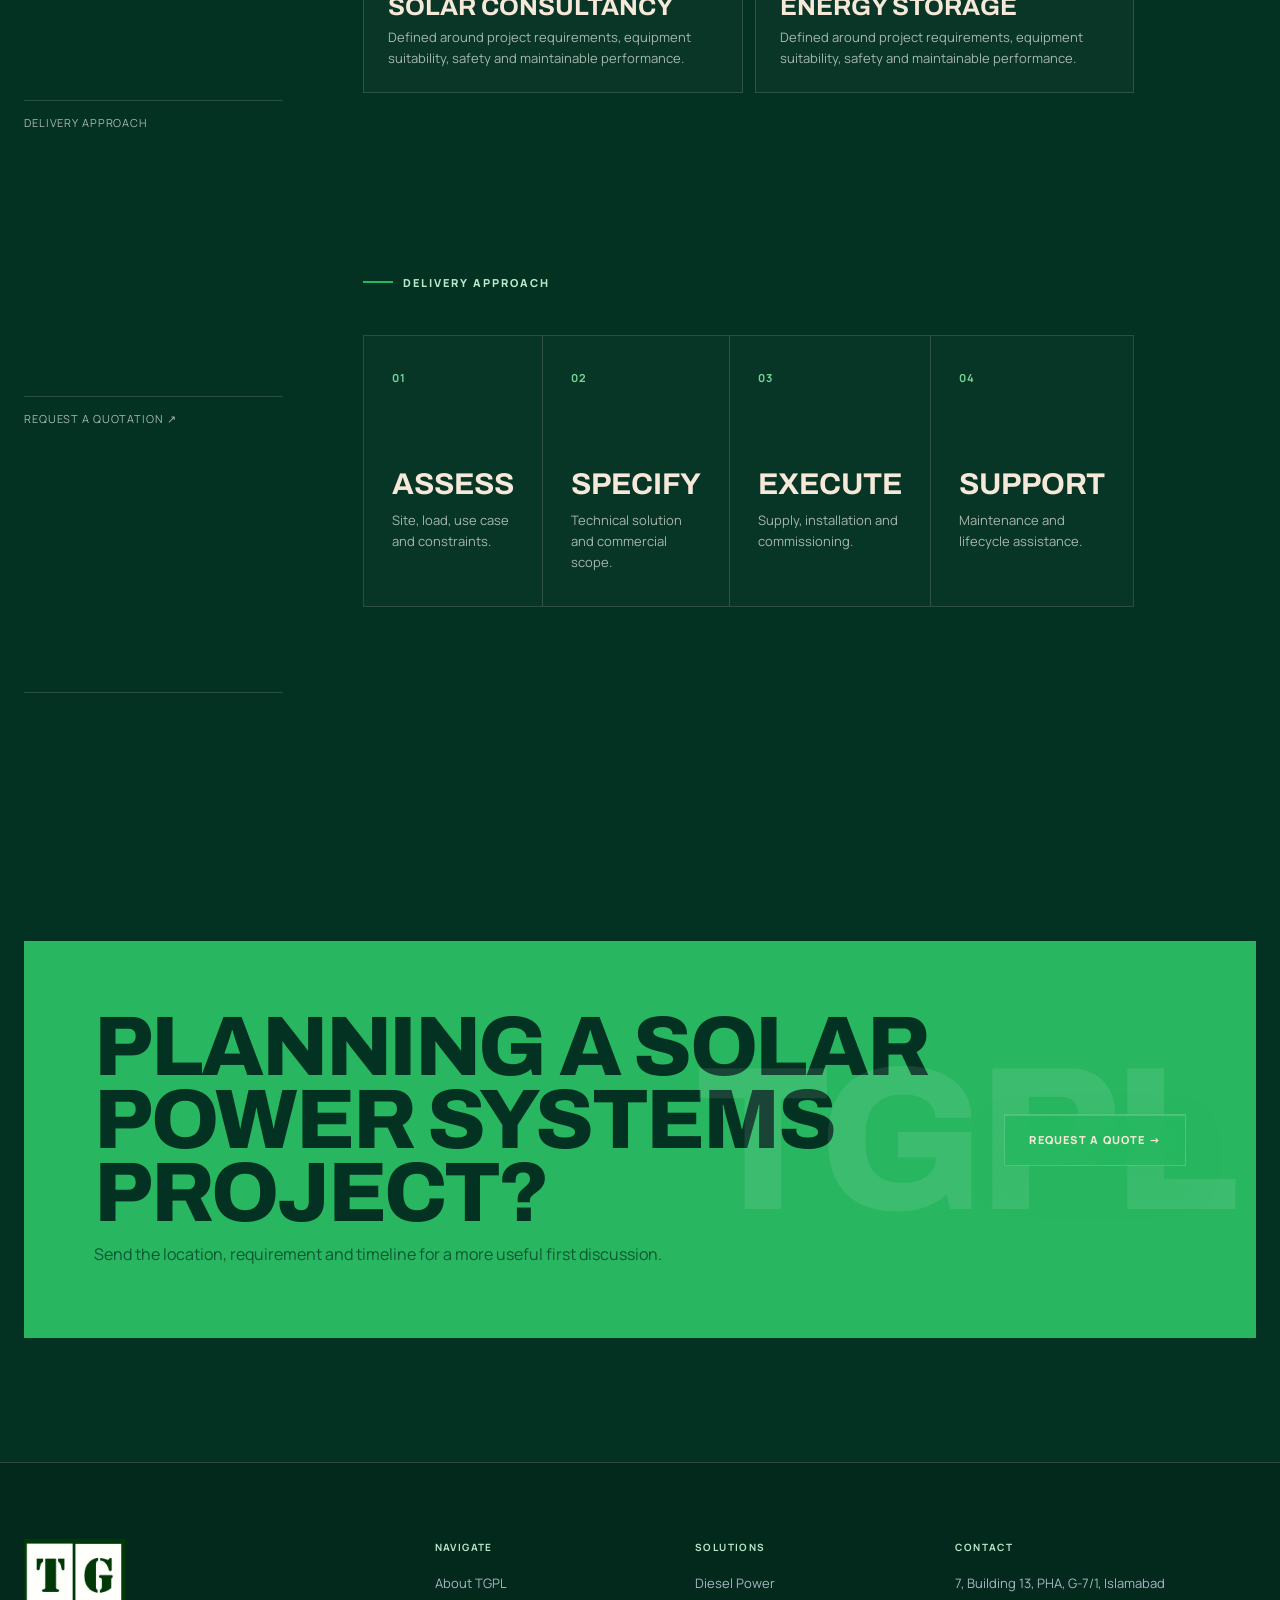
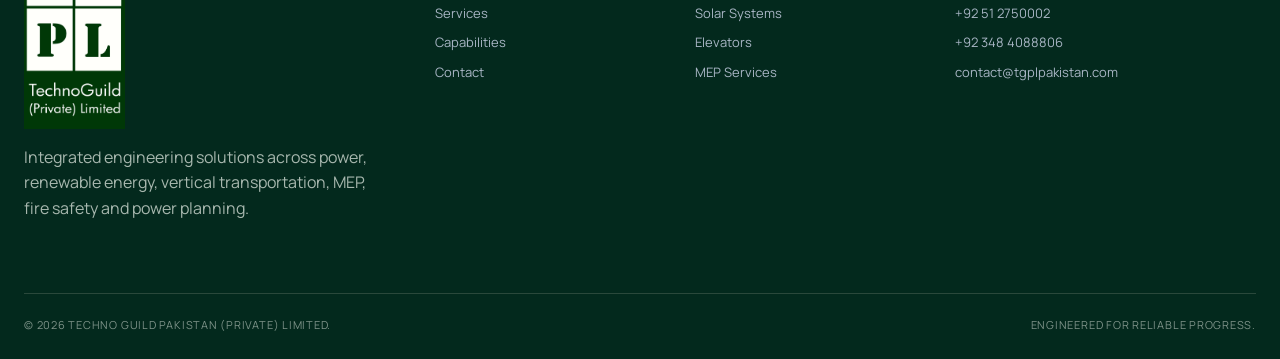
<file: solar-power.html>
<!doctype html><html lang="en"><head><meta charset="utf-8"><meta name="viewport" content="width=device-width,initial-scale=1"><title>Solar Power Systems | TGPL Pakistan</title><meta name="description" content="Grid-tied, off-grid and hybrid energy systems designed to improve resilience and reduce operating costs."><meta name="theme-color" content="#043222"><link rel="icon" href="assets/brand/tgpl-logo-complete.png" type="image/png"><link rel="manifest" href="site.webmanifest"><link rel="stylesheet" href="assets/styles.css"></head><body><header class="site-header"><div class="container nav"><a class="brand" href="index.html" aria-label="TGPL home"><img src="assets/brand/tgpl-logo-complete.png" alt="Techno Guild Pakistan (Private) Limited"></a><button class="nav-toggle" aria-label="Open navigation" aria-expanded="false"><span></span><span></span><span></span></button><nav class="nav-links"><a href="index.html" class="">Home</a><a href="about.html" class="">About</a><a href="services.html" class="active">Services</a><a href="projects.html" class="">Projects</a><a href="contact.html" class="">Contact</a><a class="nav-cta" href="contact.html">Request a quote</a></nav></div></header><main><section class="page-hero"><div class="container page-hero-grid"><div class="reveal"><span class="breadcrumb">TGPL / Services / Solar Power Systems</span><h1 class="h1">Solar Power Systems</h1><p class="lead">Grid-tied, off-grid and hybrid energy systems designed to improve resilience and reduce operating costs.</p></div><div class="page-number">06</div></div></section><section class="section"><div class="container detail-grid"><aside class="detail-nav reveal"><span class="eyebrow">Service scope</span><a href="#overview">Overview</a><a href="#capabilities">Capabilities</a><a href="#delivery">Delivery approach</a><a href="contact.html">Request a quotation ↗</a></aside><div><section id="overview" class="reveal"><h2 class="h2">Designed for dependable operation.</h2><p class="lead">TGPL approaches solar power systems as an operational system—not simply an equipment purchase. We assess the requirement, identify suitable technology, plan implementation and support long-term performance.</p><p class="muted">Final specifications, brands, capacities, standards and warranties are confirmed against the project brief and approved commercial proposal.</p></section><section id="capabilities" class="section-sm"><span class="eyebrow reveal">Core capabilities</span><div class="feature-grid"><div class="feature"><h4>Grid-tied systems</h4><p>Defined around project requirements, equipment suitability, safety and maintainable performance.</p></div><div class="feature"><h4>Off-grid solutions</h4><p>Defined around project requirements, equipment suitability, safety and maintainable performance.</p></div><div class="feature"><h4>Solar consultancy</h4><p>Defined around project requirements, equipment suitability, safety and maintainable performance.</p></div><div class="feature"><h4>Energy storage</h4><p>Defined around project requirements, equipment suitability, safety and maintainable performance.</p></div></div></section><section id="delivery" class="section-sm"><span class="eyebrow reveal">Delivery approach</span><div class="process"><div class="process-step reveal"><b>01</b><h4>Assess</h4><p>Site, load, use case and constraints.</p></div><div class="process-step reveal delay-1"><b>02</b><h4>Specify</h4><p>Technical solution and commercial scope.</p></div><div class="process-step reveal delay-2"><b>03</b><h4>Execute</h4><p>Supply, installation and commissioning.</p></div><div class="process-step reveal delay-3"><b>04</b><h4>Support</h4><p>Maintenance and lifecycle assistance.</p></div></div></section></div></div></section><section class="section"><div class="container"><div class="cta-band reveal"><div><h2 class="h2">Planning a solar power systems project?</h2><p>Send the location, requirement and timeline for a more useful first discussion.</p></div><a class="btn" href="contact.html">Request a quote →</a></div></div></section></main><footer class="site-footer"><div class="container"><div class="footer-grid"><div class="footer-brand"><img src="assets/brand/tgpl-logo-complete.png" alt="Techno Guild Pakistan (Private) Limited"><p>Integrated engineering solutions across power, renewable energy, vertical transportation, MEP, fire safety and power planning.</p></div><div class="footer-col"><h5>Navigate</h5><a href="about.html">About TGPL</a><a href="services.html">Services</a><a href="projects.html">Capabilities</a><a href="contact.html">Contact</a></div><div class="footer-col"><h5>Solutions</h5><a href="diesel-generators.html">Diesel Power</a><a href="solar-power.html">Solar Systems</a><a href="vertical-transportation.html">Elevators</a><a href="mep-services.html">MEP Services</a></div><div class="footer-col"><h5>Contact</h5><span>7, Building 13, PHA, G-7/1, Islamabad</span><a href="tel:+92512750002">+92 51 2750002</a><a href="tel:+923484088806">+92 348 4088806</a><a href="mailto:contact@tgplpakistan.com">contact@tgplpakistan.com</a></div></div><div class="footer-bottom"><span>© <span data-year></span> Techno Guild Pakistan (Private) Limited.</span><span>Engineered for reliable progress.</span></div></div></footer><script src="assets/app.js"></script></body></html>
</file>
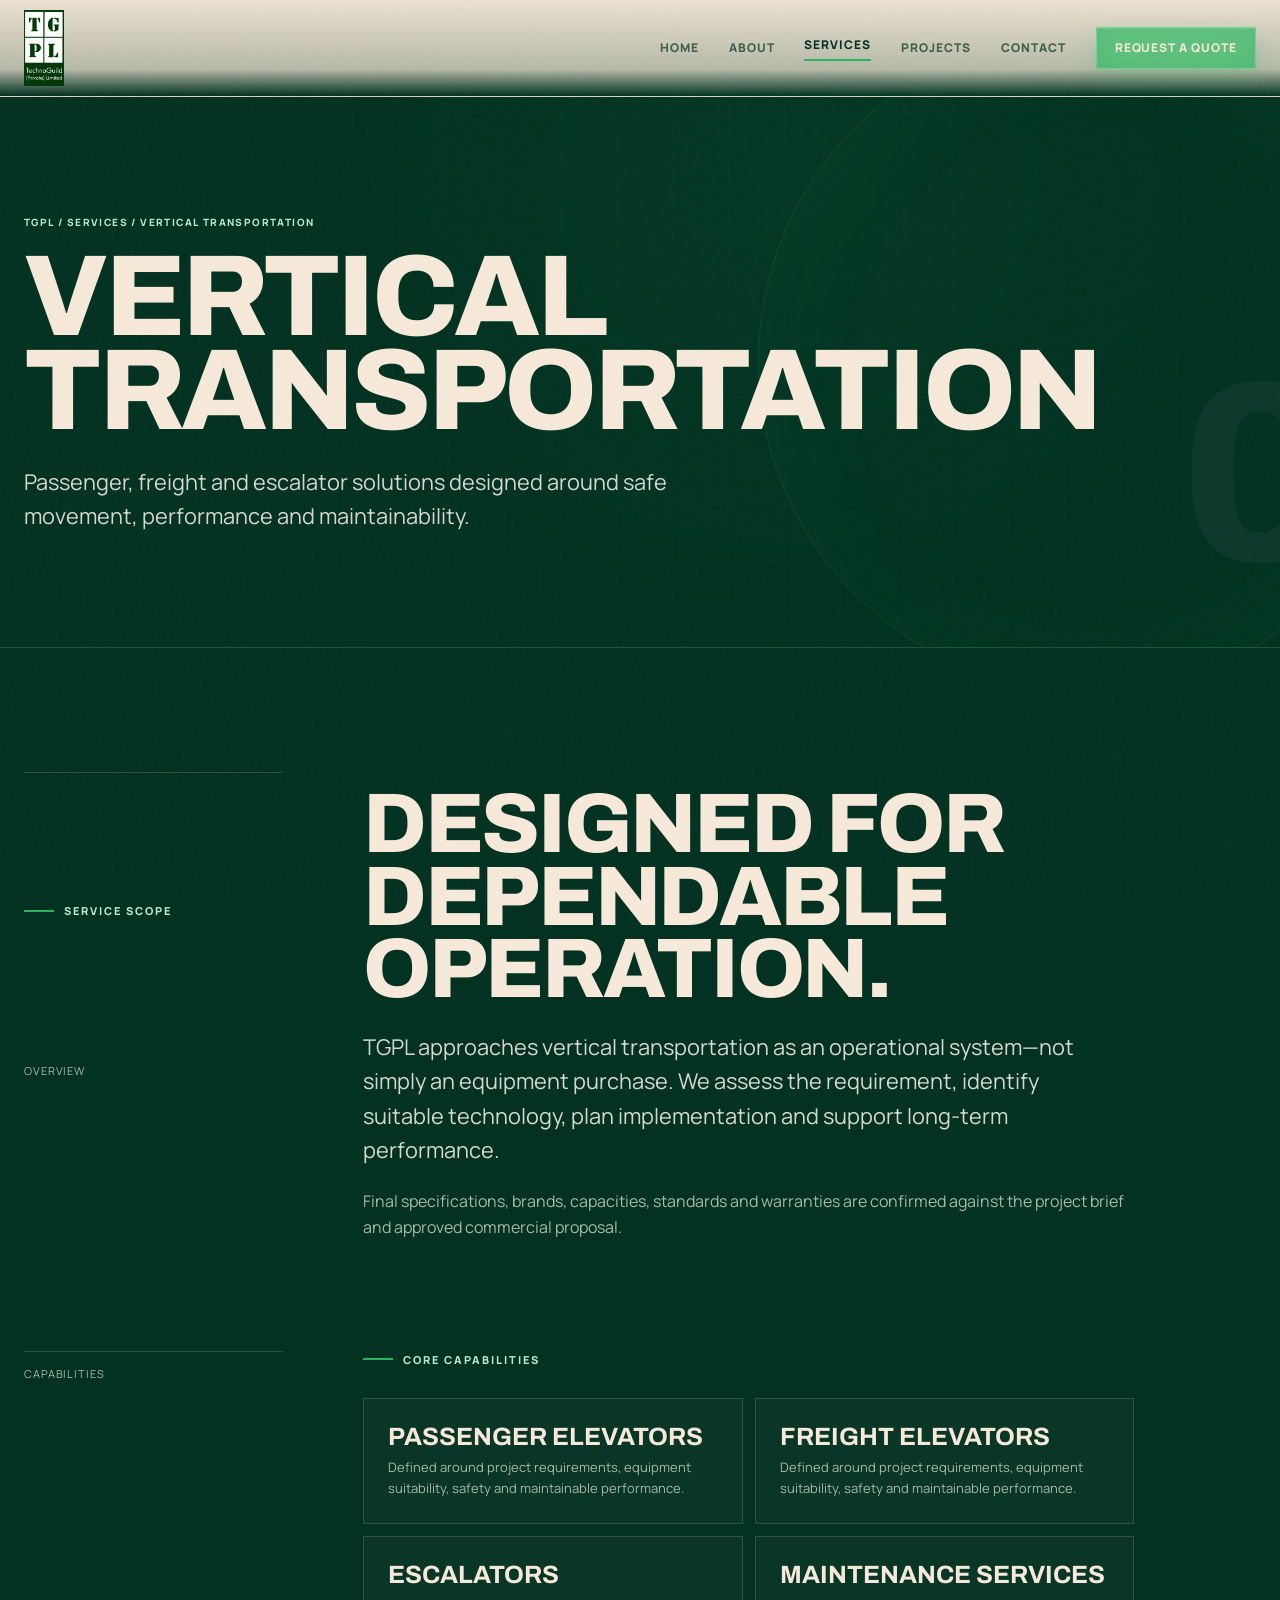
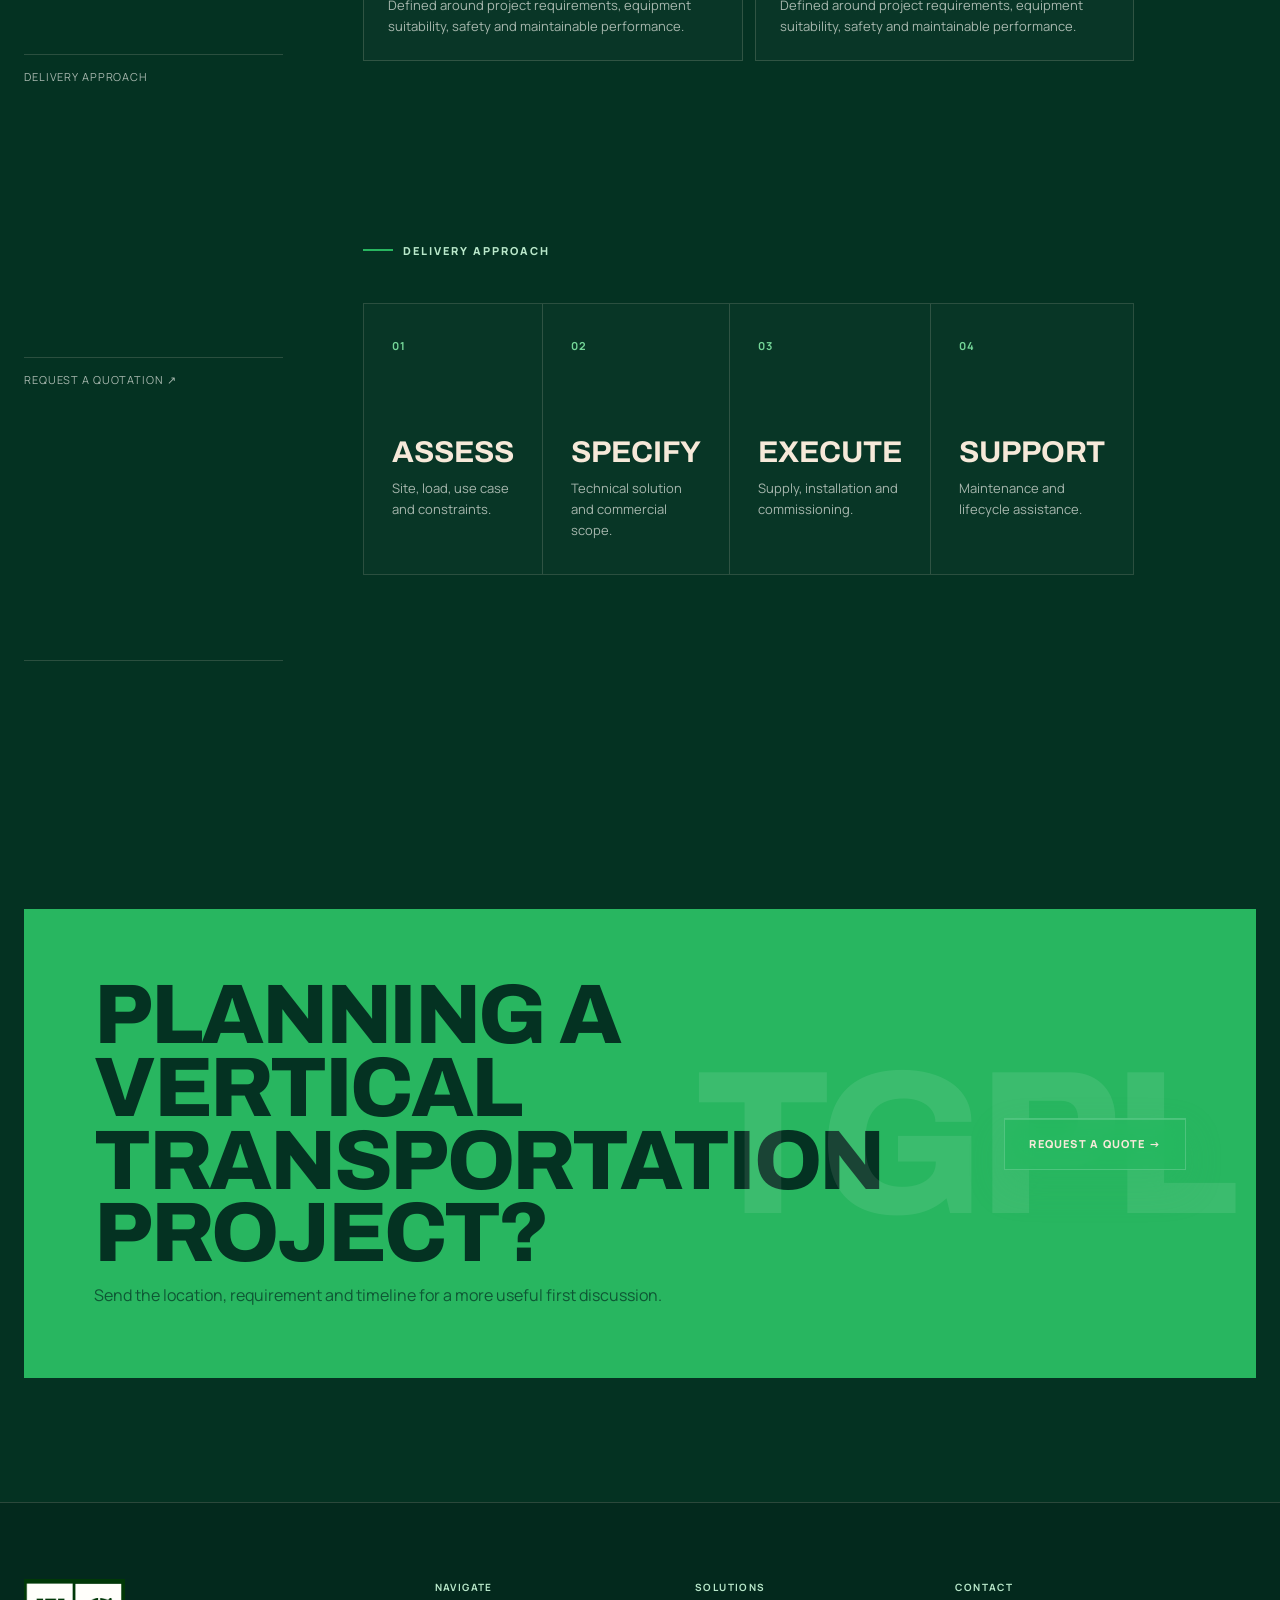
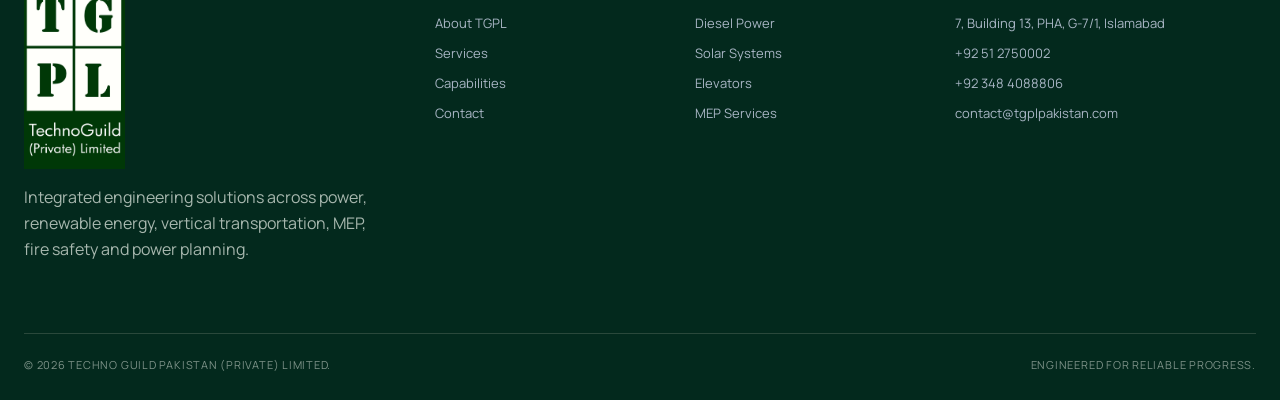
<file: vertical-transportation.html>
<!doctype html><html lang="en"><head><meta charset="utf-8"><meta name="viewport" content="width=device-width,initial-scale=1"><title>Vertical Transportation | TGPL Pakistan</title><meta name="description" content="Passenger, freight and escalator solutions designed around safe movement, performance and maintainability."><meta name="theme-color" content="#043222"><link rel="icon" href="assets/brand/tgpl-logo-complete.png" type="image/png"><link rel="manifest" href="site.webmanifest"><link rel="stylesheet" href="assets/styles.css"></head><body><header class="site-header"><div class="container nav"><a class="brand" href="index.html" aria-label="TGPL home"><img src="assets/brand/tgpl-logo-complete.png" alt="Techno Guild Pakistan (Private) Limited"></a><button class="nav-toggle" aria-label="Open navigation" aria-expanded="false"><span></span><span></span><span></span></button><nav class="nav-links"><a href="index.html" class="">Home</a><a href="about.html" class="">About</a><a href="services.html" class="active">Services</a><a href="projects.html" class="">Projects</a><a href="contact.html" class="">Contact</a><a class="nav-cta" href="contact.html">Request a quote</a></nav></div></header><main><section class="page-hero"><div class="container page-hero-grid"><div class="reveal"><span class="breadcrumb">TGPL / Services / Vertical Transportation</span><h1 class="h1">Vertical Transportation</h1><p class="lead">Passenger, freight and escalator solutions designed around safe movement, performance and maintainability.</p></div><div class="page-number">07</div></div></section><section class="section"><div class="container detail-grid"><aside class="detail-nav reveal"><span class="eyebrow">Service scope</span><a href="#overview">Overview</a><a href="#capabilities">Capabilities</a><a href="#delivery">Delivery approach</a><a href="contact.html">Request a quotation ↗</a></aside><div><section id="overview" class="reveal"><h2 class="h2">Designed for dependable operation.</h2><p class="lead">TGPL approaches vertical transportation as an operational system—not simply an equipment purchase. We assess the requirement, identify suitable technology, plan implementation and support long-term performance.</p><p class="muted">Final specifications, brands, capacities, standards and warranties are confirmed against the project brief and approved commercial proposal.</p></section><section id="capabilities" class="section-sm"><span class="eyebrow reveal">Core capabilities</span><div class="feature-grid"><div class="feature"><h4>Passenger elevators</h4><p>Defined around project requirements, equipment suitability, safety and maintainable performance.</p></div><div class="feature"><h4>Freight elevators</h4><p>Defined around project requirements, equipment suitability, safety and maintainable performance.</p></div><div class="feature"><h4>Escalators</h4><p>Defined around project requirements, equipment suitability, safety and maintainable performance.</p></div><div class="feature"><h4>Maintenance services</h4><p>Defined around project requirements, equipment suitability, safety and maintainable performance.</p></div></div></section><section id="delivery" class="section-sm"><span class="eyebrow reveal">Delivery approach</span><div class="process"><div class="process-step reveal"><b>01</b><h4>Assess</h4><p>Site, load, use case and constraints.</p></div><div class="process-step reveal delay-1"><b>02</b><h4>Specify</h4><p>Technical solution and commercial scope.</p></div><div class="process-step reveal delay-2"><b>03</b><h4>Execute</h4><p>Supply, installation and commissioning.</p></div><div class="process-step reveal delay-3"><b>04</b><h4>Support</h4><p>Maintenance and lifecycle assistance.</p></div></div></section></div></div></section><section class="section"><div class="container"><div class="cta-band reveal"><div><h2 class="h2">Planning a vertical transportation project?</h2><p>Send the location, requirement and timeline for a more useful first discussion.</p></div><a class="btn" href="contact.html">Request a quote →</a></div></div></section></main><footer class="site-footer"><div class="container"><div class="footer-grid"><div class="footer-brand"><img src="assets/brand/tgpl-logo-complete.png" alt="Techno Guild Pakistan (Private) Limited"><p>Integrated engineering solutions across power, renewable energy, vertical transportation, MEP, fire safety and power planning.</p></div><div class="footer-col"><h5>Navigate</h5><a href="about.html">About TGPL</a><a href="services.html">Services</a><a href="projects.html">Capabilities</a><a href="contact.html">Contact</a></div><div class="footer-col"><h5>Solutions</h5><a href="diesel-generators.html">Diesel Power</a><a href="solar-power.html">Solar Systems</a><a href="vertical-transportation.html">Elevators</a><a href="mep-services.html">MEP Services</a></div><div class="footer-col"><h5>Contact</h5><span>7, Building 13, PHA, G-7/1, Islamabad</span><a href="tel:+92512750002">+92 51 2750002</a><a href="tel:+923484088806">+92 348 4088806</a><a href="mailto:contact@tgplpakistan.com">contact@tgplpakistan.com</a></div></div><div class="footer-bottom"><span>© <span data-year></span> Techno Guild Pakistan (Private) Limited.</span><span>Engineered for reliable progress.</span></div></div></footer><script src="assets/app.js"></script></body></html>
</file>
<file: assets/styles.css>
@import url('https://fonts.googleapis.com/css2?family=Archivo:wght@400;500;600;700;800;900&family=Manrope:wght@400;500;600;700;800&display=swap');

:root {
  --ink: #043222;
  --ink-2: #004D3D;
  --ink-3: #075845;
  --panel: #0A5A47;
  --paper: #F6E9D9;
  --paper-2: #D2D4D7;
  --muted: #A7B7AE;
  --line: rgba(246, 233, 217, .16);
  --line-dark: rgba(4, 50, 34, .16);
  --accent: #28B660;
  --accent-2: #74D698;
  --accent-soft: #B9E8CA;
  --max: 1320px;
  --radius: 12px;
  --shadow: 0 34px 90px rgba(0, 45, 29, .25);
}

* { box-sizing: border-box; }
html { scroll-behavior: smooth; }
body {
  margin: 0;
  color: var(--paper);
  background: var(--ink);
  font-family: 'Manrope', sans-serif;
  line-height: 1.6;
  overflow-x: hidden;
}
body::before {
  content: '';
  position: fixed;
  inset: 0;
  pointer-events: none;
  z-index: 0;
  opacity: .48;
  background:
    radial-gradient(circle at var(--mx, 60%) var(--my, 18%), rgba(40,182,96,.13), transparent 28rem),
    linear-gradient(rgba(255,255,255,.018) 1px, transparent 1px),
    linear-gradient(90deg, rgba(255,255,255,.018) 1px, transparent 1px);
  background-size: auto, 52px 52px, 52px 52px;
}
body::after {
  content: '';
  position: fixed;
  inset: 0;
  z-index: 1000;
  pointer-events: none;
  opacity: .025;
  background-image: url("data:image/svg+xml,%3Csvg viewBox='0 0 180 180' xmlns='http://www.w3.org/2000/svg'%3E%3Cfilter id='n'%3E%3CfeTurbulence type='fractalNoise' baseFrequency='.9' numOctaves='4' stitchTiles='stitch'/%3E%3C/filter%3E%3Crect width='100%25' height='100%25' filter='url(%23n)' opacity='.72'/%3E%3C/svg%3E");
}

img, svg { display: block; max-width: 100%; }
a { color: inherit; text-decoration: none; }
button, input, select, textarea { font: inherit; }
::selection { background: var(--accent); color: #fff; }

.container { width: min(calc(100% - 48px), var(--max)); margin-inline: auto; position: relative; z-index: 1; }
.section { padding: 124px 0; position: relative; }
.section-sm { padding: 86px 0; position: relative; }
.eyebrow {
  display: inline-flex;
  align-items: center;
  gap: 10px;
  color: var(--accent-soft);
  font-size: 11px;
  letter-spacing: .18em;
  text-transform: uppercase;
  font-weight: 800;
}
.eyebrow::before { content: ''; width: 30px; height: 2px; background: var(--accent); }
.display, .h1, .h2, .h3 {
  font-family: 'Archivo', sans-serif;
  text-transform: uppercase;
  font-weight: 800;
}
.display { margin: 14px 0 24px; font-size: clamp(64px, 10vw, 150px); line-height: .78; letter-spacing: -.035em; }
.h1 { font-size: clamp(62px, 9vw, 132px); line-height: .82; letter-spacing: -.03em; margin: 16px 0 26px; }
.h2 { font-size: clamp(48px, 6.6vw, 94px); line-height: .86; letter-spacing: -.028em; margin: 16px 0 24px; }
.h3 { font-size: clamp(32px, 4vw, 48px); line-height: .94; letter-spacing: -.018em; margin: 0 0 14px; }
.lead { font-size: clamp(17px, 1.7vw, 22px); line-height: 1.58; color: #D6D8D0; max-width: 760px; }
.muted { color: var(--muted); }
.accent { color: var(--accent); }

.site-header { position: fixed; inset: 0 0 auto; z-index: 50; transition: .3s ease; }
.site-header.scrolled { background: rgba(6,16,29,.88); backdrop-filter: blur(18px); border-bottom: 1px solid var(--line); }
.nav { height: 82px; display: flex; align-items: center; justify-content: space-between; }
.brand img { width: 184px; }
.nav-links { display: flex; align-items: center; gap: 30px; font-size: 12px; text-transform: uppercase; letter-spacing: .08em; font-weight: 800; }
.nav-links a { color: #315B4C; transition: .2s ease; }
.nav-links a:hover, .nav-links a.active { color: #fff; }
.nav-cta { min-height: 42px; padding: 0 18px; display: inline-flex; align-items: center; background: var(--accent); color: white !important; border: 1px solid rgba(255,255,255,.14); }
.nav-toggle { display: none; background: transparent; border: 0; width: 44px; height: 44px; padding: 10px; }
.nav-toggle span { display: block; height: 2px; margin: 6px 0; background: var(--paper); }

.btn { display: inline-flex; align-items: center; justify-content: center; gap: 10px; min-height: 52px; padding: 0 24px; font-size: 11px; text-transform: uppercase; letter-spacing: .11em; font-weight: 800; border: 1px solid transparent; transition: .25s ease; cursor: pointer; }
.btn-primary { background: var(--accent); color: white; box-shadow: 0 18px 42px rgba(40,182,96,.22); }
.btn-primary:hover { transform: translateY(-3px); background: #32C96D; }
.btn-secondary { border-color: rgba(255,255,255,.2); background: rgba(255,255,255,.035); color: white; }
.btn-secondary:hover { border-color: rgba(255,255,255,.48); transform: translateY(-3px); }
.btn svg { width: 17px; }

/* Editorial industrial hero */
.hero { min-height: 100vh; padding: 112px 0 0; position: relative; overflow: hidden; display: block; }
.hero::before { content: ''; position: absolute; inset: 0; background: linear-gradient(180deg, rgba(20,39,62,.72) 0%, rgba(7,18,31,.42) 52%, #043222 100%); }
.hero::after { content: ''; position: absolute; inset: 0; background: radial-gradient(ellipse at 52% 54%, rgba(46,102,255,.22), transparent 42%); }
.hero-stage { min-height: 720px; position: relative; display: grid; grid-template-columns: .8fr 1.65fr .7fr; align-items: center; }
.hero-index { position: absolute; left: 0; top: 20px; color: #648277; font: 600 11px 'Manrope'; letter-spacing: .12em; }
.hero-backdrop {
  position: absolute;
  inset: 78px 0 auto;
  z-index: 0;
  text-align: center;
  font-family: 'Archivo', sans-serif;
  font-weight: 800;
  text-transform: uppercase;
  font-size: clamp(115px, 18vw, 270px);
  line-height: .67;
  letter-spacing: -.045em;
  color: transparent;
  background: linear-gradient(180deg, #F6E9D9 6%, #9daabc 50%, #3d4d62 95%);
  -webkit-background-clip: text;
  background-clip: text;
  opacity: .94;
  filter: drop-shadow(0 18px 32px rgba(0,0,0,.25));
  pointer-events: none;
}
.hero-backdrop span { display: block; }
.hero-copy { position: relative; z-index: 4; align-self: end; margin-bottom: 118px; padding: 28px; border: 1px solid var(--line); background: rgba(7,18,32,.68); backdrop-filter: blur(12px); max-width: 320px; }
.hero-copy .lead { font-size: 17px; line-height: 1.45; margin: 0 0 24px; }
.hero-machine-wrap { position: relative; z-index: 3; width: 100%; align-self: end; margin-bottom: 54px; transform-style: preserve-3d; transition: transform .25s ease-out; }
.hero-machine { width: min(780px, 66vw); margin-inline: auto; filter: saturate(1.08) contrast(1.04); }
.machine-callout { position: absolute; padding: 9px 11px; border: 1px solid rgba(40,182,96,.38); background: rgba(7,19,35,.82); backdrop-filter: blur(12px); color: #dce5f6; font-size: 9px; line-height: 1.35; letter-spacing: .1em; text-transform: uppercase; font-weight: 800; }
.machine-callout::before { content: ''; position: absolute; width: 36px; height: 1px; background: rgba(40,182,96,.46); top: 50%; }
.callout-a { left: 7%; top: 37%; }
.callout-a::before { left: 100%; }
.callout-b { right: 5%; top: 52%; }
.callout-b::before { right: 100%; }
.hero-side { position: relative; z-index: 4; align-self: end; margin-bottom: 132px; padding-left: 22px; border-left: 1px solid var(--line); }
.hero-side b { display: block; font: 800 42px/.8 'Archivo'; text-transform: uppercase; color: white; }
.hero-side span { display: block; margin-top: 12px; color: #B8C7BE; font-size: 12px; text-transform: uppercase; letter-spacing: .11em; line-height: 1.6; }
.hero-metrics { position: relative; z-index: 5; display: grid; grid-template-columns: 1.25fr .75fr 1fr; border: 1px solid rgba(255,255,255,.2); margin-top: -1px; }
.metric { min-height: 156px; padding: 25px 30px; display: grid; align-content: end; background: var(--paper-2); color: var(--ink); border-right: 1px solid rgba(7,19,33,.14); }
.metric:first-child { background: var(--accent); color: white; }
.metric:last-child { border-right: 0; }
.metric strong { font: 800 clamp(58px, 7vw, 92px)/.8 'Archivo'; text-transform: uppercase; }
.metric small { margin-top: 14px; font-size: 10px; line-height: 1.45; text-transform: uppercase; letter-spacing: .12em; font-weight: 800; max-width: 220px; }

.marquee { border-top: 1px solid var(--line); border-bottom: 1px solid var(--line); overflow: hidden; background: #053A2D; }
.marquee-track { display: flex; width: max-content; animation: marquee 30s linear infinite; }
.marquee-track span { padding: 20px 30px; color: #B8C5BD; text-transform: uppercase; letter-spacing: .16em; font-weight: 800; font-size: 11px; }
.marquee-track span::after { content: '■'; color: var(--accent); margin-left: 60px; font-size: 7px; }
@keyframes marquee { to { transform: translateX(-50%); } }

.editorial-intro { display: grid; grid-template-columns: 1.2fr .8fr; gap: 80px; align-items: end; }
.editorial-intro .h2 { max-width: 920px; }
.intro-note { max-width: 500px; border-left: 2px solid var(--accent); padding-left: 24px; }
.intro-note p { color: #C5D0C8; margin: 0 0 24px; }
.micro-list { display: grid; gap: 12px; }
.micro-list span { display: flex; justify-content: space-between; gap: 16px; padding-bottom: 10px; border-bottom: 1px solid var(--line); color: #D4DDD6; font-size: 11px; text-transform: uppercase; letter-spacing: .1em; }
.micro-list b { color: var(--accent-soft); }

.service-grid { display: grid; grid-template-columns: repeat(3, 1fr); gap: 14px; margin-top: 48px; }
.service-card { min-height: 420px; padding: 24px; border: 1px solid var(--line); background: linear-gradient(160deg, #0A5644 0%, #04362A 70%); position: relative; overflow: hidden; transition: .35s ease; }
.service-card::before { content: attr(data-word); position: absolute; left: 12px; bottom: -20px; color: rgba(223,231,243,.055); font: 800 116px/.75 'Archivo'; text-transform: uppercase; white-space: nowrap; }
.service-card:hover { transform: translateY(-8px); border-color: rgba(40,182,96,.7); box-shadow: var(--shadow); }
.service-card:nth-child(2n) { background: linear-gradient(155deg, #07523F 0%, #053A2D 72%); }
.service-icon { width: 54px; height: 54px; display: grid; place-items: center; border: 1px solid rgba(40,182,96,.44); background: rgba(40,182,96,.12); color: #74D698; margin-bottom: 104px; }
.service-icon svg { width: 27px; height: 27px; }
.service-card p { color: #AABAB0; margin: 0 0 22px; max-width: 390px; }
.service-link { font-weight: 800; font-size: 10px; letter-spacing: .12em; text-transform: uppercase; display: inline-flex; gap: 10px; align-items: center; }
.service-link span { color: var(--accent-2); }

.split { display: grid; grid-template-columns: .85fr 1.15fr; gap: 80px; align-items: start; }
.sticky { position: sticky; top: 120px; }
.capability-list { display: grid; gap: 0; border-top: 1px solid var(--line); }
.capability { display: grid; grid-template-columns: 54px 1fr auto; gap: 18px; align-items: center; padding: 23px 8px; border-bottom: 1px solid var(--line); transition: .25s ease; }
.capability:hover { padding-left: 18px; background: rgba(40,182,96,.07); }
.capability-num { color: var(--accent-2); font: 700 20px 'Archivo'; }
.capability h4 { margin: 0; font: 700 25px 'Archivo'; text-transform: uppercase; }
.capability p { margin: 2px 0 0; color: var(--muted); font-size: 12px; }
.capability-arrow { color: var(--accent-2); font-size: 21px; }
.stat-strip { display: grid; grid-template-columns: repeat(3, 1fr); border-top: 1px solid var(--line); border-bottom: 1px solid var(--line); margin-top: 44px; }
.stat { padding: 24px 18px; border-right: 1px solid var(--line); }
.stat:last-child { border-right: 0; }
.stat strong { display: block; font: 800 31px 'Archivo'; text-transform: uppercase; color: white; }
.stat span { color: var(--muted); font-size: 11px; text-transform: uppercase; letter-spacing: .08em; }

.light-section { background: var(--paper-2); color: var(--ink); }
.light-section::before { content: ''; position: absolute; inset: 0; background: linear-gradient(rgba(7,19,33,.035) 1px, transparent 1px), linear-gradient(90deg, rgba(7,19,33,.035) 1px, transparent 1px); background-size: 54px 54px; }
.light-section .lead, .light-section .muted { color: #4F665D; }
.light-section .eyebrow { color: #0B6B4C; }
.light-section .eyebrow::before { background: var(--accent); }

.lifecycle-grid { display: grid; grid-template-columns: 1.05fr 1.45fr; gap: 70px; align-items: end; margin-top: 46px; }
.lifecycle-copy { max-width: 520px; }
.lifecycle-bars { height: 520px; display: grid; grid-template-columns: repeat(4, 1fr); gap: 12px; align-items: end; }
.lifecycle-bar { position: relative; min-height: var(--h); background: var(--accent-soft); border: 1px solid rgba(7,19,33,.08); padding: 18px; display: flex; flex-direction: column; justify-content: space-between; }
.lifecycle-bar:nth-child(2) { background: #84DDA4; }
.lifecycle-bar:nth-child(3) { background: #47C878; }
.lifecycle-bar:nth-child(4) { background: var(--accent); color: white; }
.lifecycle-bar strong { font: 800 46px/.85 'Archivo'; text-transform: uppercase; }
.lifecycle-bar span { font-size: 10px; line-height: 1.5; font-weight: 700; }
.lifecycle-bar i { font: 700 12px 'Manrope'; font-style: normal; text-transform: uppercase; letter-spacing: .1em; }

.work-grid { display: grid; grid-template-columns: 1.15fr .85fr; gap: 16px; margin-top: 50px; }
.work-card { min-height: 430px; padding: 28px; overflow: hidden; position: relative; display: flex; flex-direction: column; justify-content: flex-end; background: #053A2D; color: white; border: 1px solid var(--line); }
.work-card.tall { min-height: 650px; }
.work-card.small { min-height: 310px; }
.work-visual { position: absolute; inset: 0; opacity: .98; }
.work-visual::before { content: ''; position: absolute; inset: 0; background: linear-gradient(180deg, rgba(5,12,22,.06), rgba(5,12,22,.2) 45%, rgba(5,12,22,.96) 100%); z-index: 1; }
.visual-generator { background: radial-gradient(circle at 65% 28%, rgba(40,182,96,.68), transparent 25%), linear-gradient(145deg,#0D624D,#033326 72%); }
.visual-generator::after { content: 'RELIABLE POWER'; position: absolute; left: 3%; top: 4%; font: 800 clamp(90px,12vw,180px)/.72 'Archivo'; color: rgba(225,233,245,.1); text-transform: uppercase; width: 94%; }
.visual-solar { background: linear-gradient(140deg,#075D48,#033326); }
.visual-solar::after { content: ''; position: absolute; width: 68%; height: 44%; left: 16%; top: 18%; transform: skewY(-8deg); background: repeating-linear-gradient(90deg,rgba(40,182,96,.48) 0 2px,transparent 2px 72px), repeating-linear-gradient(0deg,rgba(40,182,96,.42) 0 2px,transparent 2px 55px); border: 1px solid rgba(40,182,96,.58); }
.visual-elevator { background: linear-gradient(160deg,#0C5846,#033326); }
.visual-elevator::after { content: '↑  ↓'; position: absolute; left: 50%; top: 34%; transform: translate(-50%,-50%); font: 800 112px 'Archivo'; color: rgba(255,255,255,.12); white-space: nowrap; }
.work-content { position: relative; z-index: 2; }
.work-tag { font-size: 10px; text-transform: uppercase; letter-spacing: .17em; color: var(--accent-soft); font-weight: 800; }
.work-content h3 { font: 800 clamp(38px,4.6vw,66px)/.88 'Archivo'; text-transform: uppercase; margin: 10px 0 10px; }
.work-content p { color: #aab6c4; max-width: 540px; }

.process { display: grid; grid-template-columns: repeat(4,1fr); gap: 0; margin-top: 44px; border: 1px solid var(--line); }
.process-step { padding: 28px; min-height: 270px; border-right: 1px solid var(--line); background: rgba(255,255,255,.018); }
.process-step:last-child { border-right: 0; }
.process-step b { color: var(--accent-2); font-size: 11px; letter-spacing: .12em; }
.process-step h4 { font: 700 30px/.95 'Archivo'; text-transform: uppercase; margin: 80px 0 12px; }
.process-step p { color: var(--muted); font-size: 13px; margin: 0; }

.brand-row { display: flex; flex-wrap: wrap; gap: 8px; margin-top: 36px; }
.brand-pill { padding: 13px 16px; border: 1px solid var(--line); color: #C9D2CC; font-weight: 700; font-size: 11px; text-transform: uppercase; letter-spacing: .08em; background: rgba(255,255,255,.022); }

.cta-band { padding: 70px; background: var(--accent); color: white; display: grid; grid-template-columns: 1fr auto; gap: 42px; align-items: center; overflow: hidden; position: relative; }
.cta-band::after { content: 'TGPL'; position: absolute; right: 2%; top: 50%; transform: translateY(-50%); font: 800 clamp(100px,16vw,220px) 'Archivo'; color: rgba(255,255,255,.09); letter-spacing: -.04em; }
.cta-band h2 { margin: 0 0 13px; max-width: 840px; }
.cta-band p { margin: 0; max-width: 680px; color: rgba(255,255,255,.76); }
.cta-band .btn { background: white; color: var(--ink); position: relative; z-index: 2; }

/* Inner pages */
.page-hero { padding: 180px 0 92px; min-height: 72vh; display: flex; align-items: flex-end; border-bottom: 1px solid var(--line); position: relative; overflow: hidden; }
.page-hero::before { content: ''; position: absolute; width: 660px; height: 660px; right: -140px; top: 30px; border-radius: 50%; border: 1px solid rgba(40,182,96,.16); box-shadow: inset 0 0 120px rgba(40,182,96,.06); }
.page-hero-grid { display: grid; grid-template-columns: 1fr .55fr; gap: 80px; align-items: end; }
.breadcrumb { color: var(--accent-soft); text-transform: uppercase; letter-spacing: .14em; font-size: 10px; font-weight: 800; }
.page-number { font: 800 clamp(150px,20vw,290px)/.62 'Archivo'; color: rgba(219,229,244,.045); text-align: right; letter-spacing: -.04em; }
.detail-grid { display: grid; grid-template-columns: .68fr 1.32fr; gap: 80px; }
.detail-nav { position: sticky; top: 118px; display: grid; gap: 0; border-top: 1px solid var(--line); }
.detail-nav a { padding: 13px 0; border-bottom: 1px solid var(--line); color: var(--muted); font-size: 11px; text-transform: uppercase; letter-spacing: .08em; }
.detail-nav a:hover { color: white; }
.feature-grid { display: grid; grid-template-columns: repeat(2,1fr); gap: 12px; margin-top: 30px; }
.feature { padding: 24px; border: 1px solid var(--line); background: rgba(255,255,255,.022); }
.feature h4 { margin: 0 0 7px; font: 700 25px 'Archivo'; text-transform: uppercase; }
.feature p { margin: 0; color: var(--muted); font-size: 13px; }

.contact-grid { display: grid; grid-template-columns: .82fr 1.18fr; gap: 60px; }
.contact-cards { display: grid; gap: 10px; margin-top: 34px; }
.contact-card { border: 1px solid var(--line); padding: 20px; background: rgba(255,255,255,.018); }
.contact-card small { display: block; color: var(--accent-soft); text-transform: uppercase; letter-spacing: .12em; font-weight: 800; margin-bottom: 5px; }
.contact-card a, .contact-card span { font-size: 16px; }
.form { padding: 32px; background: rgba(255,255,255,.025); border: 1px solid var(--line); }
.form-grid { display: grid; grid-template-columns: repeat(2,1fr); gap: 16px; }
.field { display: grid; gap: 7px; }
.field.full { grid-column: 1/-1; }
.field label { color: #E3E0D7; font-size: 10px; font-weight: 800; text-transform: uppercase; letter-spacing: .11em; }
.field input, .field select, .field textarea { width: 100%; border: 1px solid rgba(255,255,255,.14); background: rgba(5,15,27,.74); color: white; border-radius: 0; padding: 14px 15px; outline: none; }
.field textarea { min-height: 140px; resize: vertical; }
.field input:focus, .field select:focus, .field textarea:focus { border-color: var(--accent); }
.form-note { color: var(--muted); font-size: 11px; margin-top: 12px; }

.site-footer { padding: 76px 0 26px; border-top: 1px solid var(--line); background: #03291D; }
.footer-grid { display: grid; grid-template-columns: 1.2fr .7fr .7fr 1fr; gap: 50px; }
.footer-brand img { width: 184px; }
.footer-brand p { color: var(--muted); max-width: 360px; }
.footer-col h5 { text-transform: uppercase; letter-spacing: .14em; font-size: 10px; color: var(--accent-soft); margin: 0 0 18px; }
.footer-col a, .footer-col span { display: block; color: #a8b5c4; margin: 9px 0; font-size: 13px; }
.footer-col a:hover { color: white; }
.footer-bottom { margin-top: 55px; padding-top: 22px; border-top: 1px solid var(--line); display: flex; justify-content: space-between; gap: 24px; color: #7D9288; font-size: 11px; text-transform: uppercase; letter-spacing: .07em; }

.reveal { opacity: 0; transform: translateY(24px); transition: opacity .75s ease, transform .75s ease; }
.reveal.visible { opacity: 1; transform: none; }
.delay-1 { transition-delay: .08s; }
.delay-2 { transition-delay: .16s; }
.delay-3 { transition-delay: .24s; }

@media (max-width: 1050px) {
  .hero-stage { grid-template-columns: .8fr 1.5fr; }
  .hero-side { display: none; }
  .hero-copy { margin-bottom: 90px; }
  .hero-machine { width: min(760px, 76vw); }
  .service-grid { grid-template-columns: repeat(2, 1fr); }
  .editorial-intro, .split, .page-hero-grid, .detail-grid, .contact-grid, .footer-grid, .lifecycle-grid { grid-template-columns: 1fr; }
  .sticky, .detail-nav { position: relative; top: auto; }
  .page-number { display: none; }
  .work-grid { grid-template-columns: 1fr; }
  .process { grid-template-columns: repeat(2,1fr); }
  .process-step:nth-child(2) { border-right: 0; }
  .process-step:nth-child(-n+2) { border-bottom: 1px solid var(--line); }
  .lifecycle-bars { height: 440px; }
  .cta-band { grid-template-columns: 1fr; padding: 52px; }
}

@media (max-width: 760px) {
  .container { width: min(calc(100% - 28px), var(--max)); }
  .section { padding: 86px 0; }
  .section-sm { padding: 68px 0; }
  .nav { height: 72px; }
  .brand img { width: 158px; }
  .nav-toggle { display: block; }
  .nav-links { position: fixed; inset: 72px 14px auto; background: rgba(5,14,25,.98); border: 1px solid var(--line); padding: 18px; display: none; flex-direction: column; align-items: stretch; gap: 3px; box-shadow: var(--shadow); }
  .nav-links.open { display: flex; }
  .nav-links a { padding: 12px; }
  .hero { padding-top: 88px; min-height: auto; }
  .hero-stage { min-height: 690px; grid-template-columns: 1fr; align-items: end; padding-bottom: 0; }
  .hero-index { top: 0; }
  .hero-backdrop { top: 54px; font-size: clamp(92px, 32vw, 156px); line-height: .7; }
  .hero-machine-wrap { position: absolute; width: 124%; left: -12%; bottom: 130px; margin: 0; }
  .hero-machine { width: 100%; }
  .hero-copy { max-width: 100%; margin: 0 0 22px; z-index: 6; padding: 20px; }
  .machine-callout { display: none; }
  .hero-metrics { grid-template-columns: 1fr; }
  .metric { min-height: 116px; border-right: 0; border-bottom: 1px solid var(--line-dark); }
  .metric:last-child { border-bottom: 0; }
  .service-grid, .feature-grid, .form-grid { grid-template-columns: 1fr; }
  .field.full { grid-column: auto; }
  .service-card { min-height: 360px; }
  .service-icon { margin-bottom: 76px; }
  .stat-strip { grid-template-columns: 1fr; }
  .stat { border-right: 0; border-bottom: 1px solid var(--line); }
  .stat:last-child { border-bottom: 0; }
  .lifecycle-bars { height: auto; grid-template-columns: 1fr; align-items: stretch; }
  .lifecycle-bar { min-height: 180px; }
  .process { grid-template-columns: 1fr; }
  .process-step { border-right: 0; border-bottom: 1px solid var(--line); }
  .process-step:last-child { border-bottom: 0; }
  .work-card.tall { min-height: 500px; }
  .cta-band { padding: 38px 24px; }
  .footer-grid { gap: 30px; }
  .footer-bottom { flex-direction: column; }
}

@media (prefers-reduced-motion: reduce) {
  * { scroll-behavior: auto !important; animation-duration: .01ms !important; animation-iteration-count: 1 !important; transition-duration: .01ms !important; }
}

/* Explicit hero stacking keeps atmospheric overlays behind all interactive content. */
.hero { isolation: isolate; background: var(--ink); }
.hero::before, .hero::after { z-index: 0; }
.hero-backdrop { z-index: 1; }
.hero-stage { z-index: 2; }
.hero-metrics { z-index: 3; }

/* ========================================================================
   TGPL 2026 GREEN IDENTITY + INTERACTIVE HERO
   Approved palette: Evergreen #043222, Deep Green #004D3D,
   Signal Green #28B660, Charcoal #1C1C1C, Cool Grey #D2D4D7,
   Almond Cream #F6E9D9
   ======================================================================== */

body {
  background: var(--ink);
  color: var(--paper);
}
body::before {
  opacity: .35;
  background:
    radial-gradient(circle at var(--mx, 62%) var(--my, 20%), rgba(40,182,96,.13), transparent 30rem),
    linear-gradient(rgba(246,233,217,.022) 1px, transparent 1px),
    linear-gradient(90deg, rgba(246,233,217,.022) 1px, transparent 1px);
  background-size: auto, 56px 56px, 56px 56px;
}
::selection { background: var(--accent); color: var(--ink); }

.site-header {
  background: rgba(246,233,217,.92);
  border-bottom: 1px solid rgba(4,50,34,.09);
  backdrop-filter: blur(18px);
}
.site-header.scrolled {
  background: rgba(246,233,217,.96);
  border-color: rgba(4,50,34,.14);
  box-shadow: 0 10px 35px rgba(4,50,34,.08);
}
.nav-links a { color: rgba(4,50,34,.66); }
.nav-links a:hover,
.nav-links a.active { color: var(--ink); }
.nav-cta {
  color: var(--paper) !important;
  background: var(--ink);
  border-color: var(--ink);
  box-shadow: 0 10px 28px rgba(4,50,34,.16);
}
.nav-cta:hover { background: var(--accent); color: var(--ink) !important; }
.nav-toggle span { background: var(--ink); }

.btn-primary {
  background: var(--accent);
  color: var(--ink);
  box-shadow: 0 18px 42px rgba(40,182,96,.22);
}
.btn-primary:hover { background: #31C76C; }
.btn-secondary { border-color: rgba(246,233,217,.24); }

/* Home hero */
.hero-v3 {
  min-height: 100svh;
  padding: 102px 0 0;
  overflow: hidden;
  background:
    radial-gradient(circle at 61% 47%, rgba(40,182,96,.19), transparent 26%),
    linear-gradient(145deg, #fbf1e6 0%, #f6e9d9 57%, #e4ded5 100%);
  color: var(--ink);
  isolation: isolate;
}
.hero-v3::before {
  background:
    linear-gradient(180deg, rgba(246,233,217,0) 0%, rgba(246,233,217,.04) 58%, rgba(4,50,34,.08) 100%);
  z-index: 0;
}
.hero-v3::after {
  content: '';
  position: absolute;
  width: 78vw;
  height: 78vw;
  max-width: 1100px;
  max-height: 1100px;
  right: -21vw;
  top: 12%;
  border: 1px solid rgba(4,50,34,.08);
  border-radius: 50%;
  background: radial-gradient(circle, rgba(40,182,96,.08), transparent 62%);
  z-index: 0;
}
.hero-grid-lines {
  position: absolute;
  inset: 82px 0 0;
  z-index: 0;
  pointer-events: none;
  background:
    linear-gradient(rgba(4,50,34,.06) 1px, transparent 1px),
    linear-gradient(90deg, rgba(4,50,34,.06) 1px, transparent 1px);
  background-size: 8.333vw 8.333vw;
  mask-image: linear-gradient(to bottom, rgba(0,0,0,.8), transparent 88%);
}
.hero-shell {
  min-height: calc(100svh - 102px);
  display: grid;
  grid-template-columns: repeat(12, 1fr);
  grid-template-rows: auto 1fr auto;
  gap: 18px;
  align-items: center;
  padding-top: 34px;
  padding-bottom: 34px;
  z-index: 2;
}
.hero-v3 .hero-index {
  position: relative;
  grid-column: 1 / 5;
  grid-row: 1;
  top: auto;
  left: auto;
  color: rgba(4,50,34,.53);
  font-size: 10px;
  font-weight: 800;
  letter-spacing: .14em;
  z-index: 8;
}
.hero-v3 .hero-backdrop {
  inset: 134px 0 auto;
  z-index: 1;
  text-align: center;
  font-family: 'Archivo', sans-serif;
  font-weight: 900;
  font-size: clamp(112px, 16.4vw, 278px);
  line-height: .66;
  letter-spacing: -.075em;
  color: var(--ink);
  background: none;
  -webkit-text-fill-color: currentColor;
  opacity: .96;
  filter: none;
  white-space: nowrap;
}
.hero-v3 .hero-backdrop span { display: block; }
.hero-v3 .hero-backdrop span:last-child {
  color: transparent;
  -webkit-text-stroke: 2px rgba(4,50,34,.88);
  opacity: .84;
}
.hero-v3 .hero-copy {
  grid-column: 1 / 5;
  grid-row: 2;
  align-self: end;
  margin: 0 0 36px;
  padding: 28px;
  max-width: 430px;
  background: rgba(4,50,34,.94);
  border: 1px solid rgba(246,233,217,.18);
  color: var(--paper);
  box-shadow: 0 34px 90px rgba(4,50,34,.22);
  backdrop-filter: blur(14px);
  z-index: 8;
}
.hero-v3 .hero-copy::after {
  content: '';
  position: absolute;
  width: 76px;
  height: 4px;
  left: 28px;
  top: 0;
  background: var(--accent);
}
.hero-v3 .hero-copy .eyebrow { color: var(--accent-soft); }
.hero-v3 .hero-copy .eyebrow::before { background: var(--accent); }
.hero-v3 .hero-copy h1 {
  margin: 14px 0 16px;
  font: 800 clamp(35px, 3.4vw, 55px)/.98 'Archivo', sans-serif;
  letter-spacing: -.045em;
}
.hero-v3 .hero-copy .lead {
  margin: 0 0 24px;
  color: rgba(246,233,217,.75);
  font-size: 14px;
  line-height: 1.65;
}
.hero-actions { display: flex; align-items: center; flex-wrap: wrap; gap: 18px; }
.hero-v3 .btn-primary { min-height: 48px; padding-inline: 20px; }
.hero-text-link {
  display: inline-flex;
  align-items: center;
  gap: 8px;
  font-size: 10px;
  font-weight: 800;
  text-transform: uppercase;
  letter-spacing: .12em;
  color: var(--paper);
}
.hero-text-link span { color: var(--accent); font-size: 16px; }

.hero-3d-wrap {
  grid-column: 3 / 11;
  grid-row: 2;
  position: relative;
  min-height: 650px;
  align-self: center;
  z-index: 6;
  transform-style: preserve-3d;
}
.hero-3d-frame {
  position: absolute;
  inset: 0;
  display: grid;
  place-items: center;
  cursor: grab;
  touch-action: none;
  border: 0;
}
.hero-3d-frame:active { cursor: grabbing; }
.hero-3d-frame canvas {
  position: absolute;
  inset: 0;
  width: 100% !important;
  height: 100% !important;
  z-index: 3;
  filter: drop-shadow(0 36px 28px rgba(4,50,34,.2));
}
.generator-fallback {
  position: absolute;
  width: min(700px, 86%);
  z-index: 2;
  mix-blend-mode: multiply;
  filter: contrast(1.03) saturate(.98) drop-shadow(0 28px 24px rgba(4,50,34,.18));
  transition: opacity .45s ease, transform .6s ease;
  transform: perspective(1200px) rotateX(-2deg) rotateY(-4deg) translateY(16px);
}
.hero-3d-frame.is-ready .generator-fallback { opacity: 0; transform: scale(.96); pointer-events: none; }
.viewer-loader {
  position: absolute;
  left: 50%;
  top: 52%;
  transform: translate(-50%, 178px);
  z-index: 5;
  display: inline-flex;
  align-items: center;
  gap: 9px;
  padding: 9px 13px;
  background: rgba(246,233,217,.76);
  border: 1px solid rgba(4,50,34,.14);
  color: rgba(4,50,34,.64);
  font-size: 9px;
  font-weight: 800;
  text-transform: uppercase;
  letter-spacing: .12em;
  backdrop-filter: blur(10px);
  transition: opacity .3s ease;
}
.viewer-loader i {
  width: 7px;
  height: 7px;
  border-radius: 50%;
  background: var(--accent);
  box-shadow: 0 0 0 5px rgba(40,182,96,.13);
  animation: viewerPulse 1.2s ease-in-out infinite;
}
.hero-3d-frame.is-ready .viewer-loader,
.hero-3d-frame.is-fallback .viewer-loader { opacity: 0; pointer-events: none; }
@keyframes viewerPulse { 50% { transform: scale(.65); opacity: .55; } }
.viewer-hint {
  position: absolute;
  left: 50%;
  bottom: 20px;
  transform: translateX(-50%);
  z-index: 7;
  padding: 9px 13px;
  display: inline-flex;
  align-items: center;
  gap: 9px;
  white-space: nowrap;
  border: 1px solid rgba(4,50,34,.14);
  background: rgba(246,233,217,.76);
  color: rgba(4,50,34,.72);
  font-size: 9px;
  text-transform: uppercase;
  font-weight: 800;
  letter-spacing: .11em;
  backdrop-filter: blur(10px);
}
.viewer-dot { width: 6px; height: 6px; border-radius: 50%; background: var(--accent); box-shadow: 0 0 0 5px rgba(40,182,96,.13); }
.generator-shadow {
  position: absolute;
  left: 16%;
  right: 14%;
  bottom: 10%;
  height: 10%;
  border-radius: 50%;
  background: radial-gradient(ellipse, rgba(4,50,34,.26), transparent 70%);
  filter: blur(16px);
  z-index: 1;
}
.hero-v3 .machine-callout {
  z-index: 8;
  min-width: 146px;
  color: var(--ink);
  background: rgba(246,233,217,.86);
  border: 1px solid rgba(4,50,34,.16);
  box-shadow: 0 14px 34px rgba(4,50,34,.08);
  backdrop-filter: blur(12px);
  font-size: 8px;
  letter-spacing: .11em;
}
.hero-v3 .machine-callout b { display: inline-block; margin-right: 7px; color: var(--accent); font-size: 10px; }
.hero-v3 .machine-callout::before { background: rgba(4,50,34,.24); }
.hero-v3 .callout-a { left: 2%; top: 35%; }
.hero-v3 .callout-b { right: 3%; top: 49%; }
.hero-v3 .callout-c { right: 11%; bottom: 20%; }
.hero-v3 .callout-c::before { right: 100%; }

.hero-proof {
  grid-column: 11 / 13;
  grid-row: 2;
  align-self: center;
  z-index: 8;
  border-top: 1px solid rgba(4,50,34,.18);
}
.proof-item {
  padding: 20px 0;
  border-bottom: 1px solid rgba(4,50,34,.18);
}
.proof-item strong {
  display: block;
  color: var(--ink);
  font: 800 clamp(34px, 3.8vw, 58px)/.86 'Archivo', sans-serif;
  letter-spacing: -.06em;
}
.proof-item span {
  display: block;
  margin-top: 8px;
  color: rgba(4,50,34,.62);
  font-size: 9px;
  line-height: 1.45;
  text-transform: uppercase;
  letter-spacing: .1em;
  font-weight: 800;
}
.hero-bottom-note {
  grid-column: 1 / 13;
  grid-row: 3;
  display: grid;
  grid-template-columns: repeat(4, 1fr);
  z-index: 8;
  border: 1px solid rgba(4,50,34,.15);
  background: rgba(246,233,217,.45);
}
.hero-bottom-note span {
  padding: 14px 18px;
  border-right: 1px solid rgba(4,50,34,.15);
  color: rgba(4,50,34,.68);
  font-size: 9px;
  font-weight: 800;
  text-transform: uppercase;
  letter-spacing: .16em;
  text-align: center;
}
.hero-bottom-note span:last-child { border-right: 0; }

.marquee { background: var(--ink-2); border-color: rgba(246,233,217,.15); }
.marquee-track span { color: rgba(246,233,217,.67); }

/* Global green-system refinements */
.service-card {
  background: linear-gradient(160deg, #0A5C49 0%, #043222 72%);
}
.service-card:nth-child(2n) { background: linear-gradient(155deg, #0B6A50 0%, #043222 74%); }
.service-card:hover { border-color: rgba(40,182,96,.72); }
.service-icon {
  border-color: rgba(40,182,96,.46);
  background: rgba(40,182,96,.12);
  color: var(--accent-2);
}
.capability:hover { background: rgba(40,182,96,.08); }
.light-section .eyebrow { color: #0A674B; }
.lifecycle-bar { background: #B9E8CA; }
.lifecycle-bar:nth-child(2) { background: #86DDA6; }
.lifecycle-bar:nth-child(3) { background: #53CA7E; }
.lifecycle-bar:nth-child(4) { background: var(--accent); color: var(--ink); }
.visual-generator { background: radial-gradient(circle at 65% 28%, rgba(40,182,96,.68), transparent 25%), linear-gradient(145deg,#0D624D,#043222 72%); }
.visual-solar { background: linear-gradient(140deg,#0A684F,#043222); }
.visual-elevator { background: linear-gradient(160deg,#0A5D49,#043222); }
.cta-band { background: var(--accent); color: var(--ink); }
.cta-band p { color: rgba(4,50,34,.72); }
.cta-band .btn { background: var(--ink); color: var(--paper); }
.page-hero::before { border-color: rgba(40,182,96,.18); box-shadow: inset 0 0 120px rgba(40,182,96,.06); }
.field input, .field select, .field textarea { background: rgba(0,77,61,.48); }
.site-footer { background: #03291D; }
.footer-brand img { filter: brightness(0) invert(1) sepia(.12); }

@media (max-width: 1120px) {
  .hero-v3 .hero-backdrop { font-size: clamp(112px, 17vw, 210px); top: 150px; }
  .hero-3d-wrap { grid-column: 3 / 11; min-height: 590px; }
  .hero-v3 .hero-copy { grid-column: 1 / 5; }
  .hero-proof { grid-column: 11 / 13; }
  .hero-v3 .machine-callout { display: none; }
}

@media (max-width: 900px) {
  .site-header { background: rgba(246,233,217,.97); }
  .nav-links {
    background: rgba(246,233,217,.98);
    border-color: rgba(4,50,34,.16);
  }
  .nav-links a { color: rgba(4,50,34,.72); }
  .hero-v3 { min-height: auto; padding-top: 82px; }
  .hero-shell {
    min-height: 980px;
    grid-template-columns: repeat(8, 1fr);
    grid-template-rows: auto 500px auto auto;
    padding-top: 28px;
  }
  .hero-v3 .hero-index { grid-column: 1 / 9; }
  .hero-v3 .hero-backdrop { inset: 132px -10% auto; font-size: clamp(94px, 23vw, 180px); line-height: .72; }
  .hero-3d-wrap { grid-column: 1 / 9; grid-row: 2; min-height: 500px; }
  .hero-v3 .hero-copy { grid-column: 1 / 6; grid-row: 3; margin: -54px 0 0; max-width: none; }
  .hero-proof { grid-column: 6 / 9; grid-row: 3; align-self: stretch; background: rgba(246,233,217,.78); padding: 0 18px; }
  .hero-bottom-note { grid-column: 1 / 9; grid-row: 4; }
  .viewer-hint { bottom: 60px; }
}

@media (max-width: 620px) {
  .hero-shell { min-height: 890px; grid-template-rows: auto 420px auto auto; }
  .hero-v3 .hero-backdrop { inset: 125px -18% auto; font-size: clamp(86px, 25vw, 130px); line-height: .74; }
  .hero-3d-wrap { min-height: 420px; }
  .generator-fallback { width: 112%; }
  .hero-v3 .hero-copy { grid-column: 1 / 9; margin-top: -34px; padding: 22px; }
  .hero-v3 .hero-copy h1 { font-size: 35px; }
  .hero-proof { grid-column: 1 / 9; grid-row: 4; display: grid; grid-template-columns: repeat(3,1fr); padding: 0; }
  .proof-item { padding: 16px 12px; border-right: 1px solid rgba(4,50,34,.14); }
  .proof-item:last-child { border-right: 0; }
  .proof-item strong { font-size: 30px; }
  .proof-item span { font-size: 7px; }
  .hero-bottom-note { display: none; }
  .viewer-hint { display: none; }
  .viewer-loader { transform: translate(-50%, 145px); }
}

@media (prefers-reduced-motion: reduce) {
  .viewer-loader i { animation: none; }
}

/* 2026 brand-asset, logo-rail and hyper-real hero refinement */
.site-header {
  background: linear-gradient(180deg, rgba(246,233,217,.96), rgba(246,233,217,.74) 72%, transparent);
}
.site-header.scrolled {
  background: rgba(246,233,217,.94);
  backdrop-filter: blur(18px) saturate(1.15);
  border-bottom: 1px solid rgba(4,50,34,.13);
  box-shadow: 0 12px 34px rgba(4,50,34,.06);
}
.brand {
  display: inline-flex;
  align-items: center;
  min-width: 0;
}
.brand img {
  width: 224px;
  height: 60px;
  object-fit: contain;
  object-position: left center;
}
.nav-links a { color: rgba(4,50,34,.7); }
.nav-links a:hover,
.nav-links a.active { color: var(--ink); }
.nav-links a.active::after {
  content: '';
  display: block;
  width: 100%;
  height: 2px;
  margin-top: 5px;
  background: var(--accent);
}
.nav-cta::after { display: none !important; }

.hero-v3 .hero-backdrop {
  inset: 120px -2.5% auto;
  font-size: clamp(108px, 15.8vw, 264px);
  line-height: .82;
  letter-spacing: -.065em;
  opacity: .94;
  white-space: nowrap;
}
.hero-v3 .hero-backdrop span {
  display: block;
  transform: none;
  margin: 0;
}
.hero-v3 .hero-backdrop span:last-child {
  margin-top: .015em;
  color: transparent;
  -webkit-text-stroke: 2px rgba(4,50,34,.82);
  opacity: .74;
}
.hero-v3 .hero-copy {
  margin-bottom: 26px;
  border-radius: 2px;
}
.hero-v3 .hero-copy h1 {
  max-width: 11ch;
  text-wrap: balance;
}
.hero-3d-wrap { min-height: 680px; }
.hero-3d-frame canvas {
  filter: drop-shadow(0 42px 34px rgba(4,50,34,.22)) saturate(1.04) contrast(1.02);
}
.generator-fallback {
  width: min(720px, 88%);
  mix-blend-mode: normal;
  filter: drop-shadow(0 35px 28px rgba(4,50,34,.2));
}
.viewer-hint,
.viewer-loader {
  border-radius: 999px;
  box-shadow: 0 10px 28px rgba(4,50,34,.08);
}

.logo-section-head {
  display: grid;
  grid-template-columns: minmax(0, 1.2fr) minmax(280px, .7fr);
  gap: 72px;
  align-items: end;
  margin-bottom: 46px;
}
.logo-section-head .h2 { margin-bottom: 0; }
.logo-section-head .lead { margin: 0; font-size: 17px; }
.clientele-section {
  padding-bottom: 118px;
  overflow: hidden;
  background:
    radial-gradient(circle at 86% 18%, rgba(40,182,96,.18), transparent 24rem),
    linear-gradient(145deg, #07503e 0%, #043222 72%);
}
.clientele-section::before {
  content: '';
  position: absolute;
  inset: 0;
  pointer-events: none;
  background: linear-gradient(90deg, rgba(255,255,255,.025) 1px, transparent 1px);
  background-size: 9vw 100%;
}
.partner-section {
  overflow: hidden;
  color: var(--ink);
  background:
    radial-gradient(circle at 10% 75%, rgba(40,182,96,.15), transparent 26rem),
    var(--paper);
}
.partner-section .eyebrow { color: #0A674B; }
.partner-section .lead { color: rgba(4,50,34,.68); }
.logo-rail {
  position: relative;
  z-index: 2;
  width: 100%;
  overflow: hidden;
  padding: 14px 0;
  border-top: 1px solid rgba(246,233,217,.16);
  border-bottom: 1px solid rgba(246,233,217,.16);
  mask-image: linear-gradient(90deg, transparent, #000 4%, #000 96%, transparent);
}
.partner-rail {
  border-color: rgba(4,50,34,.15);
}
.logo-track {
  display: flex;
  width: max-content;
  will-change: transform;
  animation: logoRail 42s linear infinite;
}
.logo-track-reverse { animation-direction: reverse; animation-duration: 54s; }
.logo-rail:hover .logo-track { animation-play-state: paused; }
.logo-set {
  display: flex;
  gap: 14px;
  padding-right: 14px;
}
.logo-tile {
  position: relative;
  width: 238px;
  height: 154px;
  flex: 0 0 auto;
  display: grid;
  place-items: center;
  padding: 22px 22px 34px;
  overflow: hidden;
  background: #fffdf8;
  border: 1px solid rgba(4,50,34,.12);
  box-shadow: 0 18px 46px rgba(2,36,25,.08);
  transition: transform .28s ease, border-color .28s ease, box-shadow .28s ease;
}
.logo-tile::after {
  content: '';
  position: absolute;
  inset: auto 0 0;
  height: 3px;
  background: var(--accent);
  transform: scaleX(0);
  transform-origin: left;
  transition: transform .28s ease;
}
.logo-tile:hover {
  transform: translateY(-5px);
  border-color: rgba(40,182,96,.62);
  box-shadow: 0 24px 58px rgba(2,36,25,.16);
}
.logo-tile:hover::after { transform: scaleX(1); }
.logo-tile img {
  width: 100%;
  height: 78px;
  object-fit: contain;
}
.logo-tile span {
  position: absolute;
  left: 16px;
  right: 16px;
  bottom: 10px;
  color: rgba(4,50,34,.54);
  font-size: 8px;
  font-weight: 800;
  line-height: 1.3;
  letter-spacing: .1em;
  text-transform: uppercase;
  text-align: center;
}
.logo-tile.dark { background: #052d22; border-color: rgba(246,233,217,.12); }
.logo-tile.dark span { color: rgba(246,233,217,.58); }
.partner-rail .logo-tile { width: 220px; height: 136px; padding-bottom: 30px; }
.partner-rail .logo-tile img { height: 68px; }
@keyframes logoRail { to { transform: translateX(-50%); } }

.project-clientele {
  color: var(--ink);
  background: var(--paper);
}
.project-clientele .eyebrow { color: #0A674B; }
.project-clientele .lead { color: rgba(4,50,34,.66); max-width: 820px; }
.client-logo-grid {
  display: grid;
  grid-template-columns: repeat(3, minmax(0, 1fr));
  gap: 14px;
  margin-top: 48px;
}
.client-logo-card {
  min-height: 200px;
  position: relative;
  display: grid;
  place-items: center;
  padding: 34px 28px 50px;
  background: #fffdf8;
  border: 1px solid rgba(4,50,34,.13);
  overflow: hidden;
  transition: transform .25s ease, border-color .25s ease;
}
.client-logo-card:hover { transform: translateY(-5px); border-color: var(--accent); }
.client-logo-card img { width: 78%; height: 96px; object-fit: contain; }
.client-logo-card span {
  position: absolute;
  left: 18px;
  right: 18px;
  bottom: 14px;
  color: rgba(4,50,34,.56);
  font-size: 9px;
  font-weight: 800;
  letter-spacing: .1em;
  text-transform: uppercase;
  text-align: center;
}
.client-logo-card.dark { background: #052d22; }
.client-logo-card.dark span { color: rgba(246,233,217,.62); }

.footer-brand img {
  width: 138px;
  height: auto;
  max-height: 258px;
  object-fit: contain;
  object-position: left top;
  filter: none;
}

@media (max-width: 1120px) {
  .brand img { width: 198px; height: 54px; }
  .hero-v3 .hero-backdrop {
    top: 134px;
    font-size: clamp(102px, 16vw, 190px);
    line-height: .84;
  }
  .hero-3d-wrap { min-height: 610px; }
}

@media (max-width: 900px) {
  .site-header { background: rgba(246,233,217,.97); }
  .brand img { width: 180px; height: 50px; }
  .nav-links a:hover,
  .nav-links a.active { color: var(--ink); }
  .hero-v3 .hero-backdrop {
    inset: 128px -12% auto;
    font-size: clamp(88px, 22vw, 164px);
    line-height: .86;
  }
  .hero-v3 .hero-copy { margin-top: -24px; }
  .logo-section-head { grid-template-columns: 1fr; gap: 24px; }
  .logo-section-head .lead { max-width: 680px; }
  .client-logo-grid { grid-template-columns: repeat(2, minmax(0, 1fr)); }
}

@media (max-width: 620px) {
  .brand img { width: 154px; height: 45px; }
  .hero-v3 .hero-backdrop {
    inset: 118px -22% auto;
    font-size: clamp(78px, 24vw, 116px);
    line-height: .9;
    letter-spacing: -.055em;
  }
  .hero-v3 .hero-backdrop span:last-child { -webkit-text-stroke-width: 1.25px; }
  .hero-3d-wrap { min-height: 430px; }
  .generator-fallback { width: 108%; }
  .logo-tile { width: 190px; height: 128px; padding: 18px 18px 30px; }
  .logo-tile img { height: 62px; }
  .partner-rail .logo-tile { width: 180px; height: 118px; }
  .partner-rail .logo-tile img { height: 56px; }
  .client-logo-grid { grid-template-columns: 1fr; }
  .client-logo-card { min-height: 170px; }
  .footer-brand img { width: 112px; }
}

@media (prefers-reduced-motion: reduce) {
  .logo-track { animation: none; }
}

/* --------------------------------------------------------------------------
   LOCAL REVIEW REVISION — complete brand assets + green illustrated hero
   -------------------------------------------------------------------------- */

/* The supplied vertical identity is one indivisible asset. Never crop it. */
.brand {
  height: 86px;
  display: inline-flex;
  align-items: center;
  padding: 5px 0;
  flex: 0 0 auto;
}
.brand img {
  width: auto !important;
  height: 76px !important;
  max-width: 48px;
  object-fit: contain !important;
  object-position: center !important;
}
.nav { min-height: 96px; height: 96px; }
.footer-brand img {
  width: auto !important;
  height: 190px !important;
  max-width: 104px;
  max-height: none;
  object-fit: contain !important;
  object-position: center !important;
}

body.home .site-header {
  background: linear-gradient(180deg, rgba(2,28,19,.96), rgba(2,28,19,.58) 76%, transparent);
}
body.home .site-header.scrolled {
  background: rgba(3,36,25,.94);
  border-bottom-color: rgba(116,214,152,.16);
  box-shadow: 0 14px 34px rgba(0,20,13,.24);
}
body.home .nav-links a { color: rgba(246,233,217,.64); }
body.home .nav-links a:hover,
body.home .nav-links a.active { color: #fff; }
body.home .nav-links a.active::after { background: var(--accent); }

.hero-v4 {
  min-height: 900px;
  padding: 100px 0 0;
  isolation: isolate;
  background:
    radial-gradient(circle at 50% 48%, rgba(40,182,96,.19), transparent 34rem),
    linear-gradient(135deg, #021A12 0%, #043222 48%, #031E16 100%);
}
.hero-v4::before {
  z-index: 0;
  background:
    linear-gradient(180deg, rgba(255,255,255,.015), transparent 25%),
    linear-gradient(90deg, rgba(255,255,255,.018) 1px, transparent 1px),
    linear-gradient(rgba(255,255,255,.018) 1px, transparent 1px);
  background-size: auto, 88px 88px, 88px 88px;
}
.hero-v4::after {
  z-index: 0;
  background: radial-gradient(ellipse at 54% 64%, rgba(40,182,96,.22), transparent 42%);
}
.hero-v4-grid {
  position: absolute;
  inset: 0;
  z-index: 0;
  pointer-events: none;
  background: linear-gradient(90deg, transparent 49.9%, rgba(246,233,217,.035) 50%, transparent 50.1%);
}
.hero-v4-glow {
  position: absolute;
  z-index: 0;
  width: 720px;
  height: 720px;
  left: 50%;
  top: 48%;
  transform: translate(-50%,-50%);
  border-radius: 50%;
  background: radial-gradient(circle, rgba(40,182,96,.13), transparent 66%);
  filter: blur(8px);
  pointer-events: none;
}
.hero-v4-stage {
  min-height: 776px;
  display: grid;
  grid-template-columns: minmax(250px,.82fr) minmax(520px,1.85fr) minmax(220px,.72fr);
  grid-template-rows: 600px 156px;
  align-items: end;
  align-content: start;
  gap: 20px;
  position: relative;
  z-index: 2;
}
.hero-v4-index {
  position: absolute;
  top: 30px;
  left: 0;
  color: rgba(116,214,152,.72);
  font-size: 10px;
  font-weight: 800;
  letter-spacing: .16em;
  text-transform: uppercase;
}
.hero-v4-backdrop {
  position: absolute;
  z-index: 1;
  inset: 122px 3% auto;
  text-align: center;
  pointer-events: none;
  font-family: 'Archivo', sans-serif;
  font-size: clamp(120px, 16.4vw, 264px);
  font-weight: 900;
  line-height: .67;
  letter-spacing: -.065em;
  text-transform: uppercase;
  color: transparent;
  -webkit-text-fill-color: transparent;
  -webkit-text-stroke: 2px rgba(210,212,215,.54);
  filter: drop-shadow(0 20px 50px rgba(0,0,0,.22));
}
.hero-v4-backdrop span { display: block; }
.hero-v4-backdrop span:first-child {
  background: linear-gradient(180deg,#F6E9D9 4%,#8EA199 96%);
  -webkit-background-clip: text;
  background-clip: text;
  -webkit-text-fill-color: transparent;
  -webkit-text-stroke: 0;
}
.hero-v4-backdrop span:last-child { opacity: .74; }

.hero-v4-copy {
  grid-column: 1;
  grid-row: 1;
  align-self: end;
  margin-bottom: 70px;
  padding: 30px 28px;
  border: 1px solid rgba(246,233,217,.17);
  background: rgba(1,22,15,.66);
  backdrop-filter: blur(18px);
  box-shadow: 0 26px 58px rgba(0,19,12,.25);
  transition: transform .35s ease, border-color .35s ease, background .35s ease;
}
.hero-v4-copy:hover {
  transform: translateY(-8px);
  border-color: rgba(116,214,152,.52);
  background: rgba(3,44,31,.76);
}
.hero-v4-copy p {
  margin: 14px 0 26px;
  color: rgba(246,233,217,.79);
  font-size: 16px;
  line-height: 1.55;
}
.hero-v4-copy .btn { width: 100%; }

.hero-v4-visual {
  grid-column: 2;
  grid-row: 1;
  align-self: end;
  min-width: 0;
  height: 570px;
  position: relative;
  z-index: 4;
  transform-style: preserve-3d;
  transition: transform .22s ease-out;
}
.hero-system-art {
  width: 112%;
  max-width: none;
  height: 100%;
  margin-left: -7%;
  overflow: visible;
  filter: saturate(1.06) contrast(1.02);
}
.hero-system-art g {
  transform-box: fill-box;
  transform-origin: center;
  transition: filter .35s ease, transform .35s ease;
}
.hero-art-generator { animation: tgplFloat 5.6s ease-in-out infinite; }
.hero-art-solar { animation: tgplFloatSolar 7.2s ease-in-out infinite; }
.hero-art-battery { animation: tgplFloatBattery 6.4s ease-in-out infinite; }
.hero-v4-visual:hover .hero-art-generator { filter: brightness(1.08); transform: translateY(-12px) scale(1.015); }
.hero-v4-visual:hover .hero-art-solar { transform: translate(-7px,-8px) rotate(-1deg); }
.hero-v4-visual:hover .hero-art-battery { transform: translate(7px,-10px); }
.energy-line { animation: tgplDash 12s linear infinite; }

@keyframes tgplFloat {
  0%,100% { transform: translateY(0); }
  50% { transform: translateY(-9px); }
}
@keyframes tgplFloatSolar {
  0%,100% { transform: translate(0,0); }
  50% { transform: translate(-4px,-10px); }
}
@keyframes tgplFloatBattery {
  0%,100% { transform: translate(0,0); }
  50% { transform: translate(4px,-12px); }
}
@keyframes tgplDash { to { stroke-dashoffset: -180; } }

.hero-float-card {
  position: absolute;
  z-index: 6;
  display: flex;
  align-items: center;
  gap: 10px;
  min-width: 158px;
  padding: 11px 13px;
  color: rgba(246,233,217,.78);
  background: rgba(2,31,22,.83);
  border: 1px solid rgba(116,214,152,.28);
  backdrop-filter: blur(12px);
  box-shadow: 0 18px 36px rgba(0,20,13,.2);
  font-size: 9px;
  font-weight: 800;
  letter-spacing: .08em;
  line-height: 1.4;
  text-transform: uppercase;
  animation: tgplCardFloat 5s ease-in-out infinite;
  transition: transform .28s ease, border-color .28s ease, background .28s ease;
}
.hero-float-card b { color: var(--accent); font-size: 11px; }
.hero-float-card:hover {
  transform: translateY(-8px) scale(1.04);
  border-color: rgba(116,214,152,.7);
  background: rgba(4,70,49,.94);
}
.hero-float-a { left: 2%; top: 41%; animation-delay: -.9s; }
.hero-float-b { right: -1%; top: 33%; animation-delay: -2.2s; }
.hero-float-c { right: 4%; bottom: 13%; animation-delay: -3.4s; }
@keyframes tgplCardFloat {
  0%,100% { translate: 0 0; }
  50% { translate: 0 -7px; }
}

.hero-v4-side {
  grid-column: 3;
  grid-row: 1;
  align-self: end;
  margin-bottom: 88px;
  padding: 0 0 0 24px;
  border-left: 1px solid rgba(246,233,217,.16);
  transition: transform .32s ease, border-color .32s ease;
}
.hero-v4-side:hover { transform: translateY(-8px); border-color: var(--accent); }
.hero-v4-side strong {
  display: block;
  color: #fff;
  font: 900 42px/.82 'Archivo',sans-serif;
  letter-spacing: -.03em;
  text-transform: uppercase;
}
.hero-v4-side span {
  display: block;
  margin-top: 16px;
  color: rgba(246,233,217,.63);
  font-size: 11px;
  font-weight: 700;
  letter-spacing: .12em;
  line-height: 1.65;
  text-transform: uppercase;
}

.hero-v4-metrics {
  grid-column: 1 / -1;
  grid-row: 2;
  display: grid;
  grid-template-columns: 1.05fr .68fr 1fr;
  min-height: 156px;
  margin-bottom: 26px;
  border: 1px solid rgba(246,233,217,.16);
  background: #E1E5E1;
  color: #031A12;
  overflow: hidden;
}
.hero-v4-metric {
  position: relative;
  padding: 26px 28px;
  display: flex;
  align-items: flex-end;
  gap: 24px;
  border-right: 1px solid rgba(4,50,34,.14);
  transition: transform .3s ease, background .3s ease;
}
.hero-v4-metric:last-child { border-right: 0; }
.hero-v4-metric:hover { transform: translateY(-7px); background: #F2F3EE; }
.hero-v4-metric strong {
  font: 900 64px/.8 'Archivo',sans-serif;
  letter-spacing: -.045em;
  text-transform: uppercase;
}
.hero-v4-metric span {
  font-size: 9px;
  font-weight: 800;
  letter-spacing: .08em;
  line-height: 1.45;
  text-transform: uppercase;
}
.hero-v4-metric-accent { background: linear-gradient(135deg,#28B660,#087A50); color: #fff; }
.hero-v4-metric-accent:hover { background: linear-gradient(135deg,#39C974,#0D8B5C); }
.hero-v4-metric-wide strong { font-size: clamp(36px,4vw,58px); }

/* Preserve every supplied client logo exactly and visibly. */
.logo-tile img,
.client-logo-card img {
  object-fit: contain !important;
  object-position: center !important;
  max-width: 100%;
}
.logo-tile img[src*="chakor-ventures"],
.logo-tile img[src*="marriott-international"] { height: 88px; }
.client-logo-card img[src*="chakor-ventures"],
.client-logo-card img[src*="marriott-international"] { width: 92%; height: 116px; }

@media (max-width: 1120px) {
  .hero-v4-stage { grid-template-columns: minmax(240px,.8fr) minmax(470px,1.55fr); }
  .hero-v4-side { display: none; }
  .hero-v4-visual { grid-column: 2; }
  .hero-v4-backdrop { font-size: clamp(112px,17vw,200px); }
}

@media (max-width: 900px) {
  .nav { min-height: 88px; height: 88px; }
  .brand { height: 80px; }
  .brand img { height: 70px !important; max-width: 42px; }
  body.home .site-header { background: rgba(2,31,22,.96); }
  .hero-v4 { min-height: auto; padding-top: 88px; }
  .hero-v4-stage {
    min-height: 1030px;
    grid-template-columns: 1fr;
    grid-template-rows: 590px auto auto;
    align-items: end;
  }
  .hero-v4-backdrop {
    inset: 128px -14% auto;
    font-size: clamp(92px,23vw,178px);
    line-height: .72;
  }
  .hero-v4-index { top: 24px; }
  .hero-v4-visual { grid-column: 1; grid-row: 1; height: 570px; }
  .hero-v4-copy { grid-column: 1; grid-row: 2; margin: -54px 0 0; max-width: 520px; z-index: 7; }
  .hero-v4-metrics { grid-column: 1; grid-row: 3; grid-template-columns: repeat(3,1fr); }
  .hero-v4-metric { padding: 22px 18px; display: block; }
  .hero-v4-metric strong { display: block; font-size: 48px; margin-bottom: 16px; }
  .hero-v4-metric-wide strong { font-size: 30px; }
}

@media (max-width: 620px) {
  .container { width: min(calc(100% - 30px), var(--max)); }
  .brand img { height: 64px !important; max-width: 36px; }
  .hero-v4-stage { min-height: 1010px; grid-template-rows: 500px auto auto; }
  .hero-v4-backdrop { inset: 122px -25% auto; font-size: clamp(76px,25vw,118px); line-height: .76; -webkit-text-stroke-width: 1px; }
  .hero-v4-visual { height: 500px; }
  .hero-system-art { width: 128%; margin-left: -14%; }
  .hero-float-card { min-width: 132px; font-size: 7px; padding: 9px 10px; }
  .hero-float-a { left: -2%; top: 44%; }
  .hero-float-b { right: -2%; top: 29%; }
  .hero-float-c { right: 0; bottom: 12%; }
  .hero-v4-copy { margin-top: -34px; padding: 22px; }
  .hero-v4-metrics { grid-template-columns: 1fr; }
  .hero-v4-metric { min-height: 120px; display: flex; }
  .hero-v4-metric strong { font-size: 46px; margin: 0; }
  .hero-v4-metric-wide strong { font-size: 30px; }
  .footer-brand img { height: 170px !important; max-width: 90px; }
}

@media (prefers-reduced-motion: reduce) {
  .hero-art-generator,
  .hero-art-solar,
  .hero-art-battery,
  .hero-float-card,
  .energy-line { animation: none !important; }
}


/* Local review v2 — refined hero proportion, supplied generator image, and brighter placecards */
.hero-v4-backdrop {
  inset: 126px 1% auto;
  font-size: clamp(112px, 14.2vw, 236px);
  line-height: .76;
  letter-spacing: -.055em;
}
.hero-v4-backdrop span {
  display: block;
  transform: scaleX(.78);
  transform-origin: center top;
}
.hero-v4-backdrop span:last-child { opacity: .72; }
.hero-v4-visual {
  overflow: visible;
}
.hero-system-photo {
  width: 118%;
  max-width: none;
  height: auto;
  margin-left: -6%;
  filter: drop-shadow(0 24px 36px rgba(0,0,0,.28));
  animation: tgplPhotoFloat 6.3s ease-in-out infinite;
  transition: transform .3s ease, filter .3s ease;
  will-change: transform;
}
.hero-v4-visual:hover .hero-system-photo {
  transform: translateY(-10px) scale(1.018);
  filter: drop-shadow(0 32px 42px rgba(0,0,0,.34));
}
@keyframes tgplPhotoFloat {
  0%,100% { transform: translateY(0); }
  50% { transform: translateY(-8px); }
}
.hero-float-card {
  box-shadow: 0 18px 36px rgba(0,20,13,.2), 0 0 0 1px rgba(40,182,96,.08);
}
.hero-float-card:hover {
  transform: translateY(-8px) scale(1.04);
  border-color: rgba(116,214,152,.76);
  background: rgba(4,70,49,.96);
  box-shadow: 0 22px 44px rgba(0,20,13,.28), 0 0 0 1px rgba(116,214,152,.22), 0 0 28px rgba(40,182,96,.18);
}
.logo-tile,
.client-logo-card {
  transition: transform .3s ease, border-color .3s ease, box-shadow .3s ease, background-color .3s ease;
}
.logo-tile:hover,
.client-logo-card:hover {
  transform: translateY(-6px) scale(1.015);
  border-color: rgba(40,182,96,.60);
  box-shadow: 0 24px 60px rgba(2,36,25,.16), 0 0 0 1px rgba(40,182,96,.12), 0 0 24px rgba(40,182,96,.14);
}
.chakor-card {
  background: #ffffff !important;
  border-color: rgba(4,50,34,.14) !important;
}
.chakor-card span { color: rgba(4,50,34,.56) !important; }
@media (max-width: 1120px) {
  .hero-v4-backdrop {
    inset: 132px -8% auto;
    font-size: clamp(96px, 16vw, 186px);
  }
  .hero-v4-backdrop span { transform: scaleX(.82); }
  .hero-system-photo {
    width: 122%;
    margin-left: -8%;
  }
}
@media (max-width: 900px) {
  .hero-v4-backdrop {
    inset: 118px -24% auto;
    font-size: clamp(72px, 24vw, 124px);
    line-height: .78;
  }
  .hero-v4-backdrop span { transform: scaleX(.9); }
  .hero-system-photo {
    width: 118%;
    margin-left: -4%;
  }
}
@media (max-width: 640px) {
  .hero-v4-backdrop {
    inset: 120px -22% auto;
    font-size: clamp(60px, 23vw, 104px);
  }
  .hero-v4-backdrop span:last-child { -webkit-text-stroke-width: 1.2px; }
  .hero-system-photo {
    width: 124%;
    margin-left: -12%;
  }
  .hero-float-card { min-width: 126px; font-size: 8px; }
}

/* --------------------------------------------------------------------------
   Phone polish — hero scale, menu bar, glassmorph controls, mobile headings
   -------------------------------------------------------------------------- */

.btn-glass,
.btn-secondary {
  background: rgba(246, 233, 217, .08);
  border: 1px solid rgba(246, 233, 217, .22);
  color: #fff;
  backdrop-filter: blur(16px) saturate(1.2);
  -webkit-backdrop-filter: blur(16px) saturate(1.2);
  box-shadow: inset 0 1px 0 rgba(255,255,255,.12), 0 10px 28px rgba(0,20,13,.18);
}
.btn-glass:hover,
.btn-secondary:hover {
  background: rgba(246, 233, 217, .14);
  border-color: rgba(116, 214, 152, .55);
  transform: translateY(-3px);
}
.nav-cta {
  background: rgba(40, 182, 96, .72) !important;
  backdrop-filter: blur(14px) saturate(1.25);
  -webkit-backdrop-filter: blur(14px) saturate(1.25);
  border: 1px solid rgba(255,255,255,.22) !important;
  box-shadow: inset 0 1px 0 rgba(255,255,255,.18), 0 10px 24px rgba(40,182,96,.22);
}
.nav-cta:hover {
  background: rgba(50, 201, 109, .88) !important;
  color: #fff !important;
}
.hero-v4-copy .btn-primary,
.cta-band .btn {
  background: rgba(40, 182, 96, .78);
  backdrop-filter: blur(14px) saturate(1.2);
  -webkit-backdrop-filter: blur(14px) saturate(1.2);
  border: 1px solid rgba(255,255,255,.18);
  box-shadow: inset 0 1px 0 rgba(255,255,255,.16), 0 16px 36px rgba(40,182,96,.24);
}

@media (max-width: 900px) {
  .nav {
    min-height: 72px;
    height: 72px;
  }
  .brand {
    height: 64px;
    padding: 2px 0;
  }
  .brand img {
    height: 56px !important;
    max-width: 34px;
  }
  .nav-toggle {
    display: grid;
    place-items: center;
    width: 44px;
    height: 44px;
    border-radius: 12px;
    border: 1px solid rgba(246,233,217,.18);
    background: rgba(246,233,217,.08);
    backdrop-filter: blur(14px);
    -webkit-backdrop-filter: blur(14px);
    box-shadow: inset 0 1px 0 rgba(255,255,255,.1);
  }
  .nav-toggle span {
    width: 18px;
    margin: 3px auto;
    background: var(--paper);
  }
  body.home .nav-toggle span { background: #F6E9D9; }
  body:not(.home) .nav-toggle {
    border-color: rgba(4,50,34,.14);
    background: rgba(255,255,255,.55);
  }
  body:not(.home) .nav-toggle span { background: var(--ink); }

  .nav-links {
    position: fixed;
    inset: 80px 14px auto;
    display: none;
    flex-direction: column;
    align-items: stretch;
    padding: 14px;
    gap: 4px;
    border-radius: 16px;
    background: rgba(3, 36, 25, .82) !important;
    border: 1px solid rgba(116,214,152,.22) !important;
    backdrop-filter: blur(22px) saturate(1.35);
    -webkit-backdrop-filter: blur(22px) saturate(1.35);
    box-shadow: 0 24px 60px rgba(0,16,10,.42), inset 0 1px 0 rgba(255,255,255,.08);
  }
  .nav-links.open { display: flex; }
  body:not(.home) .nav-links {
    background: rgba(246,233,217,.88) !important;
    border-color: rgba(4,50,34,.14) !important;
  }
  .nav-links a {
    padding: 13px 14px;
    border-radius: 10px;
    color: rgba(246,233,217,.78) !important;
  }
  body:not(.home) .nav-links a { color: rgba(4,50,34,.72) !important; }
  .nav-links a:hover,
  .nav-links a.active {
    color: #fff !important;
    background: rgba(40,182,96,.18);
  }
  body:not(.home) .nav-links a:hover,
  body:not(.home) .nav-links a.active {
    color: var(--ink) !important;
    background: rgba(40,182,96,.12);
  }
  .nav-links .nav-cta {
    margin-top: 8px;
    justify-content: center;
    min-height: 46px;
    border-radius: 12px;
    color: #fff !important;
  }

  body.home .site-header {
    background: rgba(2, 28, 19, .78);
    backdrop-filter: blur(18px);
    -webkit-backdrop-filter: blur(18px);
    border-bottom: 1px solid rgba(116,214,152,.12);
  }
  body.home .site-header.scrolled {
    background: rgba(2, 28, 19, .92);
  }

  .hero-v4 {
    padding-top: 84px;
  }
  .hero-v4-stage {
    min-height: auto;
    grid-template-rows: minmax(280px, 42vw) auto auto;
    gap: 14px;
    padding-bottom: 8px;
  }
  .hero-v4-index {
    top: 12px;
    font-size: 9px;
    letter-spacing: .14em;
  }
  .hero-v4-backdrop {
    inset: 72px -6% auto;
    font-size: clamp(48px, 15.5vw, 96px);
    line-height: .82;
    -webkit-text-stroke-width: 1px;
  }
  .hero-v4-backdrop span {
    transform: scaleX(.92);
  }
  .hero-v4-visual {
    height: auto;
    min-height: 280px;
    max-height: 360px;
    display: flex;
    align-items: flex-end;
    justify-content: center;
    overflow: hidden;
  }
  .hero-system-photo {
    width: 100%;
    max-width: 100%;
    margin-left: 0;
    margin-inline: auto;
  }
  .hero-float-card {
    min-width: 0;
    max-width: 42%;
    padding: 8px 10px;
    gap: 7px;
    font-size: 7px;
    letter-spacing: .06em;
    border-radius: 10px;
    background: rgba(2, 31, 22, .55);
    backdrop-filter: blur(14px);
    -webkit-backdrop-filter: blur(14px);
  }
  .hero-float-card b { font-size: 9px; }
  .hero-float-a { left: 0; top: 48%; }
  .hero-float-b { right: 0; top: 22%; }
  .hero-float-c { right: 2%; bottom: 8%; display: none; }
  .hero-v4-copy {
    margin: 0;
    max-width: none;
    padding: 18px 16px;
    border-radius: 14px;
    background: rgba(1, 22, 15, .52);
    backdrop-filter: blur(18px);
    -webkit-backdrop-filter: blur(18px);
  }
  .hero-v4-copy p {
    margin: 10px 0 18px;
    font-size: 14px;
    line-height: 1.5;
  }
  .hero-v4-copy .btn {
    min-height: 46px;
    border-radius: 12px;
  }
  .hero-v4-metrics {
    margin-bottom: 12px;
    border-radius: 12px;
    overflow: hidden;
  }
  .hero-v4-metric {
    padding: 16px 14px;
    min-height: 0;
    gap: 14px;
  }
  .hero-v4-metric strong {
    font-size: 34px;
  }
  .hero-v4-metric-wide strong {
    font-size: 22px;
  }
  .hero-v4-metric span {
    font-size: 8px;
  }

  .h2 {
    font-size: clamp(32px, 9.2vw, 48px);
    line-height: .92;
    margin: 12px 0 18px;
  }
  .h3 {
    font-size: clamp(24px, 6.5vw, 34px);
    line-height: 1;
  }
  .page-hero {
    padding: 120px 0 56px;
    min-height: auto;
  }
  .page-hero .h1,
  .page-hero h1 {
    font-size: clamp(36px, 11vw, 56px);
    line-height: .9;
  }
  .eyebrow {
    font-size: 10px;
    letter-spacing: .14em;
  }
  .lead {
    font-size: 15px;
    line-height: 1.55;
  }
}

@media (max-width: 480px) {
  .container { width: min(calc(100% - 24px), var(--max)); }
  .nav { min-height: 68px; height: 68px; }
  .brand img { height: 50px !important; max-width: 30px; }
  .nav-links { inset: 76px 10px auto; }

  .hero-v4 { padding-top: 76px; }
  .hero-v4-stage {
    grid-template-rows: minmax(240px, 58vw) auto auto;
    gap: 12px;
  }
  .hero-v4-backdrop {
    inset: 58px -4% auto;
    font-size: clamp(42px, 14.5vw, 72px);
    line-height: .84;
  }
  .hero-v4-visual {
    min-height: 240px;
    max-height: 300px;
  }
  .hero-float-b { display: none; }
  .hero-float-a {
    left: 4px;
    top: auto;
    bottom: 10px;
    max-width: 58%;
  }
  .hero-v4-copy { padding: 16px 14px; }
  .hero-v4-copy p { font-size: 13.5px; margin: 8px 0 16px; }
  .hero-v4-metric strong { font-size: 30px; }
  .hero-v4-metric-wide strong { font-size: 20px; }

  .h2 { font-size: clamp(28px, 10vw, 40px); }
}

/* === TGPL FINAL MOBILE LAYOUT v6 ===
   One authoritative phone layout. This block intentionally lives last so
   older 760/900/620/480 rules cannot fight the hero anymore.
   ====================================================================== */

.mobile-hero-title { display: none; }

@media (max-width: 600px) {
  html,
  body {
    width: 100%;
    max-width: 100%;
    overflow-x: hidden;
  }

  body.nav-open { overflow: hidden; }

  .container {
    width: calc(100% - 24px) !important;
    max-width: none;
    margin-inline: 12px !important;
  }

  /* Header: preserve the complete supplied vertical TGPL logo. */
  .site-header,
  body.home .site-header {
    height: 74px;
    background: rgba(2, 28, 19, .88) !important;
    border-bottom: 1px solid rgba(116,214,152,.14);
    backdrop-filter: blur(20px) saturate(1.25);
    -webkit-backdrop-filter: blur(20px) saturate(1.25);
    z-index: 1000;
  }

  .nav {
    min-height: 74px !important;
    height: 74px !important;
  }

  .brand {
    width: 48px;
    height: 68px !important;
    padding: 4px 0 !important;
    overflow: visible;
  }

  .brand img {
    width: auto !important;
    height: 60px !important;
    max-width: 44px !important;
    max-height: 60px !important;
    object-fit: contain !important;
    object-position: left center !important;
  }

  .nav-toggle {
    display: grid !important;
    place-content: center;
    width: 42px;
    height: 42px;
    padding: 8px;
    border-radius: 12px;
    border: 1px solid rgba(246,233,217,.19);
    background: rgba(246,233,217,.07);
    box-shadow: inset 0 1px 0 rgba(255,255,255,.10), 0 10px 28px rgba(0,0,0,.18);
    backdrop-filter: blur(16px);
    -webkit-backdrop-filter: blur(16px);
    z-index: 1002;
  }

  .nav-toggle span {
    width: 18px !important;
    height: 2px;
    margin: 2.5px auto !important;
    background: #F6E9D9 !important;
    border-radius: 2px;
    transition: transform .22s ease, opacity .22s ease;
  }

  .nav-toggle[aria-expanded="true"] span:nth-child(1) { transform: translateY(7px) rotate(45deg); }
  .nav-toggle[aria-expanded="true"] span:nth-child(2) { opacity: 0; }
  .nav-toggle[aria-expanded="true"] span:nth-child(3) { transform: translateY(-7px) rotate(-45deg); }

  .nav-links {
    position: fixed !important;
    inset: 82px 12px auto !important;
    display: flex !important;
    flex-direction: column;
    align-items: stretch;
    gap: 4px;
    padding: 12px !important;
    border-radius: 18px;
    border: 1px solid rgba(116,214,152,.22) !important;
    background: linear-gradient(145deg, rgba(3,53,37,.92), rgba(1,25,18,.88)) !important;
    box-shadow: 0 28px 70px rgba(0,0,0,.42), inset 0 1px 0 rgba(255,255,255,.08);
    backdrop-filter: blur(24px) saturate(1.35);
    -webkit-backdrop-filter: blur(24px) saturate(1.35);
    opacity: 0;
    visibility: hidden;
    pointer-events: none;
    transform: translateY(-10px) scale(.985);
    transform-origin: top center;
    transition: opacity .22s ease, transform .22s ease, visibility .22s ease;
    z-index: 1001;
  }

  .nav-links.open {
    opacity: 1;
    visibility: visible;
    pointer-events: auto;
    transform: translateY(0) scale(1);
  }

  .nav-links a {
    padding: 13px 14px !important;
    border-radius: 11px;
    color: rgba(246,233,217,.78) !important;
  }

  .nav-links a:hover,
  .nav-links a.active {
    color: #fff !important;
    background: rgba(255,255,255,.07);
  }

  .nav-links .nav-cta {
    min-height: 46px;
    margin-top: 7px;
    justify-content: center;
    color: #fff !important;
    background: rgba(40,182,96,.72) !important;
    border: 1px solid rgba(255,255,255,.20) !important;
    box-shadow: inset 0 1px 0 rgba(255,255,255,.15), 0 12px 30px rgba(40,182,96,.20);
  }

  /* Hero: use normal document flow on phones. */
  .hero-v4 {
    min-height: 0 !important;
    padding: 74px 0 0 !important;
    overflow: hidden;
  }

  .hero-v4-stage {
    min-height: 0 !important;
    display: flex !important;
    flex-direction: column;
    align-items: stretch !important;
    gap: 0 !important;
    padding: 16px 0 28px !important;
  }

  .hero-v4-index {
    position: relative !important;
    inset: auto !important;
    order: 1;
    margin: 0 0 10px;
    font-size: 8px !important;
    line-height: 1.3;
    letter-spacing: .14em;
    z-index: 6;
  }

  /* Desktop oversized type caused the clipping seen on the phone. */
  .hero-v4-backdrop { display: none !important; }

  .mobile-hero-title {
    position: relative;
    order: 2;
    z-index: 3;
    display: block !important;
    width: 128%;
    margin: 0 0 -4px;
    color: #F6E9D9;
    font-family: 'Archivo', sans-serif;
    font-size: clamp(62px, 20vw, 88px);
    font-weight: 900;
    line-height: .72;
    letter-spacing: -.07em;
    text-transform: uppercase;
    transform: scaleX(.78);
    transform-origin: left top;
    pointer-events: none;
  }

  .mobile-hero-title span { display: block; }
  .mobile-hero-title span:first-child {
    color: transparent;
    background: linear-gradient(180deg,#F6E9D9 4%,#9AA9A1 96%);
    -webkit-background-clip: text;
    background-clip: text;
    -webkit-text-fill-color: transparent;
  }
  .mobile-hero-title span:last-child {
    margin-top: 7px;
    color: transparent;
    -webkit-text-stroke: 1.05px rgba(210,212,215,.52);
  }

  .hero-v4-visual {
    position: relative !important;
    inset: auto !important;
    order: 3;
    width: calc(100% + 24px) !important;
    min-width: 0 !important;
    height: 294px !important;
    min-height: 294px !important;
    max-height: none !important;
    margin: -5px -12px 8px !important;
    padding: 0 !important;
    display: flex !important;
    align-items: center !important;
    justify-content: center !important;
    overflow: visible !important;
    transform: none !important;
    z-index: 4;
  }

  .hero-system-photo {
    display: block;
    width: 112% !important;
    max-width: 520px !important;
    max-height: 278px !important;
    height: auto !important;
    margin: 0 auto !important;
    object-fit: contain !important;
    object-position: center !important;
    filter: drop-shadow(0 20px 25px rgba(0,0,0,.28));
  }

  .hero-float-card {
    min-width: 0 !important;
    max-width: none !important;
    padding: 7px 8px !important;
    gap: 6px !important;
    border-radius: 8px;
    font-size: 6.2px !important;
    line-height: 1.3;
    letter-spacing: .05em !important;
    background: rgba(2,31,22,.70) !important;
    box-shadow: 0 12px 28px rgba(0,0,0,.20);
    backdrop-filter: blur(12px);
    -webkit-backdrop-filter: blur(12px);
  }

  .hero-float-card b { font-size: 8px !important; }

  .hero-float-a {
    display: flex !important;
    left: 0 !important;
    top: auto !important;
    bottom: 30px !important;
  }

  .hero-float-b {
    display: flex !important;
    right: 0 !important;
    top: 36px !important;
  }

  .hero-float-c {
    display: flex !important;
    right: 2px !important;
    top: auto !important;
    bottom: 4px !important;
  }

  .hero-v4-side { display: none !important; }

  .hero-v4-copy {
    position: relative !important;
    inset: auto !important;
    order: 4;
    width: 100% !important;
    max-width: none !important;
    margin: 10px 0 14px !important;
    padding: 20px 18px !important;
    border-radius: 16px;
    background: linear-gradient(145deg, rgba(3,53,37,.82), rgba(1,26,18,.72)) !important;
    border: 1px solid rgba(246,233,217,.15) !important;
    box-shadow: 0 22px 52px rgba(0,0,0,.20), inset 0 1px 0 rgba(255,255,255,.05);
    backdrop-filter: blur(18px);
    -webkit-backdrop-filter: blur(18px);
    z-index: 6;
  }

  .hero-v4-copy p {
    margin: 10px 0 18px !important;
    font-size: 13.5px !important;
    line-height: 1.55 !important;
  }

  .hero-v4-copy .btn {
    min-height: 48px;
    border-radius: 12px;
  }

  /* KPIs now live after the description instead of intruding into the visual. */
  .hero-v4-metrics {
    position: relative !important;
    inset: auto !important;
    order: 5;
    width: 100% !important;
    min-height: 0 !important;
    margin: 0 !important;
    display: grid !important;
    grid-template-columns: 1fr !important;
    border-radius: 16px;
    overflow: hidden;
  }

  .hero-v4-metric {
    min-height: 96px !important;
    padding: 16px 18px !important;
    display: flex !important;
    align-items: center !important;
    gap: 16px !important;
    border-right: 0 !important;
    border-bottom: 1px solid rgba(4,50,34,.12);
  }

  .hero-v4-metric:last-child { border-bottom: 0; }

  .hero-v4-metric strong {
    flex: 0 0 auto;
    margin: 0 !important;
    font-size: 38px !important;
    line-height: .8;
  }

  .hero-v4-metric-wide strong { font-size: 24px !important; }

  .hero-v4-metric span {
    font-size: 7.5px !important;
    line-height: 1.4;
  }

  /* Keep the following sections from feeling oversized after the compact hero. */
  .section { padding: 70px 0; }
  .section-sm { padding: 58px 0; }

  .h2 {
    font-size: clamp(30px, 10vw, 42px) !important;
    line-height: .92;
  }

  .h3 {
    font-size: clamp(24px, 7vw, 32px) !important;
  }

  .logo-tile {
    width: 178px;
    height: 122px;
  }
}

@media (max-width: 380px) {
  .mobile-hero-title {
    font-size: clamp(56px, 20vw, 72px);
  }

  .hero-v4-visual {
    height: 270px !important;
    min-height: 270px !important;
  }

  .hero-system-photo {
    width: 116% !important;
    max-height: 252px !important;
  }

  .hero-float-b { top: 28px !important; }
}
</file>
